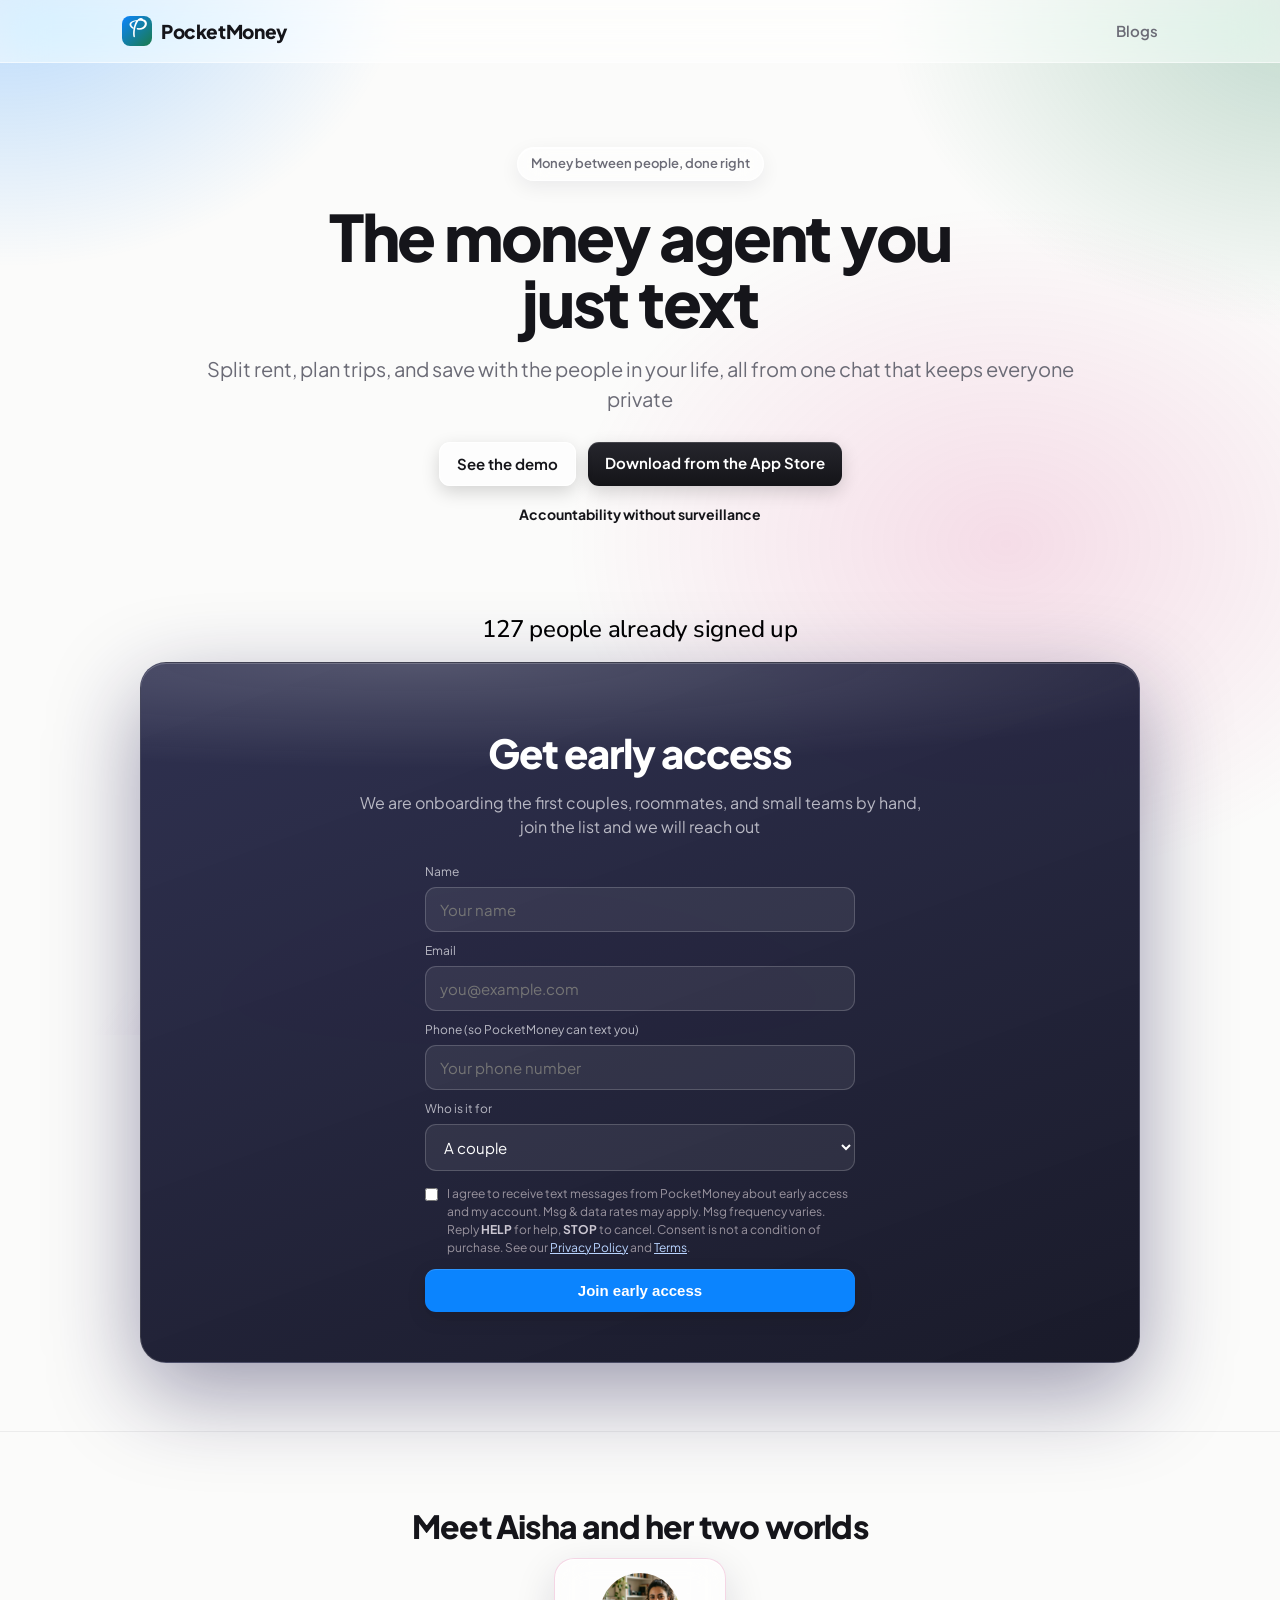
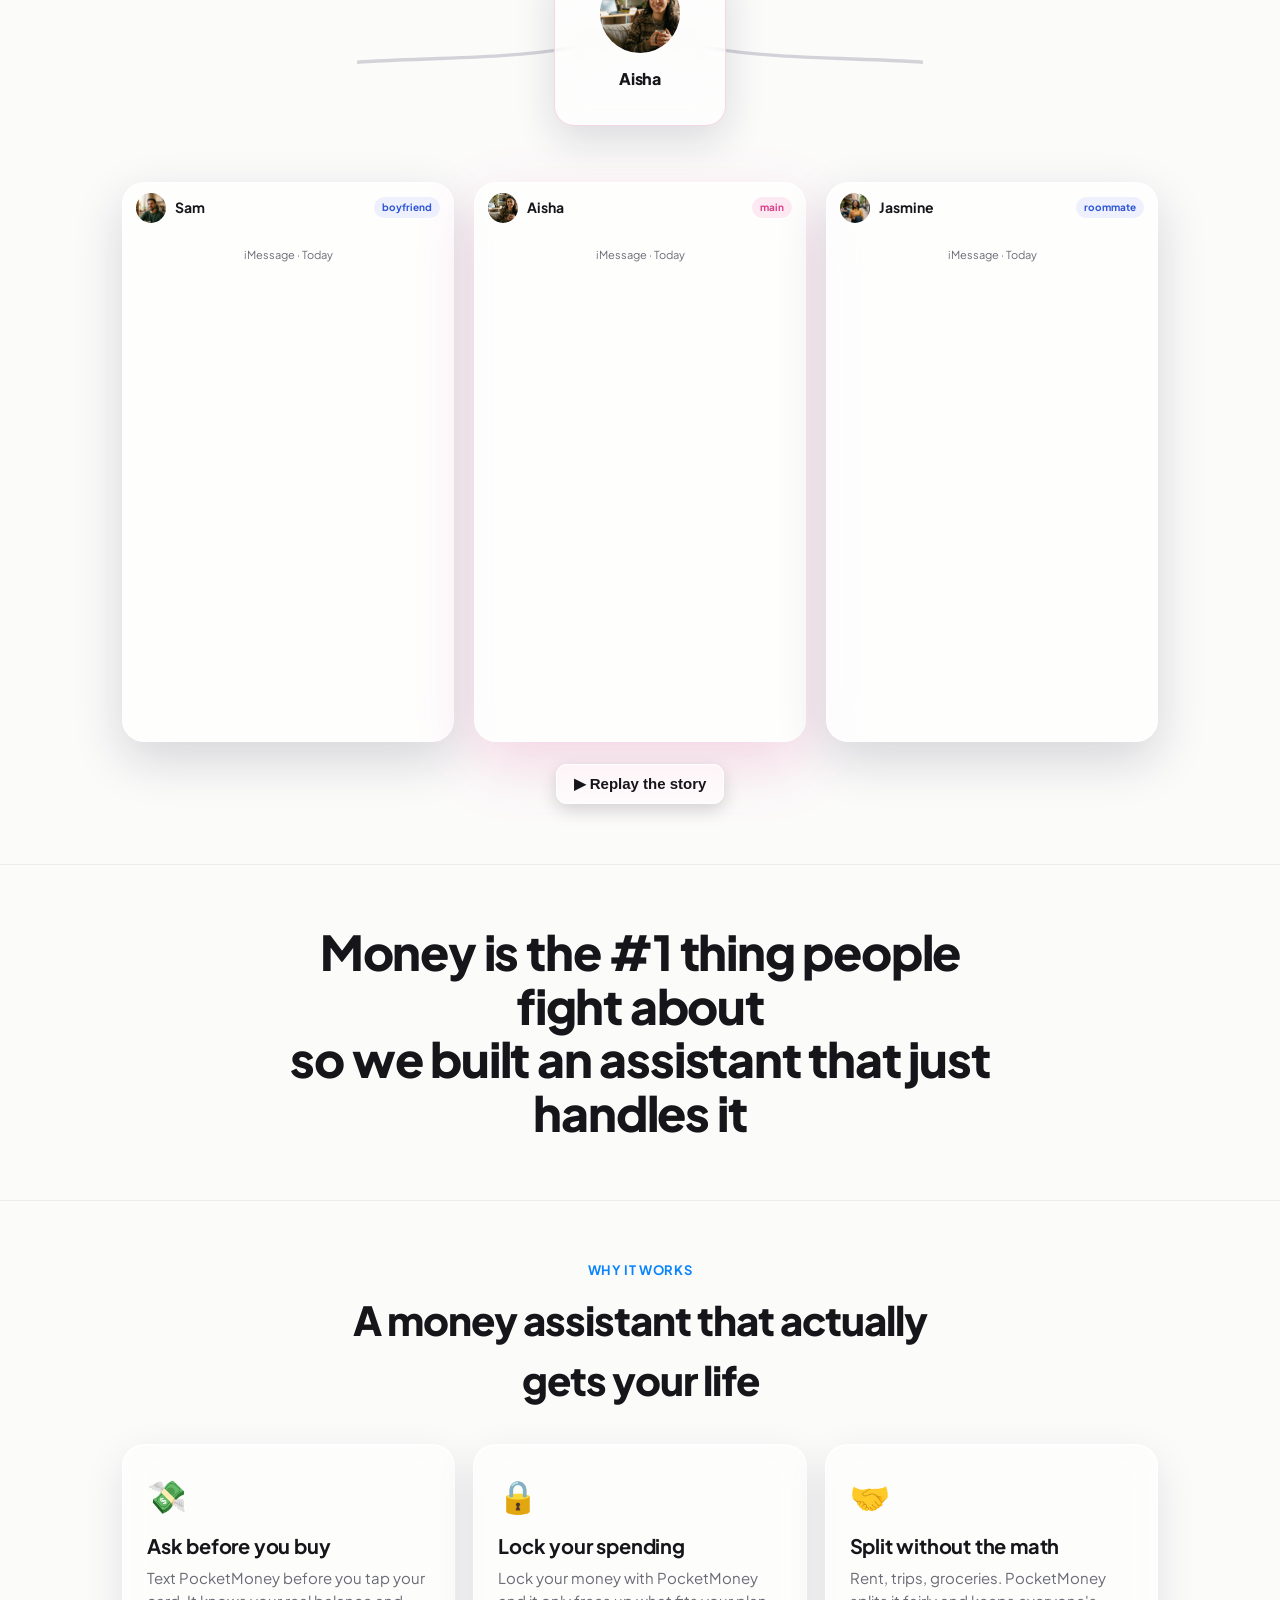
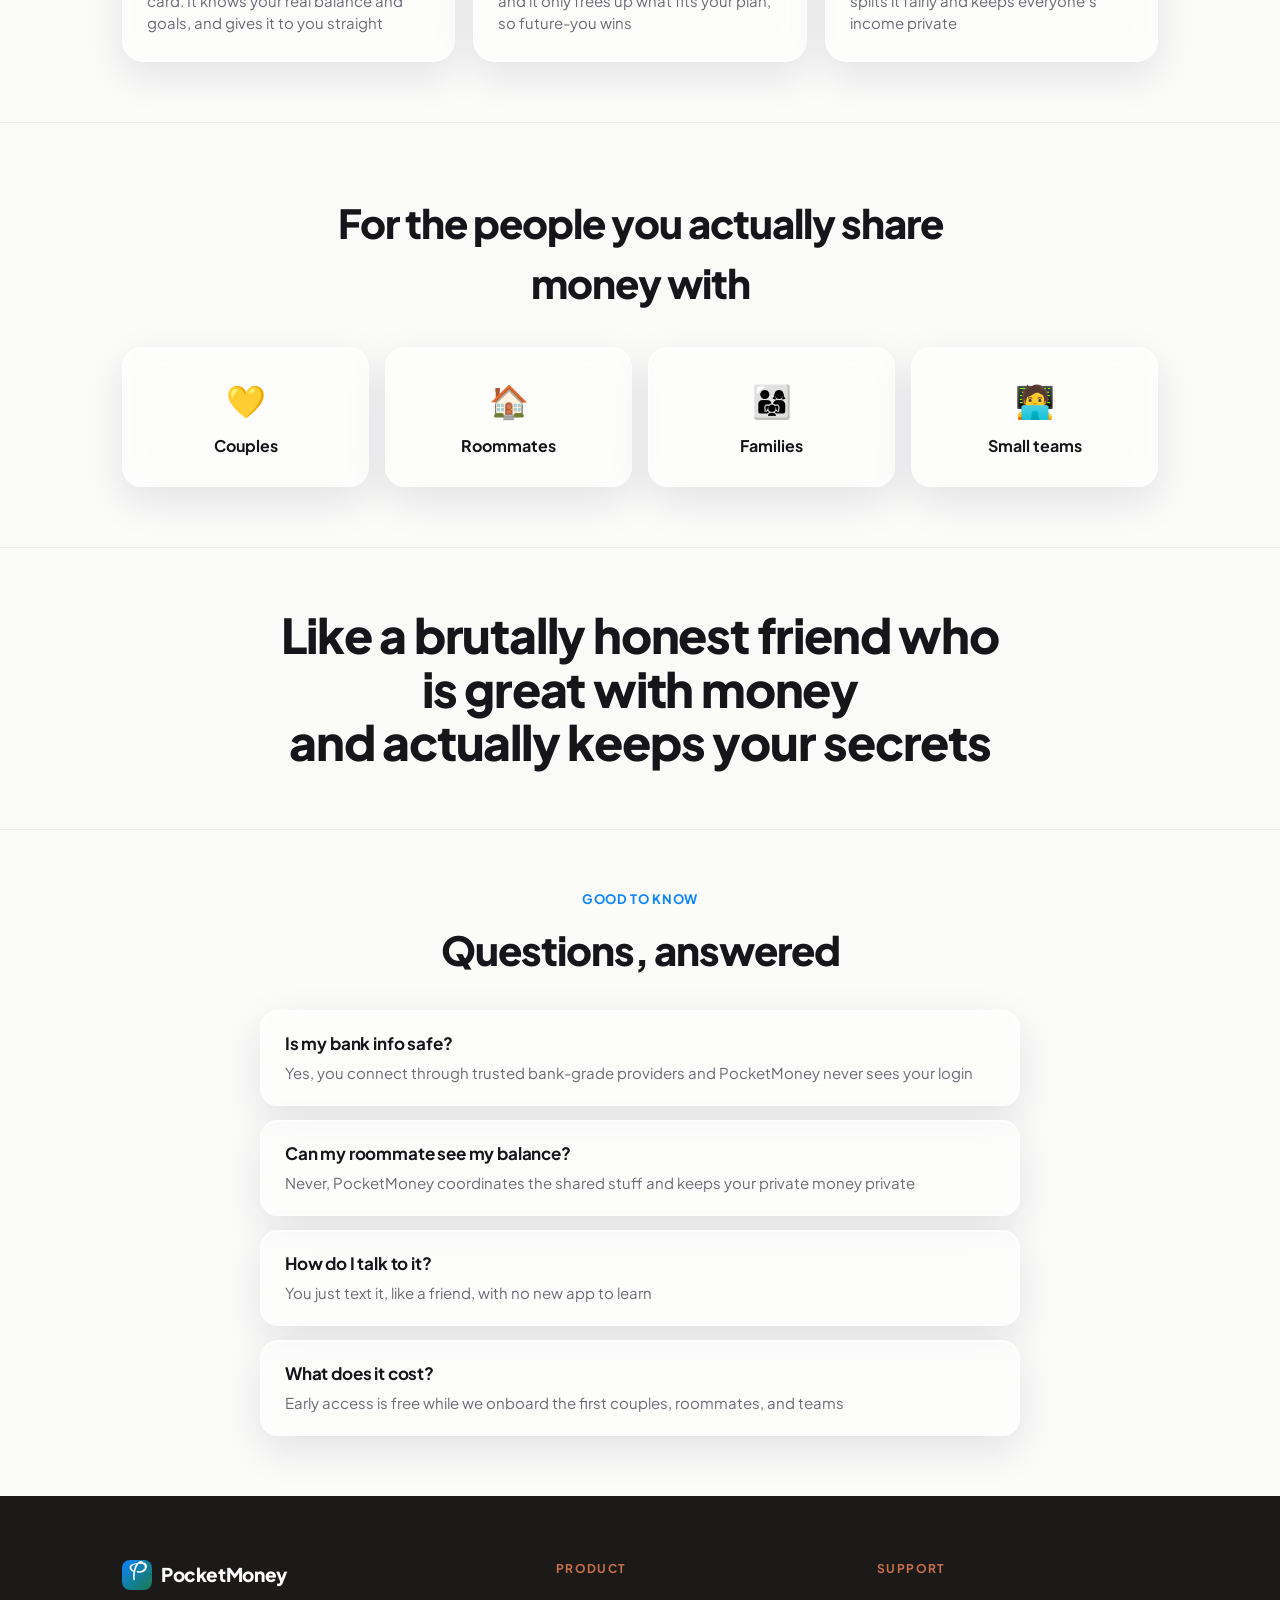
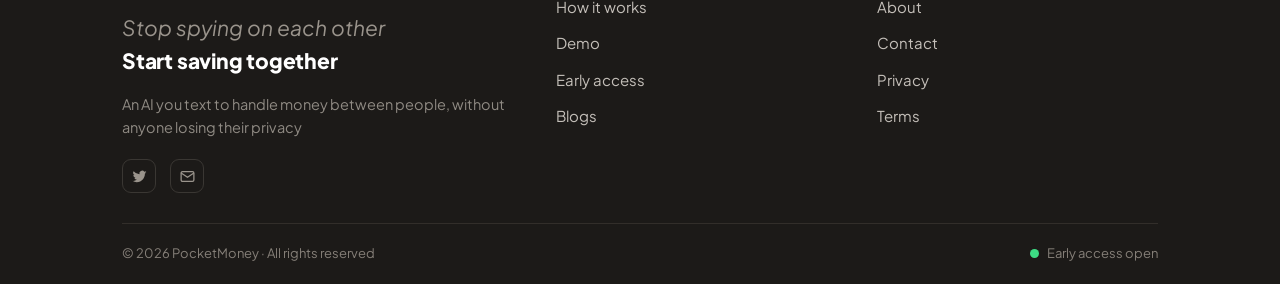
<file: index.html>
<!DOCTYPE html>
<html lang="en">
<head>
<meta charset="UTF-8" />
<meta name="viewport" content="width=device-width, initial-scale=1" />
<title>PocketMoney — the money agent you text</title>
  <link rel="icon" href="favicon.ico" sizes="any">
  <link rel="icon" type="image/png" href="favicon-32.png" sizes="32x32">
  <link rel="apple-touch-icon" href="apple-touch-icon.png">
<meta name="description" content="An AI you text to handle money between people. Split rent, check before you buy, save together, without anyone losing their privacy." />
<meta property="og:title" content="PocketMoney — the money agent you text" />
<meta property="og:description" content="Accountability without surveillance. The AI that handles money between people." />
<link rel="preconnect" href="https://fonts.googleapis.com">
<link rel="preconnect" href="https://fonts.gstatic.com" crossorigin>
<link href="https://fonts.googleapis.com/css2?family=Nunito+Sans:wght@400;500;600&family=Plus+Jakarta+Sans:wght@400;500;600;700;800&display=swap" rel="stylesheet">
<style>
  @font-face{font-family:'Fuggles';src:url(fonts/fuggles.woff2) format('woff2');font-weight:400;font-display:swap}

  :root{ --ink:#15151a; --muted:#6b6b76; --line:#ececec; --blue:#0b84fe; --green:#1a7a4a; --bg:#fbfbfa; --font:'Plus Jakarta Sans',-apple-system,BlinkMacSystemFont,"Segoe UI",Helvetica,Arial,sans-serif; }
  *{box-sizing:border-box;margin:0;padding:0}
  html{scroll-behavior:smooth}
  body{font-family:var(--font);background:var(--bg);color:var(--ink);-webkit-font-smoothing:antialiased;line-height:1.5}
  .wrap{max-width:1080px;margin:0 auto;padding:0 22px}
  a{color:inherit;text-decoration:none}
  /* wallet logo */
  .logo{width:30px;height:30px;border-radius:8px;background:linear-gradient(135deg,#0b84fe,#1a7a4a);display:inline-flex;align-items:center;justify-content:center;color:#fff;font-family:'Fuggles',cursive;font-size:26px;line-height:1;padding-bottom:3px}
  .logo svg{width:18px;height:18px}
  /* nav */
  nav{position:sticky;top:0;z-index:40;background:rgba(251,251,250,.8);backdrop-filter:saturate(160%) blur(10px);border-bottom:1px solid var(--line)}
  nav .row{display:flex;align-items:center;justify-content:space-between;height:62px}
  .brand{display:flex;align-items:center;gap:9px;font-weight:800;font-size:19px;letter-spacing:-.02em}
  .btn{display:inline-block;background:var(--ink);color:#fff;font-weight:650;font-size:15px;padding:10px 17px;border-radius:11px;border:none;cursor:pointer;transition:transform .25s cubic-bezier(.2,.8,.2,1),opacity .25s ease,box-shadow .25s ease}
  .btn:hover{opacity:.94;transform:translateY(-1px);box-shadow:0 6px 18px rgba(0,0,0,.12)}
  .btn:active{transform:translateY(0)}
  .btn.line{background:#fff;color:var(--ink);border:1px solid var(--line)}
  /* signup social-proof counter */
  .signup-count{text-align:center;color:#000;font-family:'Nunito Sans',var(--font);font-weight:500;font-size:24px;line-height:1.2;margin:0 0 18px;letter-spacing:-.01em}
  .signup-count span{font-variant-numeric:tabular-nums}
  /* scroll reveal */
  .reveal{opacity:0;transform:translateY(42px);transition:opacity 5.4s cubic-bezier(.16,1,.3,1),transform 5.4s cubic-bezier(.16,1,.3,1)}
  .reveal.in{opacity:1;transform:none}
  /* gentle stagger within grouped reveals */
  .feat-grid .feat:nth-child(2),.who-grid .who:nth-child(2),.faq .qa:nth-child(2){transition-delay:.5s}
  .feat-grid .feat:nth-child(3),.who-grid .who:nth-child(3),.faq .qa:nth-child(3){transition-delay:1s}
  .who-grid .who:nth-child(4),.faq .qa:nth-child(4){transition-delay:1.5s}
  .rise{animation:rise 4s cubic-bezier(.16,1,.3,1) both}
  @keyframes rise{from{opacity:0;transform:translateY(32px)}to{opacity:1;transform:none}}
  @media (prefers-reduced-motion: reduce){.reveal{transition:none;opacity:1;transform:none}.rise{animation:none}}
  /* hero */
  .hero{text-align:center;padding:84px 0 30px}
  .pill{display:inline-block;font-size:13px;font-weight:600;color:var(--muted);border:1px solid var(--line);background:#fff;padding:6px 13px;border-radius:999px;margin-bottom:22px}
  h1{font-size:clamp(36px,6.4vw,64px);line-height:1.04;letter-spacing:-.035em;font-weight:820;max-width:15ch;margin:0 auto 18px}
  .sub{font-size:clamp(17px,2.3vw,20px);color:var(--muted);max-width:58ch;margin:0 auto 28px}
  .cta{display:flex;gap:12px;justify-content:center;flex-wrap:wrap}
  .tagline{margin-top:18px;font-size:14px;color:var(--muted)}
  .tagline b{color:var(--ink)}
  /* section */
  section{padding:60px 0;border-top:1px solid var(--line)}
  .statement{padding:60px 0}
  @media(max-width:820px){
    .cast{display:none !important}       /* avatars already head each chat in the pane headers */
    section{padding:40px 0}
    .statement{padding:40px 0}
    /* swipeable chats on phones, Aisha shows first */
    .stage{display:flex !important;max-width:100% !important;overflow-x:auto;scroll-snap-type:x mandatory;gap:14px;padding:4px 6px 12px;-webkit-overflow-scrolling:touch}
    .stage::-webkit-scrollbar{display:none}
    .phone{flex:0 0 80%;scroll-snap-align:start;height:540px}
    .phone.mid{order:-1}                  /* Aisha first */
  }
  .eyebrow{font-size:13px;font-weight:700;color:var(--blue);letter-spacing:.05em;text-transform:uppercase;text-align:center}
  h2{font-size:clamp(26px,4vw,40px);letter-spacing:-.025em;margin:10px auto 8px;max-width:22ch;text-align:center;font-weight:800}
  .lead{color:var(--muted);font-size:17px;max-width:56ch;margin:0 auto;text-align:center}
  /* hub */
  .hub{position:relative;width:560px;max-width:96vw;height:392px;margin:34px auto 6px}
  .demo-title{font-size:clamp(24px,3.4vw,32px);font-weight:800;letter-spacing:-.025em;text-align:center;margin-bottom:2px}
  .cast{display:grid;grid-template-columns:repeat(3,1fr);gap:20px;max-width:1200px;margin:14px auto -2px;position:relative;padding-top:8px}
  @media(max-width:820px){.cast{grid-template-columns:1fr;max-width:440px;gap:10px;padding-top:0}}
  .castlines{position:absolute;inset:0;width:100%;height:100%;overflow:visible;pointer-events:none}
  .castlines path{fill:none;stroke:#d2d2d8;stroke-width:2.5;stroke-dasharray:340;stroke-dashoffset:340;transition:stroke-dashoffset 1.2s ease}
  .cast.draw .castlines path{stroke-dashoffset:0}
  @media(max-width:820px){.castlines{display:none}}
  .cnode{justify-self:center;background:#fff;border:1px solid var(--line);border-radius:20px;padding:14px 18px;text-align:center;width:172px;box-shadow:0 10px 30px rgba(20,20,40,.07);opacity:0;transform:translateY(16px) scale(.96);transition:all .8s cubic-bezier(.2,.8,.2,1)}
  .cnode.in{opacity:1;transform:none}
  .cnode.mid{margin-top:-14px;border-color:#f3cfe1}
  .cnode img{width:66px;height:66px;border-radius:50%;object-fit:cover;margin-bottom:8px}
  .cnode.mid img{width:80px;height:80px}
  .cnode .nm{font-weight:800;font-size:16px;letter-spacing:-.01em}
  .cnode .r{font-size:12px;color:var(--muted);font-weight:700;margin-top:2px}
  .democap{text-align:center;min-height:34px;margin:10px 0 14px}
  .democap span{display:inline-block;background:var(--ink);color:#fff;font-size:14px;font-weight:600;padding:8px 17px;border-radius:999px;opacity:0;transition:opacity .4s ease}
  .hub svg.lk{position:absolute;inset:0;width:100%;height:100%;overflow:visible}
  .hub svg.lk path{fill:none;stroke:#d7d7da;stroke-width:2.5;stroke-dasharray:360;stroke-dashoffset:360;transition:stroke-dashoffset 1.4s ease}
  .hub.draw svg.lk path{stroke-dashoffset:0}
  .hub .node{position:absolute;background:#fff;border:1px solid var(--line);border-radius:18px;padding:14px;width:138px;text-align:center;box-shadow:0 10px 30px rgba(0,0,0,.06);opacity:0;transform:translateY(16px) scale(.96);transition:all .8s cubic-bezier(.2,.8,.2,1)}
  .hub .node.in{opacity:1;transform:none}
  .hub .node img{width:64px;height:64px;border-radius:50%;object-fit:cover;margin-bottom:7px}
  .hub .node .nm{font-weight:800;font-size:15px}
  .hub .node.center{left:calc(50% - 76px);top:0;width:152px}
  .hub .node.center img{width:78px;height:78px}
  .hub .node.s{left:6px;top:200px}
  .hub .node.j{right:6px;top:200px}
  .hub .big{position:absolute;top:356px;width:150px;text-align:center;font-size:22px;font-weight:800;letter-spacing:-.01em;opacity:0;transform:translateY(10px);transition:all .8s cubic-bezier(.2,.8,.2,1)}
  .hub .big.in{opacity:1;transform:none}
  .hub .big.s{left:0}.hub .big.j{right:0}
  /* chat demo */
  .stage{display:grid;grid-template-columns:repeat(3,1fr);gap:20px;max-width:1200px;margin:14px auto 0}
  @media(max-width:820px){.stage,.stage-labels{grid-template-columns:1fr;max-width:440px}}
  .stage-labels{display:grid;grid-template-columns:repeat(3,1fr);gap:20px;max-width:1200px;margin:26px auto 0}
  .stage-labels div{text-align:center;font-weight:800;font-size:17px;letter-spacing:-.01em;display:flex;align-items:center;justify-content:center;gap:7px}
  .stage-labels .rel{font-size:12px;font-weight:700;color:var(--muted)}
  .phone{background:#fff;border:1px solid var(--line);border-radius:22px;box-shadow:0 14px 40px rgba(20,20,40,.08);display:flex;flex-direction:column;height:560px;overflow:hidden}
  .phone.mid{box-shadow:0 16px 46px rgba(217,64,138,.16)}
  .phead{padding:10px 13px;border-bottom:1px solid var(--line);display:flex;align-items:center;gap:9px;background:#fafafb}
  .phead img{width:30px;height:30px;border-radius:50%;object-fit:cover}
  .phead .nm{font-weight:700;font-size:14px;flex:1}
  .phead .tag{font-size:10px;font-weight:700;padding:3px 8px;border-radius:999px;background:#eef1fd;color:#2f56d6}
  .phead .tag.mid{background:#fde9f2;color:#d9408a}
  .feed{flex:1;overflow-y:auto;padding:13px;display:flex;flex-direction:column;gap:6px}
  .day{align-self:center;color:var(--muted);font-size:11px;margin:0 0 6px}
  .b{font-size:13.5px;line-height:1.36;padding:8px 12px;border-radius:17px;max-width:88%;word-wrap:break-word;animation:pop .5s cubic-bezier(.2,.8,.2,1)}
  @keyframes pop{from{opacity:0;transform:translateY(10px)}to{opacity:1;transform:none}}
  .b.me{align-self:flex-end;background:var(--blue);color:#fff;border-bottom-right-radius:5px}
  .b.bot{align-self:flex-start;background:#f4f6fe;border:1px solid #e1e8fb;border-bottom-left-radius:5px;display:flex;gap:7px;align-items:flex-start}
  .b.bot .pa{width:20px;height:20px;border-radius:50%;flex:none;background:linear-gradient(135deg,#0b84fe,#1a7a4a);display:flex;align-items:center;justify-content:center}
  .b.bot .pa svg{width:12px;height:12px}
  .b.typing .dots{display:flex;gap:4px;padding:3px 0}
  .b.typing i{width:6px;height:6px;border-radius:50%;background:#b5b5bd;animation:bln 1.2s infinite}
  .b.typing i:nth-child(2){animation-delay:.2s}.b.typing i:nth-child(3){animation-delay:.4s}
  @keyframes bln{0%,60%,100%{opacity:.3}30%{opacity:1}}
  .goal{margin-top:5px;align-self:flex-start;background:#fff;border:1px solid #e1e8fb;border-radius:13px;padding:9px 11px;max-width:88%}
  .goal .lbl{font-size:11px;color:var(--muted);margin-bottom:5px}
  .goal .bar{height:7px;border-radius:5px;background:#ececf1;overflow:hidden}
  .goal .fill{height:100%;background:linear-gradient(90deg,#0b84fe,#1a7a4a);transition:width 1.6s cubic-bezier(.2,.8,.2,1)}
  .replay{display:block;margin:22px auto 0}
  /* Cleo-style scroll sections */
  .statement{text-align:center}
  .statement h2{font-size:clamp(28px,4.6vw,48px);max-width:22ch;line-height:1.12;margin:0 auto}
  .feat-grid{display:grid;grid-template-columns:repeat(3,1fr);gap:18px;margin-top:34px}
  @media(max-width:820px){.feat-grid{grid-template-columns:1fr}}
  .feat{border-radius:22px;padding:26px 24px;text-align:left}
  .feat .fic{font-size:32px}
  .feat h3{font-size:20px;margin:12px 0 6px;letter-spacing:-.01em}
  .feat p{color:var(--muted);font-size:15px}
  .who-grid{display:grid;grid-template-columns:repeat(4,1fr);gap:16px;margin-top:34px}
  @media(max-width:820px){.who-grid{grid-template-columns:repeat(2,1fr)}}
  .who{border-radius:20px;padding:28px 16px;text-align:center;font-size:32px;display:flex;flex-direction:column;align-items:center;gap:10px}
  .who span{font-size:16px;font-weight:700;color:var(--ink)}
  .faq{max-width:760px;margin:30px auto 0;display:grid;gap:14px}
  .qa{border-radius:18px;padding:20px 24px;text-align:left}
  .qa h4{font-size:17px;margin-bottom:6px;letter-spacing:-.01em}
  .qa p{color:var(--muted);font-size:15px}
  /* signup */
  .signup{background:var(--ink);color:#fff;border-radius:26px;padding:50px 24px;text-align:center;margin:8px auto;max-width:1000px}
  .signup h2{color:#fff}
  .signup p{color:#b9b9c4;max-width:48ch;margin:6px auto 24px}
  form{max-width:430px;margin:0 auto;display:flex;flex-direction:column;gap:10px;text-align:left}
  form label{font-size:12px;color:#b9b9c4;margin-bottom:-4px}
  form input,form select{width:100%;padding:12px 14px;border-radius:11px;border:1px solid #3a3a44;background:#1f1f27;color:#fff;font-size:15px;font-family:inherit}
  form input:focus,form select:focus{outline:2px solid var(--blue);border-color:transparent}
  form .btn{margin-top:6px;padding:13px;background:var(--blue)}
  .hp{position:absolute;left:-9999px}
  .consent{display:flex;gap:9px;align-items:flex-start;margin-top:4px}
  .consent input{width:auto;flex:0 0 auto;margin-top:3px;accent-color:var(--blue)}
  .consent span{font-size:12px;line-height:1.5;color:#9a949f}
  .consent a{color:#b9d4ff;text-decoration:underline}
  .consent b{color:#cbc7d2}
  #thanks{display:none;color:#fff;font-size:17px}#thanks b{color:#7fe0a6}
  #formerr{display:none;color:#ffb4b4;font-size:14px;margin-top:12px;text-align:center}
  .navr{display:flex;align-items:center;gap:18px}
  .navlink{font-weight:600;font-size:15px;color:var(--muted);text-decoration:none;transition:color .2s ease}
  .navlink:hover{color:var(--ink)}
  @media(max-width:480px){nav .row{gap:12px}.brand{font-size:16px;gap:7px}.navr{gap:12px}.navlink{font-size:14px}.navr .btn{font-size:13px;padding:8px 11px;white-space:nowrap}}
  /* footer (Khanflow style) */
  footer{background:#1c1a18;color:#cفc;color:#cbc7c2}
  footer{background:#1c1a18;color:#cbc7c2}
  .fgrid{display:grid;grid-template-columns:1.4fr 1fr 1fr;gap:40px;padding:64px 0 30px}
  @media(max-width:760px){.fgrid{grid-template-columns:1fr;gap:30px}}
  footer .brand{color:#fff}
  .fitalic{font-style:italic;color:#9a948c;font-size:21px;margin-top:22px}
  .fbold{font-weight:800;color:#fff;font-size:21px;letter-spacing:-.01em;margin-top:2px}
  .fdesc{color:#8f8a83;font-size:14.5px;max-width:38ch;margin-top:16px;line-height:1.6}
  .fsoc{display:flex;gap:14px;margin-top:20px}
  .fsoc a{width:34px;height:34px;border:1px solid #3a3733;border-radius:9px;display:flex;align-items:center;justify-content:center;color:#9a948c;transition:color .25s ease,border-color .25s ease,transform .25s ease}
  .fsoc a:hover{color:#fff;border-color:#5a5650;transform:translateY(-1px)}
  .fsoc svg{width:17px;height:17px}
  .fcol h4{color:#c9714f;font-size:12px;font-weight:700;letter-spacing:.12em;text-transform:uppercase;margin-bottom:18px}
  .fcol a{display:block;color:#c4bfb9;font-size:15px;margin-bottom:14px;transition:color .22s ease}
  .fcol a:hover{color:#fff}
  .fbar{border-top:1px solid #322e2a;display:flex;align-items:center;justify-content:space-between;padding:20px 0;font-size:13px;color:#857f78;flex-wrap:wrap;gap:10px}
  .status{display:flex;align-items:center;gap:8px}
  .status .dot{width:9px;height:9px;border-radius:50%;background:#3ddc84}
  /* ── iOS-style liquid glass ─────────────────────────────────── */
  body{position:relative}
  body::before{content:'';position:fixed;inset:-15%;z-index:-2;pointer-events:none;
    background:
      radial-gradient(40% 44% at 12% 8%, rgba(11,132,254,.30), transparent 60%),
      radial-gradient(42% 46% at 90% 12%, rgba(26,122,74,.26), transparent 60%),
      radial-gradient(44% 48% at 72% 58%, rgba(217,64,138,.16), transparent 60%),
      radial-gradient(50% 54% at 44% 114%, rgba(123,47,181,.24), transparent 60%);
    animation:aurora 22s ease-in-out infinite alternate}
  @keyframes aurora{from{transform:translate3d(0,0,0) scale(1)}to{transform:translate3d(1%,-3%,0) scale(1.07)}}
  nav{background:rgba(255,255,255,.5)!important;backdrop-filter:saturate(180%) blur(22px);-webkit-backdrop-filter:saturate(180%) blur(22px);border-bottom:1px solid rgba(255,255,255,.55)}
  .pill{background:rgba(255,255,255,.55);backdrop-filter:blur(14px) saturate(160%);-webkit-backdrop-filter:blur(14px) saturate(160%);border:1px solid rgba(255,255,255,.75);box-shadow:0 6px 20px rgba(20,20,40,.07),inset 0 1px 0 rgba(255,255,255,.85)}
  .btn{background:linear-gradient(180deg,#26262d,#141418);box-shadow:0 6px 18px rgba(0,0,0,.16),inset 0 1px 0 rgba(255,255,255,.14)}
  .btn.line{background:rgba(255,255,255,.5);backdrop-filter:blur(12px) saturate(160%);-webkit-backdrop-filter:blur(12px) saturate(160%);border:1px solid rgba(255,255,255,.8)}
  .phone{background:rgba(255,255,255,.5)!important;backdrop-filter:blur(20px) saturate(170%);-webkit-backdrop-filter:blur(20px) saturate(170%);border:1px solid rgba(255,255,255,.65);box-shadow:0 18px 50px rgba(20,20,50,.16),inset 0 1px 0 rgba(255,255,255,.8)}
  .phone.mid{box-shadow:0 22px 60px rgba(217,64,138,.2),inset 0 1px 0 rgba(255,255,255,.8)}
  .phead{background:rgba(255,255,255,.4)!important;border-bottom:1px solid rgba(255,255,255,.5)}
  .feed{background:rgba(255,255,255,.42)!important}
  .b.bot{background:rgba(244,246,254,.86)!important}
  .cnode{background:rgba(255,255,255,.6)!important;backdrop-filter:blur(16px) saturate(160%);-webkit-backdrop-filter:blur(16px) saturate(160%);border:1px solid rgba(255,255,255,.75);box-shadow:0 14px 40px rgba(20,20,50,.14),inset 0 1px 0 rgba(255,255,255,.9)}
  .cnode.mid{border:1px solid rgba(243,207,225,.85)!important}
  .feat,.who,.qa{background:rgba(255,255,255,.52)!important;backdrop-filter:blur(18px) saturate(160%);-webkit-backdrop-filter:blur(18px) saturate(160%);border:1px solid rgba(255,255,255,.7);box-shadow:0 14px 40px rgba(20,20,50,.1),inset 0 1px 0 rgba(255,255,255,.85)}
  .signup{position:relative;overflow:hidden;background:linear-gradient(160deg, rgba(30,32,66,.92), rgba(13,14,30,.95))!important;backdrop-filter:blur(26px) saturate(160%);-webkit-backdrop-filter:blur(26px) saturate(160%);border:1px solid rgba(255,255,255,.14);box-shadow:0 30px 90px rgba(24,18,70,.42),inset 0 1px 0 rgba(255,255,255,.2)}
  .signup::before{content:'';position:absolute;top:0;left:0;right:0;height:150px;background:radial-gradient(120% 100% at 28% 0%, rgba(255,255,255,.18), transparent 70%);pointer-events:none;z-index:0}
  .signup>*{position:relative;z-index:1}
  .signup input,.signup select{background:rgba(255,255,255,.07)!important;border:1px solid rgba(255,255,255,.18)!important}
  .democap span{background:rgba(20,20,28,.62);backdrop-filter:blur(14px);-webkit-backdrop-filter:blur(14px);border:1px solid rgba(255,255,255,.14)}
  @media (prefers-reduced-motion: reduce){body::before{animation:none}}
</style>
<noscript><style>.reveal{opacity:1!important;transform:none!important}.rise{animation:none!important;opacity:1!important}</style></noscript>
  <!-- PostHog web analytics (privacy-first: no session recording) -->
  <script>
    !function(t,e){var o,n,p,r;e.__SV||(window.posthog=e,e._i=[],e.init=function(i,s,a){function g(t,e){var o=e.split(".");2==o.length&&(t=t[o[0]],e=o[1]),t[e]=function(){t.push([e].concat(Array.prototype.slice.call(arguments,0)))}}(p=t.createElement("script")).type="text/javascript",p.crossOrigin="anonymous",p.async=!0,p.src=s.api_host.replace(".i.posthog.com","-assets.i.posthog.com")+"/static/array.js",(r=t.getElementsByTagName("script")[0]).parentNode.insertBefore(p,r);var u=e;for(void 0!==a?u=e[a]=[]:a="posthog",u.people=u.people||[],u.toString=function(t){var e="posthog";return"posthog"!==a&&(e+="."+a),t||(e+=" (stub)"),e},u.people.toString=function(){return u.toString(1)+".people (stub)"},o="init capture register register_once register_for_session unregister unregister_for_session getFeatureFlag getFeatureFlagPayload isFeatureEnabled reloadFeatureFlags updateEarlyAccessFeatureEnrollment getEarlyAccessFeatures on onFeatureFlags onSessionId getSurveys getActiveMatchingSurveys renderSurvey canRenderSurvey getNextSurveyStep identify setPersonProperties group resetGroups setPersonPropertiesForFlags resetPersonPropertiesForFlags setGroupPropertiesForFlags resetGroupPropertiesForFlags reset get_distinct_id getGroups get_session_id get_session_replay_url alias set_config startSessionRecording stopSessionRecording capturedForSessionRecording get_session_recording_status log optIn optOut".split(" "),n=0;n<o.length;n++)g(u,o[n]);e._i.push([i,s,a])},e.__SV=1)}(document,window.posthog||[]);
    posthog.init('phc_vDGzgaGSYCHzjmmtXt4KbbL6Bm7c357qby8rYuPzvGn6', {
      api_host: 'https://us.i.posthog.com',
      person_profiles: 'identified_only',
      disable_session_recording: true
    });
  </script>
</head>
<body>
  <nav><div class="wrap row">
    <div class="brand"><span class="logo" id="navlogo"></span>PocketMoney</div>
    <div class="navr"><a class="navlink" href="/blogs/">Blogs</a></div>
  </div></nav>

  <header class="hero"><div class="wrap">
    <span class="pill rise" style="animation-delay:.05s">Money between people, done right</span>
    <h1 class="rise" style="animation-delay:.14s">The money agent you just text</h1>
    <p class="sub rise" style="animation-delay:.24s">Split rent, plan trips, and save with the people in your life, all from one chat that keeps everyone private</p>
    <div class="cta rise" style="animation-delay:.34s">
      <a href="#demo" class="btn line">See the demo</a>
      <a href="https://apps.apple.com/us/app/pocketmoney-money-agent/id6804744618" class="btn" target="_blank" rel="noopener">Download from the App Store</a>
    </div>
    <p class="tagline rise" style="animation-delay:.44s"><b>Accountability without surveillance</b></p>
  </div></header>

  <section id="signup" style="border:none"><div class="wrap">
    <p class="signup-count reveal"><span id="signupCount">127</span> people already signed up</p>
    <div class="signup reveal">
      <h2>Get early access</h2>
      <p>We are onboarding the first couples, roommates, and small teams by hand, join the list and we will reach out</p>
      <form id="ea" novalidate>
        <p class="hp"><label>Skip<input name="bot-field" tabindex="-1" autocomplete="off" /></label></p>
        <label for="n">Name</label><input id="n" name="name" type="text" placeholder="Your name" required />
        <label for="e">Email</label><input id="e" name="email" type="email" placeholder="you@example.com" required />
        <label for="p">Phone (so PocketMoney can text you)</label><input id="p" name="phone" type="tel" placeholder="Your phone number" required />
        <label for="r">Who is it for</label>
        <select id="r" name="role"><option>A couple</option><option>Roommates</option><option>A small team</option><option>Just me</option></select>
        <label class="consent"><input id="c" name="sms_consent" type="checkbox" value="yes" required /><span>I agree to receive text messages from PocketMoney about early access and my account. Msg &amp; data rates may apply. Msg frequency varies. Reply <b>HELP</b> for help, <b>STOP</b> to cancel. Consent is not a condition of purchase. See our <a href="/privacy.html">Privacy Policy</a> and <a href="/terms.html">Terms</a>.</span></label>
        <button class="btn" type="submit">Join early access</button>
      </form>
      <div id="thanks">✅ <b>You are on the list</b> we will text you when it is your turn</div>
      <div id="formerr"></div>
    </div>
  </div></section>

  <section id="demo"><div class="wrap">
    <h2 class="demo-title reveal">Meet Aisha and her two worlds</h2>

    <div class="cast">
      <svg class="castlines" viewBox="0 0 1200 120" preserveAspectRatio="none">
        <path d="M600 28 C 600 92, 200 54, 200 88"/>
        <path d="M600 28 C 600 92, 1000 54, 1000 88"/>
      </svg>
      <div class="cnode"><img src="avatars/sam.png"><div class="nm">Sam</div><div class="r">💛 Boyfriend</div></div>
      <div class="cnode mid"><img src="avatars/maya.png"><div class="nm">Aisha</div></div>
      <div class="cnode"><img src="avatars/jesmine.png"><div class="nm">Jasmine</div><div class="r">🏠 Roommate</div></div>
    </div>
    <div class="democap"><span id="dcap"></span></div>
    <div class="stage">
      <div class="phone"><div class="phead"><img src="avatars/sam.png"><span class="nm">Sam</span><span class="tag">boyfriend</span></div><div class="feed" id="f-sam"><div class="day">iMessage · Today</div></div></div>
      <div class="phone mid"><div class="phead"><img src="avatars/maya.png"><span class="nm">Aisha</span><span class="tag mid">main</span></div><div class="feed" id="f-maya"><div class="day">iMessage · Today</div></div></div>
      <div class="phone"><div class="phead"><img src="avatars/jesmine.png"><span class="nm">Jasmine</span><span class="tag">roommate</span></div><div class="feed" id="f-jesmine"><div class="day">iMessage · Today</div></div></div>
    </div>
    <button class="btn line replay" id="replay">▶ Replay the story</button>
  </div></section>

  <section class="statement"><div class="wrap">
    <h2 class="reveal">Money is the #1 thing people fight about<br>so we built an assistant that just handles it</h2>
  </div></section>

  <section><div class="wrap">
    <div class="eyebrow reveal">Why it works</div>
    <h2 class="reveal">A money assistant that actually gets your life</h2>
    <div class="feat-grid">
      <div class="feat reveal"><div class="fic">💸</div><h3>Ask before you buy</h3><p>Text PocketMoney before you tap your card. It knows your real balance and goals, and gives it to you straight</p></div>
      <div class="feat reveal"><div class="fic">🔒</div><h3>Lock your spending</h3><p>Lock your money with PocketMoney and it only frees up what fits your plan, so future-you wins</p></div>
      <div class="feat reveal"><div class="fic">🤝</div><h3>Split without the math</h3><p>Rent, trips, groceries. PocketMoney splits it fairly and keeps everyone's income private</p></div>
    </div>
  </div></section>

  <section><div class="wrap">
    <h2 class="reveal">For the people you actually share money with</h2>
    <div class="who-grid">
      <div class="who reveal">💛<span>Couples</span></div>
      <div class="who reveal">🏠<span>Roommates</span></div>
      <div class="who reveal">👨‍👩‍👧<span>Families</span></div>
      <div class="who reveal">🧑‍💻<span>Small teams</span></div>
    </div>
  </div></section>

  <section class="statement"><div class="wrap">
    <h2 class="reveal">Like a brutally honest friend who is great with money<br>and actually keeps your secrets</h2>
  </div></section>

  <section><div class="wrap">
    <div class="eyebrow reveal">Good to know</div>
    <h2 class="reveal">Questions, answered</h2>
    <div class="faq">
      <div class="qa reveal"><h4>Is my bank info safe?</h4><p>Yes, you connect through trusted bank-grade providers and PocketMoney never sees your login</p></div>
      <div class="qa reveal"><h4>Can my roommate see my balance?</h4><p>Never, PocketMoney coordinates the shared stuff and keeps your private money private</p></div>
      <div class="qa reveal"><h4>How do I talk to it?</h4><p>You just text it, like a friend, with no new app to learn</p></div>
      <div class="qa reveal"><h4>What does it cost?</h4><p>Early access is free while we onboard the first couples, roommates, and teams</p></div>
    </div>
  </div></section>

  <footer><div class="wrap">
    <div class="fgrid">
      <div class="reveal">
        <div class="brand"><span class="logo" id="flogo"></span>PocketMoney</div>
        <div class="fitalic">Stop spying on each other</div>
        <div class="fbold">Start saving together</div>
        <div class="fdesc">An AI you text to handle money between people, without anyone losing their privacy</div>
        <div class="fsoc">
          <a href="#" aria-label="Twitter"><svg viewBox="0 0 24 24" fill="currentColor"><path d="M22 5.9c-.7.3-1.5.5-2.3.6.8-.5 1.5-1.3 1.8-2.3-.8.5-1.7.8-2.6 1a4 4 0 0 0-6.9 3.7A11.4 11.4 0 0 1 3.7 4.6a4 4 0 0 0 1.2 5.4c-.6 0-1.2-.2-1.7-.5a4 4 0 0 0 3.2 4 4 4 0 0 1-1.8.1 4 4 0 0 0 3.7 2.8A8 8 0 0 1 2 18.1 11.3 11.3 0 0 0 8.1 20c7.4 0 11.5-6.2 11.5-11.5v-.5c.8-.6 1.5-1.3 2-2.1z"/></svg></a>
          <a href="#" aria-label="Email"><svg viewBox="0 0 24 24" fill="none" stroke="currentColor" stroke-width="1.8"><rect x="3" y="5" width="18" height="14" rx="2"/><path d="M3 7l9 6 9-6"/></svg></a>
        </div>
      </div>
      <div class="fcol reveal" style="transition-delay:.08s"><h4>Product</h4><a href="#demo">How it works</a><a href="#demo">Demo</a><a href="#signup">Early access</a><a href="/blogs/">Blogs</a></div>
      <div class="fcol reveal" style="transition-delay:.16s"><h4>Support</h4><a href="/about.html">About</a><a href="/contact.html">Contact</a><a href="/privacy.html">Privacy</a><a href="/terms.html">Terms</a></div>
    </div>
    <div class="fbar">
      <span>© 2026 PocketMoney · All rights reserved</span>
      <span class="status"><span class="dot"></span> Early access open</span>
    </div>
  </div></footer>

<script>
  document.getElementById('navlogo').textContent='P';
  document.getElementById('flogo').textContent='P';

  const feed=id=>document.getElementById('f-'+id);
  const sleep=ms=>new Promise(r=>setTimeout(r,ms));
  const readMs=t=>Math.min(2400,Math.max(1000,(t||'').length*27)); // dwell scales with length
  function bubble(p,text,me){
    const f=feed(p); const b=document.createElement('div'); b.className='b '+(me?'me':'bot');
    if(me){ b.textContent=text; }
    else { b.innerHTML='<span class="pa">P</span><span></span>'; b.lastChild.textContent=text; }
    f.appendChild(b);
    const mp=text.match(/\$([\d,]+)\s*\/\s*\$([\d,]+)\s*\((\d+)%\)/);
    if(mp){ const g=document.createElement('div'); g.className='goal'; g.innerHTML='<div class="lbl">Japan ✈️ fund</div><div class="bar"><div class="fill" style="width:0%"></div></div>'; f.appendChild(g); requestAnimationFrame(()=>g.querySelector('.fill').style.width=mp[3]+'%'); }
    f.scrollTop=f.scrollHeight;
  }
  async function typing(p,ms){ const f=feed(p); const t=document.createElement('div'); t.className='b bot typing'; t.innerHTML='<span class="pa">P</span><span class="dots"><i></i><i></i><i></i></span>'; f.appendChild(t); f.scrollTop=f.scrollHeight; await sleep(ms); t.remove(); }
  async function botMsg(p,text,myId){ await typing(p,900); if(myId!==runId) return; bubble(p,text,false); await sleep(readMs(text)); }

  // hardcoded story (em dashes allowed inside chat bubbles)
  // ['c', caption] narrates a beat; ['m', pane, me, text] is a chat message
  const story=[
    ['c',"Aisha eyes a $220 buy"],
    ['m','maya',1,"can I afford these $220 boots?"],
    ['m','maya',0,"$220? doable, but your Japan fund just shot me a look 👀 you're $2,600 away. want me to run it past Sam first?"],
    ['m','maya',1,"yeah run it by sam"],
    ['c',"PocketMoney checks with Sam privately, they never text each other here"],
    ['m','sam',0,"quick one 👀 Aisha's eyeing $220 boots and the trip fund is watching. green light, or save it for Japan? 🙏"],
    ['m','sam',1,"nah let's wait for the trip 🙏"],
    ['m','sam',0,"smart man. holding the boots hostage for now 🙏"],
    ['c',"Then it reports back in its own voice, not a forwarded message"],
    ['m','maya',0,"talked to Sam, you're both Team Japan ✈️ so the boots go on hold (they'll forgive you)"],
    ['c',"Jasmine locked her money with PocketMoney to actually save"],
    ['m','jesmine',1,"can I grab $60 for dinner tonight?"],
    ['m','jesmine',0,"🔓 lock check… you're good! releasing $60. $15 of fun money left this week, spend it wisely (or don't, I'm a money app not a cop) ✅"],
    ['m','jesmine',1,"and $90 for concert tickets?"],
    ['c',"It releases what fits her lock, and holds what doesn't"],
    ['m','jesmine',0,"🔒 oof, that's over your lock, only $15 left this week. holding it so future-you sends a thank-you note. want $15 now and the rest Monday?"],
    ['c',"Rent gets split fairly, with her income kept private"],
    ['m','maya',1,"can you sort the rent with jasmine?"],
    ['m','maya',0,"on it. your fair share is $1,306, sorted privately. I'll just tell Jasmine it's covered, no numbers, no drama. reply yes 👍"],
    ['m','maya',1,"yes do it"],
    ['m','maya',0,"rent handled, $1,306, gone ✅ one less thing rattling around your brain"],
    ['m','maya',0,"Rent $2,000 — Jasmine ✅ You ✅ covered for June 🏠 nailed it"],
    ['m','jesmine',0,"Rent $2,000 — Aisha ✅ You ✅ covered for June 🏠"],
    ['c',"A secret gift for Sam, invisible to everyone"],
    ['m','maya',1,"i wanna surprise sam with airpods, $180"],
    ['m','maya',0,"🎁 ooh sneaky, I love it. sealed lips 🤐 Sam won't see this, neither will Jasmine. stash $180? (reply yes)"],
    ['m','maya',1,"yes"],
    ['m','maya',0,"done, $180 tucked away for Sam's gift 🤐 our little secret"],
    ['c',"And a shared win toward the trip"],
    ['m','maya',1,"put $400 toward japan"],
    ['m','maya',0,"$400 straight into the Japan fund ✈️ look at you go"],
    ['m','maya',0,"Japan ✈️ — $2,800 / $5,000 (56%) 🎌 over halfway, let's gooo"],
    ['m','sam',0,"Japan ✈️ — $2,800 / $5,000 (56%) 🎌 over halfway!"],
    ['c',"One assistant, two relationships, privacy intact"],
  ];
  let runId=0;
  async function setCap(text,myId){ const c=document.getElementById('dcap'); c.style.opacity=0; await sleep(220); if(myId!==runId) return; c.textContent=text; c.style.opacity=1; await sleep(500); }
  async function play(myId){
    ['sam','maya','jesmine'].forEach(p=>feed(p).innerHTML='<div class="day">iMessage · Today</div>');
    const dc=document.getElementById('dcap'); dc.style.opacity=0; dc.textContent='';
    for(const s of story){
      if(myId!==runId) return;
      if(s[0]==='c'){ await setCap(s[1],myId); }
      else { const p=s[1],me=s[2],t=s[3]; if(me){ bubble(p,t,true); await sleep(readMs(t)); } else { await botMsg(p,t,myId); } }
    }
  }
  // branching intro: Aisha first, branches draw, then Sam & Jasmine + labels
  async function playHub(myId){
    const cast=document.querySelector('.cast');
    const mid=cast.querySelector('.cnode.mid'); const sides=cast.querySelectorAll('.cnode:not(.mid)');
    cast.classList.remove('draw'); cast.querySelectorAll('.cnode').forEach(b=>b.classList.remove('in'));
    await sleep(60); if(myId!==runId) return;
    mid.classList.add('in');
    setTimeout(()=>{ if(myId===runId) cast.classList.add('draw'); },520);
    setTimeout(()=>{ if(myId===runId) sides.forEach(b=>b.classList.add('in')); },980);
    await sleep(2100);
  }
  async function full(){ const myId=++runId; await playHub(myId); if(myId!==runId) return; await sleep(800); if(myId!==runId) return; await play(myId); }

  document.getElementById('replay').addEventListener('click',full);
  let started=false;
  function maybeStart(){ if(started) return; const r=document.getElementById('demo').getBoundingClientRect(); if(r.top < innerHeight*0.7 && r.bottom>0){ started=true; full(); } }
  addEventListener('scroll',maybeStart,{passive:true});
  addEventListener('load',maybeStart);
  maybeStart();

  // signup counter: roll 0 → target when it scrolls into view (same trigger as reveals)
  (function(){
    const el=document.getElementById('signupCount'); if(!el) return;
    const target=parseInt(el.textContent,10)||0;
    if(matchMedia('(prefers-reduced-motion: reduce)').matches){ el.textContent=target; return; }
    el.textContent='0';
    let started=false;
    function animate(){
      started=true;
      const dur=1400; let t0=null;
      function frame(ts){
        if(!t0) t0=ts;
        const p=Math.min((ts-t0)/dur,1), eased=1-Math.pow(1-p,3);
        el.textContent=Math.round(eased*target);
        if(p<1) requestAnimationFrame(frame); else el.textContent=target;
      }
      requestAnimationFrame(frame);
    }
    function check(){
      if(started) return;
      const r=el.getBoundingClientRect(), h=(innerHeight||800)*0.85;
      if(r.top<h && r.bottom>0){ animate(); ['scroll','resize','load'].forEach(ev=>removeEventListener(ev,check)); }
    }
    ['scroll','resize','load'].forEach(ev=>addEventListener(ev,check,{passive:true}));
    [0,120,400,900,1600].forEach(t=>setTimeout(check,t));
  })();

  // scroll reveal: ease sections up as they enter view
  const reveals=[...document.querySelectorAll('.reveal')];
  function revealCheck(){ const h=(innerHeight||800)*0.8; for(const el of reveals){ if(!el.classList.contains('in') && el.getBoundingClientRect().top<h) el.classList.add('in'); } }
  ['scroll','resize','load'].forEach(ev=>addEventListener(ev,revealCheck,{passive:true}));
  [0,120,400,900,1600].forEach(t=>setTimeout(revealCheck,t));

  // ── early-access signup → FormSubmit (free, no backend, no account) ──
  (function(){
    var form=document.getElementById('ea'); if(!form) return;
    var thanks=document.getElementById('thanks'), err=document.getElementById('formerr');
    var ENDPOINT='https://formsubmit.co/ajax/seratmahmudsaad@gmail.com';
    var el=function(n){return form.elements[n];};
    function ok(){ form.style.display='none'; if(thanks) thanks.style.display='block'; }
    function fail(msg){ if(err){ err.textContent=msg; err.style.display='block'; } }
    form.addEventListener('submit',async function(e){
      e.preventDefault();
      if(!form.reportValidity()) return;                          // native required/email checks
      if(el('bot-field') && el('bot-field').value){ ok(); return; } // honeypot: silently pass
      var btn=form.querySelector('button[type=submit]');
      btn.disabled=true; var label=btn.textContent; btn.textContent='Joining…'; if(err) err.style.display='none';
      var payload={
        name:el('name').value.trim(), email:el('email').value.trim(),
        phone:el('phone').value.trim(), role:el('role').value,
        sms_consent: el('sms_consent').checked ? 'yes' : 'no',
        _subject:'New PocketMoney early-access signup', _template:'table'
      };
      try{
        var r=await fetch(ENDPOINT,{method:'POST',headers:{'Content-Type':'application/json','Accept':'application/json'},body:JSON.stringify(payload)});
        var d=await r.json().catch(function(){return {};});
        if(r.ok && String(d.success)==='true'){ ok(); }
        else { throw new Error(d.message||('HTTP '+r.status)); }
      }catch(ex){
        btn.disabled=false; btn.textContent=label;
        fail('Hmm, that did not go through. Try again, or email seratmahmudsaad@gmail.com');
      }
    });
  })();
</script>
</body>
</html>
</file>
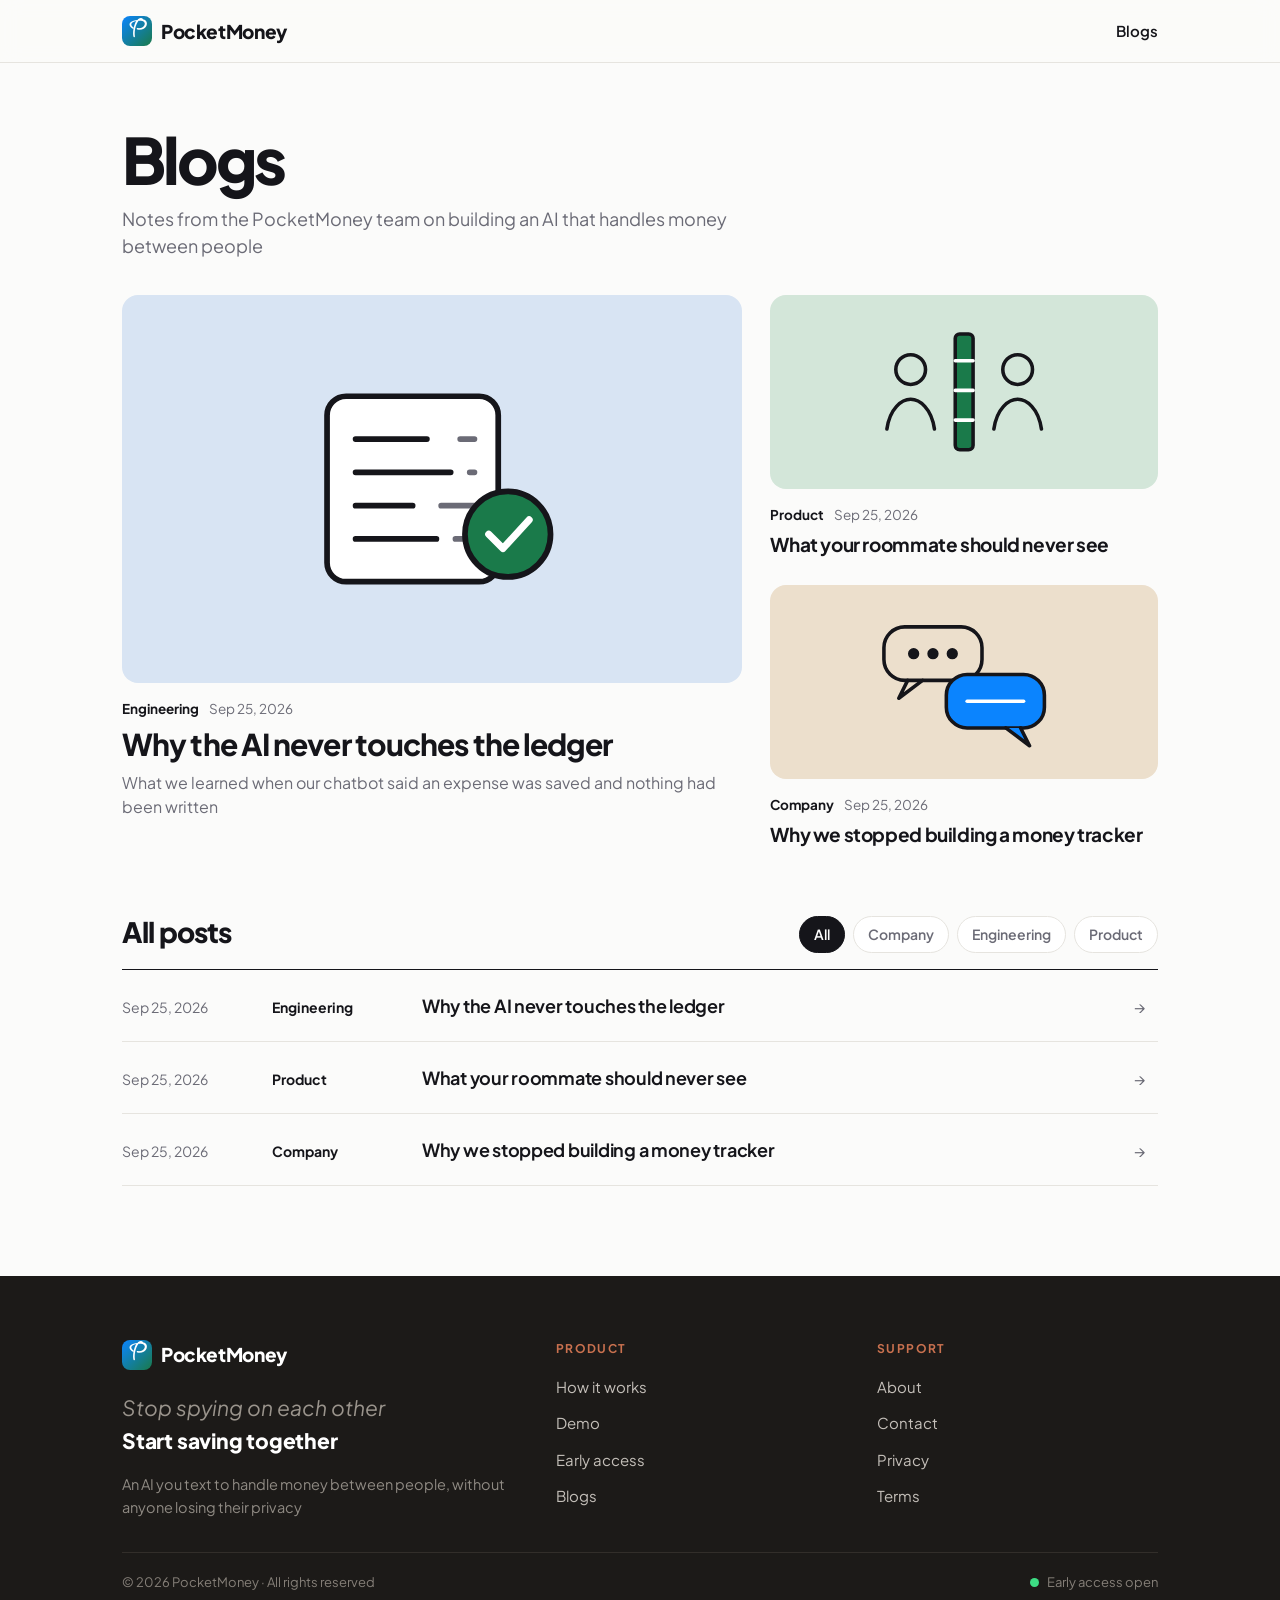
<file: blogs/index.html>
<!DOCTYPE html>
<html lang="en">
<head>
<meta charset="UTF-8" />
<meta name="viewport" content="width=device-width, initial-scale=1" />
<title>Blogs · PocketMoney</title>
  <link rel="icon" href="/favicon.ico" sizes="any">
  <link rel="icon" type="image/png" href="/favicon-32.png" sizes="32x32">
  <link rel="apple-touch-icon" href="/apple-touch-icon.png">
<meta name="description" content="Notes from the PocketMoney team on building an AI that handles money between people" />
<meta property="og:title" content="Blogs · PocketMoney" />
<meta property="og:description" content="Notes from the PocketMoney team on building an AI that handles money between people" />
<meta property="og:url" content="https://trypocketmoney.com/blogs/" />
<link rel="canonical" href="https://trypocketmoney.com/blogs/" />
<link rel="preconnect" href="https://fonts.googleapis.com">
<link rel="preconnect" href="https://fonts.gstatic.com" crossorigin>
<link href="https://fonts.googleapis.com/css2?family=Plus+Jakarta+Sans:wght@400;500;600;700;800&display=swap" rel="stylesheet">
<link rel="stylesheet" href="/blogs/blog.css">
  <!-- PostHog web analytics (privacy-first: no session recording) -->
  <script>
    !function(t,e){var o,n,p,r;e.__SV||(window.posthog=e,e._i=[],e.init=function(i,s,a){function g(t,e){var o=e.split(".");2==o.length&&(t=t[o[0]],e=o[1]),t[e]=function(){t.push([e].concat(Array.prototype.slice.call(arguments,0)))}}(p=t.createElement("script")).type="text/javascript",p.crossOrigin="anonymous",p.async=!0,p.src=s.api_host.replace(".i.posthog.com","-assets.i.posthog.com")+"/static/array.js",(r=t.getElementsByTagName("script")[0]).parentNode.insertBefore(p,r);var u=e;for(void 0!==a?u=e[a]=[]:a="posthog",u.people=u.people||[],u.toString=function(t){var e="posthog";return"posthog"!==a&&(e+="."+a),t||(e+=" (stub)"),e},u.people.toString=function(){return u.toString(1)+".people (stub)"},o="init capture register register_once register_for_session unregister unregister_for_session getFeatureFlag getFeatureFlagPayload isFeatureEnabled reloadFeatureFlags updateEarlyAccessFeatureEnrollment getEarlyAccessFeatures on onFeatureFlags onSessionId getSurveys getActiveMatchingSurveys renderSurvey canRenderSurvey getNextSurveyStep identify setPersonProperties group resetGroups setPersonPropertiesForFlags resetPersonPropertiesForFlags setGroupPropertiesForFlags resetGroupPropertiesForFlags reset get_distinct_id getGroups get_session_id get_session_replay_url alias set_config startSessionRecording stopSessionRecording capturedForSessionRecording get_session_recording_status log optIn optOut".split(" "),n=0;n<o.length;n++)g(u,o[n]);e._i.push([i,s,a])},e.__SV=1)}(document,window.posthog||[]);
    posthog.init('phc_vDGzgaGSYCHzjmmtXt4KbbL6Bm7c357qby8rYuPzvGn6', {
      api_host: 'https://us.i.posthog.com',
      person_profiles: 'identified_only',
      disable_session_recording: true
    });
  </script>
</head>
<body>
  <nav><div class="wrap row">
    <a class="brand" href="/"><span class="logo">P</span>PocketMoney</a>
    <div class="navr"><a class="navlink on" href="/blogs/">Blogs</a></div>
  </div></nav>

  <main class="wrap">
    <header class="bhead">
      <h1>Blogs</h1>
      <p>Notes from the PocketMoney team on building an AI that handles money between people</p>
    </header>
    <section class="feat">
      <a class="card" href="/blogs/the-ai-never-touches-the-ledger.html"><div class="art sky " aria-hidden="true"><svg viewBox="0 0 120 90" fill="none" stroke="#15151a" stroke-width="2.4" stroke-linecap="round" stroke-linejoin="round"><rect x="16" y="6" width="72" height="78" rx="8" fill="#fff"/><path d="M28 24h30M28 38h40M28 52h24M28 66h34"/><path d="M72 24h6M76 38h2M64 52h14M70 66h8" stroke="#6b6b76"/><circle cx="92" cy="64" r="18" fill="#1a7a4a"/><path d="M84 64l6 6 11-12" stroke="#fff" stroke-width="3"/></svg></div><div class="meta"><span class="cat">Engineering</span><time datetime="2026-09-25">Sep 25, 2026</time></div><h2>Why the AI never touches the ledger</h2><p class="dek">What we learned when our chatbot said an expense was saved and nothing had been written</p></a>
      <div class="side"><a class="card" href="/blogs/what-your-roommate-should-never-see.html"><div class="art mint " aria-hidden="true"><svg viewBox="0 0 120 90" fill="none" stroke="#15151a" stroke-width="2.4" stroke-linecap="round" stroke-linejoin="round"><circle cx="24" cy="30" r="10"/><path d="M8 70c2-14 10-20 16-20s14 6 16 20"/><circle cx="96" cy="30" r="10"/><path d="M80 70c2-14 10-20 16-20s14 6 16 20"/><rect x="54" y="6" width="12" height="78" rx="3" fill="#1a7a4a"/><path d="M54 24h12M54 44h12M54 64h12" stroke="#fff"/></svg></div><div class="meta"><span class="cat">Product</span><time datetime="2026-09-25">Sep 25, 2026</time></div><h3>What your roommate should never see</h3></a><a class="card" href="/blogs/why-we-stopped-building-a-money-tracker.html"><div class="art sand " aria-hidden="true"><svg viewBox="0 0 120 90" fill="none" stroke="#15151a" stroke-width="2.4" stroke-linecap="round" stroke-linejoin="round"><rect x="6" y="8" width="66" height="36" rx="14"/><path d="M22 44l-6 12 16-12"/><rect x="48" y="40" width="66" height="36" rx="14" fill="#0b84fe" stroke="#15151a"/><path d="M98 76l6 12-16-12" fill="#0b84fe"/><circle cx="26" cy="26" r="2.6" fill="#15151a"/><circle cx="39" cy="26" r="2.6" fill="#15151a"/><circle cx="52" cy="26" r="2.6" fill="#15151a"/><path d="M62 58h38" stroke="#fff"/></svg></div><div class="meta"><span class="cat">Company</span><time datetime="2026-09-25">Sep 25, 2026</time></div><h3>Why we stopped building a money tracker</h3></a></div>
    </section>
    <section class="all">
      <div class="allhead"><h2>All posts</h2><div class="chips"><button class="chip on" data-cat="all">All</button><button class="chip" data-cat="Company">Company</button><button class="chip" data-cat="Engineering">Engineering</button><button class="chip" data-cat="Product">Product</button></div></div>
      <ul class="rows">
      <li data-cat="Engineering"><a href="/blogs/the-ai-never-touches-the-ledger.html"><span class="d">Sep 25, 2026</span><span class="c">Engineering</span><span class="t">Why the AI never touches the ledger</span><span class="ar">→</span></a></li>
      <li data-cat="Product"><a href="/blogs/what-your-roommate-should-never-see.html"><span class="d">Sep 25, 2026</span><span class="c">Product</span><span class="t">What your roommate should never see</span><span class="ar">→</span></a></li>
      <li data-cat="Company"><a href="/blogs/why-we-stopped-building-a-money-tracker.html"><span class="d">Sep 25, 2026</span><span class="c">Company</span><span class="t">Why we stopped building a money tracker</span><span class="ar">→</span></a></li>
      </ul>
    </section>
  </main>
  <footer><div class="wrap">
    <div class="fgrid">
      <div>
        <div class="brand"><span class="logo">P</span>PocketMoney</div>
        <div class="fitalic">Stop spying on each other</div>
        <div class="fbold">Start saving together</div>
        <div class="fdesc">An AI you text to handle money between people, without anyone losing their privacy</div>
      </div>
      <div class="fcol"><h4>Product</h4><a href="/#demo">How it works</a><a href="/#demo">Demo</a><a href="/#signup">Early access</a><a href="/blogs/">Blogs</a></div>
      <div class="fcol"><h4>Support</h4><a href="/about.html">About</a><a href="/contact.html">Contact</a><a href="/privacy.html">Privacy</a><a href="/terms.html">Terms</a></div>
    </div>
    <div class="fbar">
      <span>© 2026 PocketMoney · All rights reserved</span>
      <span class="status"><span class="dot"></span> Early access open</span>
    </div>
  </div></footer>
<script>
  document.querySelectorAll('.chip').forEach(function(b){b.addEventListener('click',function(){
    document.querySelectorAll('.chip').forEach(function(x){x.classList.toggle('on',x===b)});
    var c=b.dataset.cat;
    document.querySelectorAll('.rows li').forEach(function(li){li.hidden=c!=='all'&&li.dataset.cat!==c});
  })});
</script>
</body>
</html>
</file>
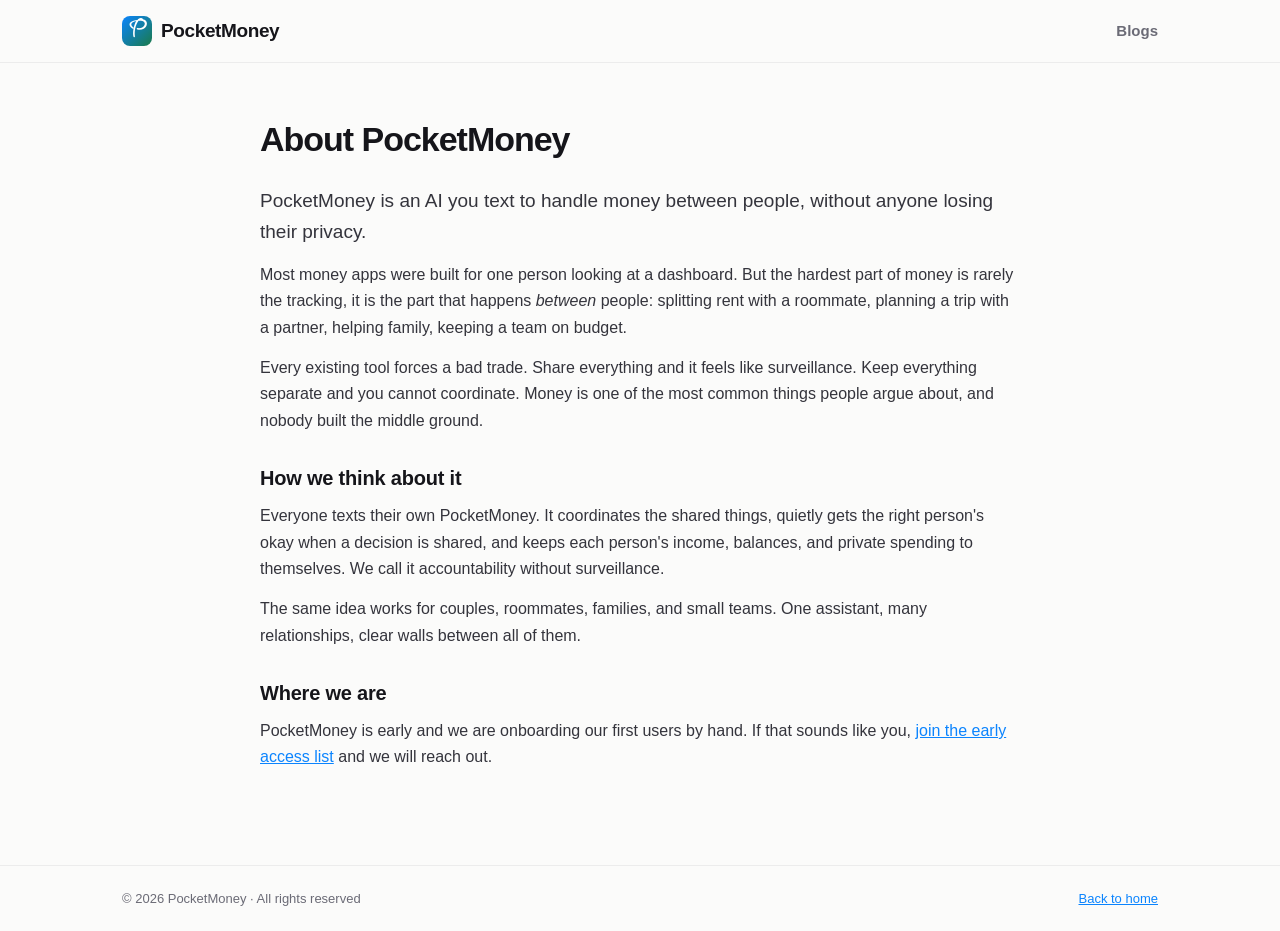
<file: about.html>
<!DOCTYPE html>
<html lang="en">
<head>
<meta charset="UTF-8" />
<meta name="viewport" content="width=device-width, initial-scale=1" />
<title>About — PocketMoney</title>
  <link rel="icon" href="favicon.ico" sizes="any">
  <link rel="icon" type="image/png" href="favicon-32.png" sizes="32x32">
  <link rel="apple-touch-icon" href="apple-touch-icon.png">
<style>
  @font-face{font-family:'Fuggles';src:url(fonts/fuggles.woff2) format('woff2');font-weight:400;font-display:swap}

  :root{--ink:#15151a;--muted:#6b6b76;--line:#ececec;--blue:#0b84fe;--green:#1a7a4a;--bg:#fbfbfa}
  *{box-sizing:border-box;margin:0;padding:0}
  body{font-family:-apple-system,BlinkMacSystemFont,"Segoe UI",Helvetica,Arial,sans-serif;background:var(--bg);color:var(--ink);line-height:1.65}
  .wrap{max-width:760px;margin:0 auto;padding:0 22px}
  a{color:var(--blue)}
  nav{border-bottom:1px solid var(--line)}
  nav .row{display:flex;align-items:center;justify-content:space-between;height:62px;max-width:1080px;margin:0 auto;padding:0 22px}
  .brand{display:flex;align-items:center;gap:9px;font-weight:800;font-size:19px;letter-spacing:-.02em;color:var(--ink);text-decoration:none}
  .logo{width:30px;height:30px;border-radius:8px;background:linear-gradient(135deg,#0b84fe,#1a7a4a);display:inline-flex;align-items:center;justify-content:center;color:#fff;font-family:'Fuggles',cursive;font-size:26px;line-height:1;padding-bottom:3px}
  .logo svg{width:18px;height:18px}
  .btn{background:var(--ink);color:#fff;font-weight:650;font-size:14px;padding:9px 15px;border-radius:10px;text-decoration:none}
  .doc{padding:48px 0 80px}
  .doc h1{font-size:34px;letter-spacing:-.03em;margin-bottom:18px}
  .doc h2{font-size:20px;margin:28px 0 8px;letter-spacing:-.01em}
  .doc p{color:#34343c;margin-bottom:14px}
  .lead{font-size:19px;color:#4a4a52;margin-bottom:22px}
  footer{border-top:1px solid var(--line);color:var(--muted);font-size:13px}
  footer .row{max-width:1080px;margin:0 auto;padding:22px;display:flex;justify-content:space-between;flex-wrap:wrap;gap:10px}
  .navr{display:flex;align-items:center;gap:18px}
  .navlink{font-weight:600;font-size:15px;color:var(--muted);text-decoration:none;transition:color .2s ease}
  .navlink:hover{color:var(--ink)}
  @media(max-width:480px){nav .row{gap:12px}.brand{font-size:16px;gap:7px}.navr{gap:12px}.navlink{font-size:14px}.navr .btn{font-size:13px;padding:8px 11px;white-space:nowrap}}
</style>
  <!-- PostHog web analytics (privacy-first: no session recording) -->
  <script>
    !function(t,e){var o,n,p,r;e.__SV||(window.posthog=e,e._i=[],e.init=function(i,s,a){function g(t,e){var o=e.split(".");2==o.length&&(t=t[o[0]],e=o[1]),t[e]=function(){t.push([e].concat(Array.prototype.slice.call(arguments,0)))}}(p=t.createElement("script")).type="text/javascript",p.crossOrigin="anonymous",p.async=!0,p.src=s.api_host.replace(".i.posthog.com","-assets.i.posthog.com")+"/static/array.js",(r=t.getElementsByTagName("script")[0]).parentNode.insertBefore(p,r);var u=e;for(void 0!==a?u=e[a]=[]:a="posthog",u.people=u.people||[],u.toString=function(t){var e="posthog";return"posthog"!==a&&(e+="."+a),t||(e+=" (stub)"),e},u.people.toString=function(){return u.toString(1)+".people (stub)"},o="init capture register register_once register_for_session unregister unregister_for_session getFeatureFlag getFeatureFlagPayload isFeatureEnabled reloadFeatureFlags updateEarlyAccessFeatureEnrollment getEarlyAccessFeatures on onFeatureFlags onSessionId getSurveys getActiveMatchingSurveys renderSurvey canRenderSurvey getNextSurveyStep identify setPersonProperties group resetGroups setPersonPropertiesForFlags resetPersonPropertiesForFlags setGroupPropertiesForFlags resetGroupPropertiesForFlags reset get_distinct_id getGroups get_session_id get_session_replay_url alias set_config startSessionRecording stopSessionRecording capturedForSessionRecording get_session_recording_status log optIn optOut".split(" "),n=0;n<o.length;n++)g(u,o[n]);e._i.push([i,s,a])},e.__SV=1)}(document,window.posthog||[]);
    posthog.init('phc_vDGzgaGSYCHzjmmtXt4KbbL6Bm7c357qby8rYuPzvGn6', {
      api_host: 'https://us.i.posthog.com',
      person_profiles: 'identified_only',
      disable_session_recording: true
    });
  </script>
</head>
<body>
  <nav><div class="row">
    <a class="brand" href="/"><span class="logo" id="lg"></span>PocketMoney</a>
    <div class="navr"><a class="navlink" href="/blogs/">Blogs</a></div>
  </div></nav>
  <main class="wrap doc">
    <h1>About PocketMoney</h1>
    <p class="lead">PocketMoney is an AI you text to handle money between people, without anyone losing their privacy.</p>
    <p>Most money apps were built for one person looking at a dashboard. But the hardest part of money is rarely the tracking, it is the part that happens <em>between</em> people: splitting rent with a roommate, planning a trip with a partner, helping family, keeping a team on budget.</p>
    <p>Every existing tool forces a bad trade. Share everything and it feels like surveillance. Keep everything separate and you cannot coordinate. Money is one of the most common things people argue about, and nobody built the middle ground.</p>
    <h2>How we think about it</h2>
    <p>Everyone texts their own PocketMoney. It coordinates the shared things, quietly gets the right person's okay when a decision is shared, and keeps each person's income, balances, and private spending to themselves. We call it accountability without surveillance.</p>
    <p>The same idea works for couples, roommates, families, and small teams. One assistant, many relationships, clear walls between all of them.</p>
    <h2>Where we are</h2>
    <p>PocketMoney is early and we are onboarding our first users by hand. If that sounds like you, <a href="/#signup">join the early access list</a> and we will reach out.</p>
  </main>
  <footer><div class="row">
    <span>© 2026 PocketMoney · All rights reserved</span>
    <a href="/">Back to home</a>
  </div></footer>
  <script>document.getElementById('lg').textContent='P';</script>
</body>
</html>
</file>
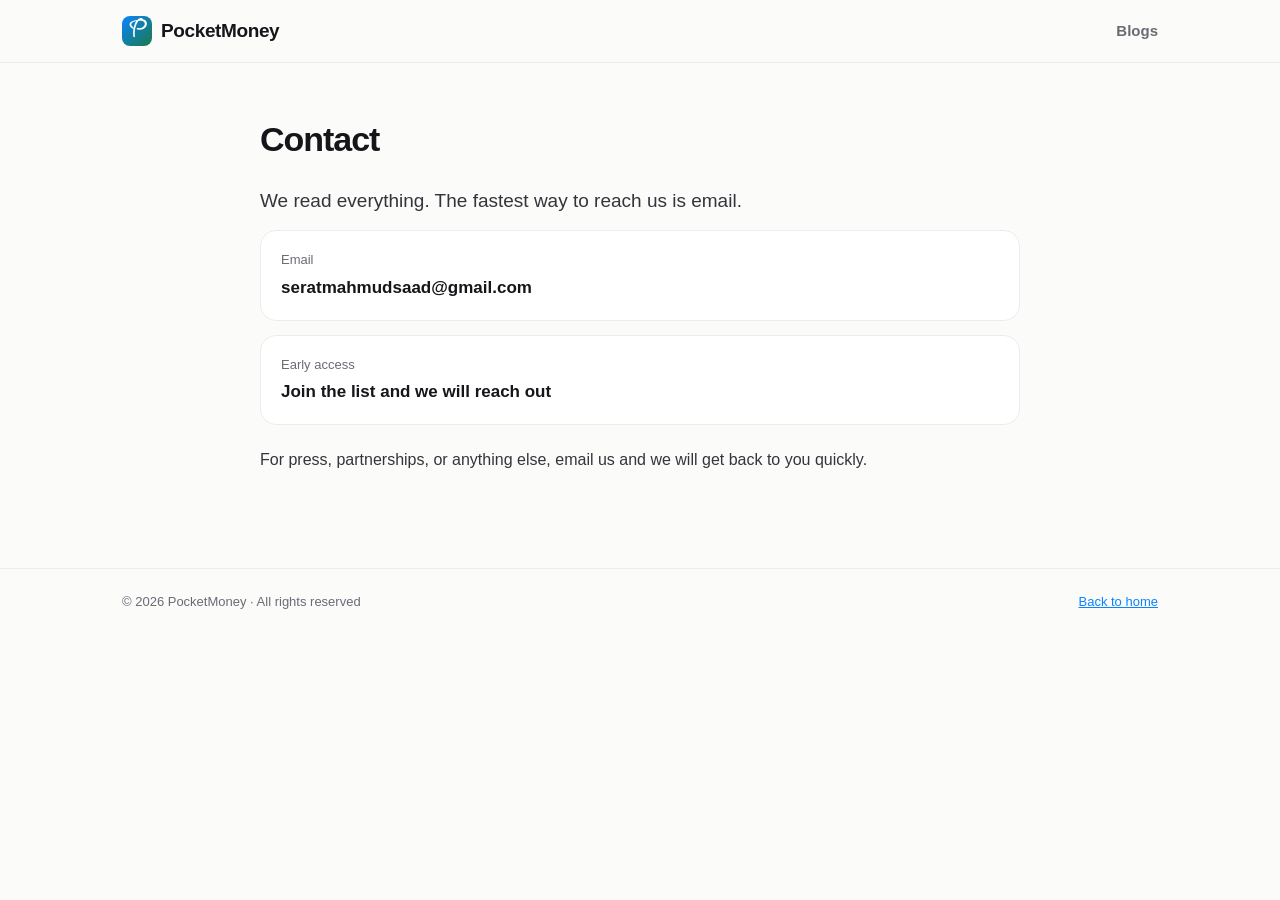
<file: contact.html>
<!DOCTYPE html>
<html lang="en">
<head>
<meta charset="UTF-8" />
<meta name="viewport" content="width=device-width, initial-scale=1" />
<title>Contact — PocketMoney</title>
  <link rel="icon" href="favicon.ico" sizes="any">
  <link rel="icon" type="image/png" href="favicon-32.png" sizes="32x32">
  <link rel="apple-touch-icon" href="apple-touch-icon.png">
<style>
  @font-face{font-family:'Fuggles';src:url(fonts/fuggles.woff2) format('woff2');font-weight:400;font-display:swap}

  :root{--ink:#15151a;--muted:#6b6b76;--line:#ececec;--blue:#0b84fe;--green:#1a7a4a;--bg:#fbfbfa}
  *{box-sizing:border-box;margin:0;padding:0}
  body{font-family:-apple-system,BlinkMacSystemFont,"Segoe UI",Helvetica,Arial,sans-serif;background:var(--bg);color:var(--ink);line-height:1.65}
  .wrap{max-width:760px;margin:0 auto;padding:0 22px}
  a{color:var(--blue)}
  nav{border-bottom:1px solid var(--line)}
  nav .row{display:flex;align-items:center;justify-content:space-between;height:62px;max-width:1080px;margin:0 auto;padding:0 22px}
  .brand{display:flex;align-items:center;gap:9px;font-weight:800;font-size:19px;letter-spacing:-.02em;color:var(--ink);text-decoration:none}
  .logo{width:30px;height:30px;border-radius:8px;background:linear-gradient(135deg,#0b84fe,#1a7a4a);display:inline-flex;align-items:center;justify-content:center;color:#fff;font-family:'Fuggles',cursive;font-size:26px;line-height:1;padding-bottom:3px}
  .logo svg{width:18px;height:18px}
  .btn{background:var(--ink);color:#fff;font-weight:650;font-size:14px;padding:9px 15px;border-radius:10px;text-decoration:none}
  .doc{padding:48px 0 80px}
  .doc h1{font-size:34px;letter-spacing:-.03em;margin-bottom:18px}
  .doc p{color:#34343c;margin-bottom:14px}
  .lead{font-size:19px;color:#4a4a52;margin-bottom:24px}
  .card{display:block;background:#fff;border:1px solid var(--line);border-radius:16px;padding:18px 20px;margin-bottom:14px;text-decoration:none;color:var(--ink)}
  .card:hover{border-color:#cfd6e6}
  .card .k{font-size:13px;color:var(--muted)}
  .card .v{font-size:17px;font-weight:650;margin-top:3px}
  footer{border-top:1px solid var(--line);color:var(--muted);font-size:13px}
  footer .row{max-width:1080px;margin:0 auto;padding:22px;display:flex;justify-content:space-between;flex-wrap:wrap;gap:10px}
  .navr{display:flex;align-items:center;gap:18px}
  .navlink{font-weight:600;font-size:15px;color:var(--muted);text-decoration:none;transition:color .2s ease}
  .navlink:hover{color:var(--ink)}
  @media(max-width:480px){nav .row{gap:12px}.brand{font-size:16px;gap:7px}.navr{gap:12px}.navlink{font-size:14px}.navr .btn{font-size:13px;padding:8px 11px;white-space:nowrap}}
</style>
  <!-- PostHog web analytics (privacy-first: no session recording) -->
  <script>
    !function(t,e){var o,n,p,r;e.__SV||(window.posthog=e,e._i=[],e.init=function(i,s,a){function g(t,e){var o=e.split(".");2==o.length&&(t=t[o[0]],e=o[1]),t[e]=function(){t.push([e].concat(Array.prototype.slice.call(arguments,0)))}}(p=t.createElement("script")).type="text/javascript",p.crossOrigin="anonymous",p.async=!0,p.src=s.api_host.replace(".i.posthog.com","-assets.i.posthog.com")+"/static/array.js",(r=t.getElementsByTagName("script")[0]).parentNode.insertBefore(p,r);var u=e;for(void 0!==a?u=e[a]=[]:a="posthog",u.people=u.people||[],u.toString=function(t){var e="posthog";return"posthog"!==a&&(e+="."+a),t||(e+=" (stub)"),e},u.people.toString=function(){return u.toString(1)+".people (stub)"},o="init capture register register_once register_for_session unregister unregister_for_session getFeatureFlag getFeatureFlagPayload isFeatureEnabled reloadFeatureFlags updateEarlyAccessFeatureEnrollment getEarlyAccessFeatures on onFeatureFlags onSessionId getSurveys getActiveMatchingSurveys renderSurvey canRenderSurvey getNextSurveyStep identify setPersonProperties group resetGroups setPersonPropertiesForFlags resetPersonPropertiesForFlags setGroupPropertiesForFlags resetGroupPropertiesForFlags reset get_distinct_id getGroups get_session_id get_session_replay_url alias set_config startSessionRecording stopSessionRecording capturedForSessionRecording get_session_recording_status log optIn optOut".split(" "),n=0;n<o.length;n++)g(u,o[n]);e._i.push([i,s,a])},e.__SV=1)}(document,window.posthog||[]);
    posthog.init('phc_vDGzgaGSYCHzjmmtXt4KbbL6Bm7c357qby8rYuPzvGn6', {
      api_host: 'https://us.i.posthog.com',
      person_profiles: 'identified_only',
      disable_session_recording: true
    });
  </script>
</head>
<body>
  <nav><div class="row">
    <a class="brand" href="/"><span class="logo" id="lg"></span>PocketMoney</a>
    <div class="navr"><a class="navlink" href="/blogs/">Blogs</a></div>
  </div></nav>
  <main class="wrap doc">
    <h1>Contact</h1>
    <p class="lead">We read everything. The fastest way to reach us is email.</p>
    <a class="card" href="mailto:seratmahmudsaad@gmail.com"><div class="k">Email</div><div class="v">seratmahmudsaad@gmail.com</div></a>
    <a class="card" href="/#signup"><div class="k">Early access</div><div class="v">Join the list and we will reach out</div></a>
    <p style="margin-top:22px">For press, partnerships, or anything else, email us and we will get back to you quickly.</p>
  </main>
  <footer><div class="row">
    <span>© 2026 PocketMoney · All rights reserved</span>
    <a href="/">Back to home</a>
  </div></footer>
  <script>document.getElementById('lg').textContent='P';</script>
</body>
</html>
</file>
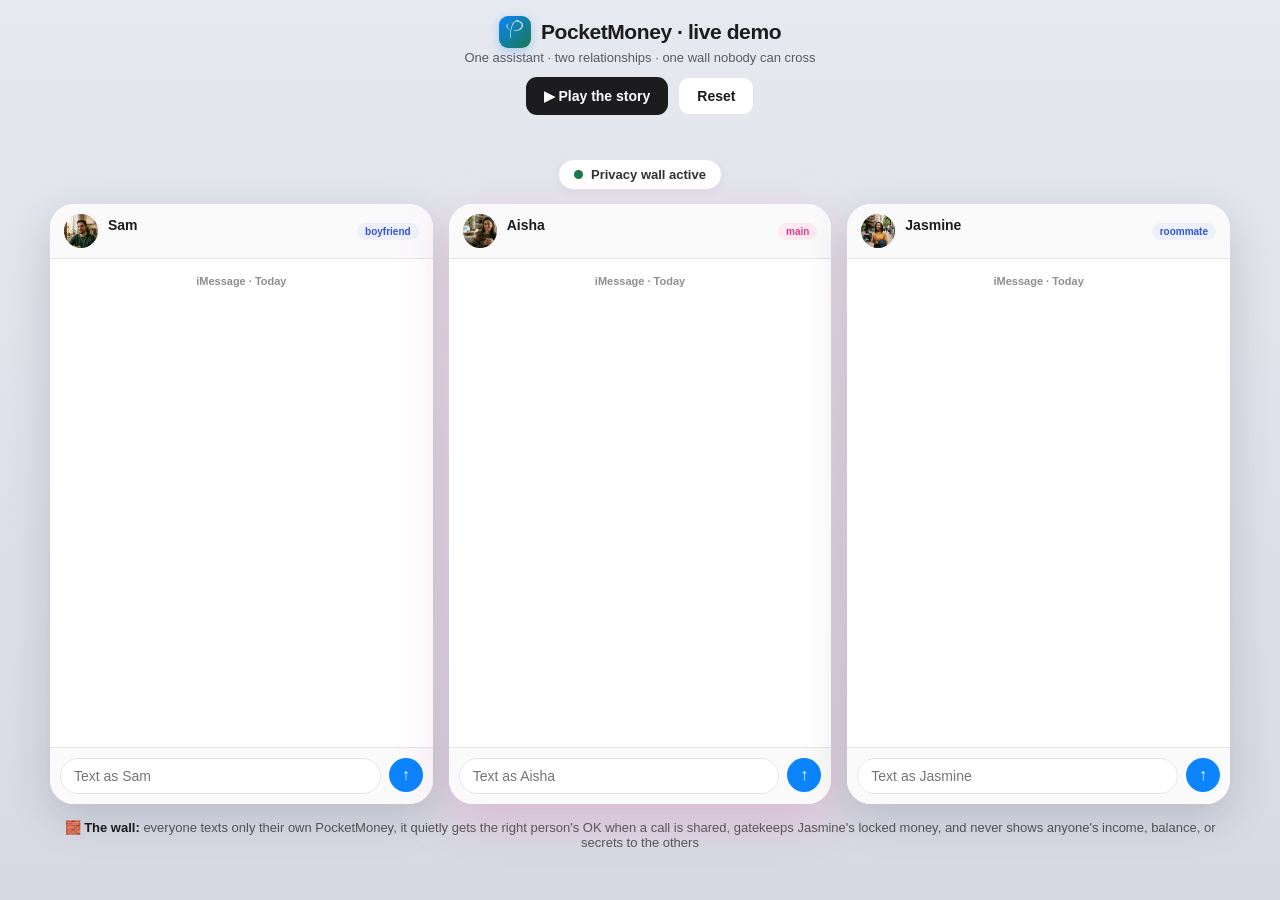
<file: demo.html>
<!DOCTYPE html>
<html lang="en">
<head>
<meta charset="UTF-8" />
<meta name="viewport" content="width=device-width, initial-scale=1" />
<title>PocketMoney · live demo</title>
  <link rel="icon" href="favicon.ico" sizes="any">
  <link rel="icon" type="image/png" href="favicon-32.png" sizes="32x32">
  <link rel="apple-touch-icon" href="apple-touch-icon.png">
<style>
  @font-face{font-family:'Fuggles';src:url(fonts/fuggles.woff2) format('woff2');font-weight:400;font-display:swap}

  :root{ --ink:#1c1c1e; --muted:#8e8e93; --blue:#0b84fe; --bot:#e9e9eb; --green:#1a7a4a; --line:#e6e6ea; }
  *{box-sizing:border-box;margin:0;padding:0}
  body{font-family:-apple-system,BlinkMacSystemFont,"Segoe UI",Helvetica,Arial,sans-serif;
       background:linear-gradient(180deg,#e7e9f0,#d7dae4);color:var(--ink);padding:16px;min-height:100vh;overflow-x:hidden}
  header.top{text-align:center;margin-bottom:6px}
  header.top h1{font-size:21px;letter-spacing:-.02em}
  header.top p{color:#5a5a66;font-size:13px;margin-top:2px}
  .controls{display:flex;gap:10px;justify-content:center;margin:12px 0 8px;flex-wrap:wrap}
  .ctl{border:none;background:var(--ink);color:#fff;font-weight:650;font-size:14px;padding:10px 18px;border-radius:11px;cursor:pointer;transition:opacity .15s}
  .ctl:hover{opacity:.9}.ctl:disabled{opacity:.4;cursor:default}
  .ctl.ghost{background:#fff;color:var(--ink);border:1px solid var(--line)}
  .caption{max-width:820px;margin:6px auto 6px;min-height:30px;text-align:center}
  .caption span{display:inline-block;background:var(--ink);color:#fff;font-size:14px;font-weight:600;
       padding:8px 16px;border-radius:999px;opacity:0;transform:translateY(6px);transition:all .35s}
  .caption span.show{opacity:1;transform:none}
  /* privacy wall status strip */
  .wall{max-width:1180px;margin:2px auto 14px;display:flex;align-items:center;justify-content:center;gap:10px}
  .wall .chip{display:flex;align-items:center;gap:8px;background:#fff;border:1px solid var(--line);border-radius:999px;padding:7px 15px;font-size:13px;font-weight:600;color:#333;box-shadow:0 2px 10px rgba(20,20,40,.05);transition:all .3s}
  .wall .dot{width:9px;height:9px;border-radius:50%;background:var(--green);box-shadow:0 0 0 0 rgba(26,122,74,.5)}
  .wall .chip.pulse{border-color:#1a7a4a;color:#0f5c37;background:#effaf3}
  .wall .chip.pulse .dot{animation:ring 1s ease}
  @keyframes ring{0%{box-shadow:0 0 0 0 rgba(26,122,74,.55)}100%{box-shadow:0 0 0 14px rgba(26,122,74,0)}}
  .stage{display:grid;grid-template-columns:repeat(3,1fr);gap:16px;max-width:1180px;margin:0 auto}
  @media(max-width:900px){.stage{grid-template-columns:1fr}}
  .phone{background:#fff;border-radius:24px;box-shadow:0 14px 44px rgba(20,20,40,.16);display:flex;flex-direction:column;height:600px;overflow:hidden;position:relative;transition:box-shadow .3s,transform .3s}
  .phone.main{box-shadow:0 18px 52px rgba(217,64,138,.22)}
  .phone.flash{transform:translateY(-3px);box-shadow:0 0 0 3px #0b84fe55,0 18px 50px rgba(20,20,40,.2)}
  .phead{padding:10px 14px;border-bottom:1px solid var(--line);display:flex;align-items:center;gap:10px;background:#fafafbee;backdrop-filter:blur(8px)}
  .dp{width:34px;height:34px;border-radius:50%;object-fit:cover;background:#ddd}
  .pmeta{flex:1;min-width:0}
  .pmeta .nm{font-weight:700;font-size:14px}
  .pmeta .sub{font-size:11px;color:var(--muted);height:13px}
  .tag{font-size:10px;font-weight:700;padding:3px 8px;border-radius:999px;background:#eef1fd;color:#2f56d6}
  .tag.main{background:#fde9f2;color:#d9408a}
  .feed{flex:1;overflow-y:auto;padding:14px;display:flex;flex-direction:column;gap:7px;background:#fff}
  .day{align-self:center;color:var(--muted);font-size:11px;font-weight:600;margin:2px 0 8px}
  .row{display:flex;max-width:90%;animation:slideL .5s cubic-bezier(.2,.8,.2,1)}
  .row.me{align-self:flex-end;justify-content:flex-end;animation:slideR .5s cubic-bezier(.2,.8,.2,1)}
  .row.them{align-self:flex-start;gap:6px;align-items:flex-end}
  @keyframes slideL{from{opacity:0;transform:translateX(-12px)}to{opacity:1;transform:none}}
  @keyframes slideR{from{opacity:0;transform:translateX(12px)}to{opacity:1;transform:none}}
  .pa{width:24px;height:24px;border-radius:50%;flex:none;display:flex;align-items:center;justify-content:center;
      background:linear-gradient(135deg,#0b84fe,#1a7a4a);margin-bottom:2px;color:#fff;font-family:'Fuggles',cursive;font-size:20px;line-height:1;padding-bottom:2px}
  .pa svg{width:14px;height:14px}
  .brand{display:flex;align-items:center;justify-content:center;gap:10px}
  .logo{width:32px;height:32px;border-radius:9px;background:linear-gradient(135deg,#0b84fe,#1a7a4a);display:flex;align-items:center;justify-content:center;box-shadow:0 3px 10px rgba(11,132,254,.3);color:#fff;font-family:'Fuggles',cursive;font-size:26px;line-height:1;padding-bottom:3px}
  .logo svg{width:19px;height:19px}
  .col{display:flex;flex-direction:column;min-width:0}
  .who{font-size:10px;color:var(--muted);margin:0 6px 2px}
  .bub{font-size:13.5px;line-height:1.38;padding:8px 12px;border-radius:18px;word-wrap:break-word}
  .me .bub{background:var(--blue);color:#fff;border-bottom-right-radius:5px}
  .them .bub{background:var(--bot);color:var(--ink);border-bottom-left-radius:5px}
  .them.bot .bub{background:#f4f6fe;border:1px solid #e1e8fb}
  .typing .bub{display:flex;gap:4px;padding:11px 14px}
  .typing i{width:7px;height:7px;border-radius:50%;background:#b5b5bd;display:inline-block;animation:bln 1.2s infinite}
  .typing i:nth-child(2){animation-delay:.2s}.typing i:nth-child(3){animation-delay:.4s}
  @keyframes bln{0%,60%,100%{opacity:.3;transform:translateY(0)}30%{opacity:1;transform:translateY(-3px)}}
  .goal{margin:5px 0 0 30px;background:#fff;border:1px solid #e1e8fb;border-radius:14px;padding:10px 12px;max-width:86%}
  .goal .lbl{font-size:12px;color:var(--muted);margin-bottom:6px}
  .goal .bar{height:8px;border-radius:6px;background:#ececf1;overflow:hidden}
  .goal .fill{height:100%;background:linear-gradient(90deg,#0b84fe,#1a7a4a);border-radius:6px;transition:width 1.1s ease}
  .pop{position:absolute;font-size:34px;pointer-events:none;animation:pop 1.4s ease forwards;z-index:5}
  @keyframes pop{0%{opacity:0;transform:translateY(10px) scale(.5)}25%{opacity:1;transform:translateY(-6px) scale(1.15)}100%{opacity:0;transform:translateY(-46px) scale(1)}}
  .inrow{display:flex;gap:8px;padding:10px;border-top:1px solid var(--line);background:#fafafb}
  .inrow input{flex:1;border:1px solid var(--line);border-radius:18px;padding:9px 13px;font-size:14px;outline:none;min-width:0}
  .inrow input:focus{border-color:var(--blue)}
  .inrow button{border:none;background:var(--blue);color:#fff;width:34px;height:34px;border-radius:50%;font-size:16px;cursor:pointer;flex:none}
  .note{max-width:1180px;margin:16px auto 0;text-align:center;color:#555;font-size:13px}.note b{color:var(--ink)}
  /* intro overlay */
  #intro{position:fixed;inset:0;background:rgba(20,22,34,.72);backdrop-filter:blur(6px);display:flex;flex-direction:column;
         align-items:center;justify-content:center;gap:26px;z-index:50;opacity:0;pointer-events:none;transition:opacity .5s}
  #intro.show{opacity:1}
  #intro h2{color:#fff;font-size:24px;letter-spacing:-.02em}
  .tree{position:relative;width:640px;height:440px;max-width:94vw}
  .biglabel{position:absolute;top:372px;width:160px;text-align:center;color:#fff;font-size:25px;font-weight:800;letter-spacing:-.01em;opacity:0;transform:translateY(10px);transition:all .5s ease}
  .biglabel.in{opacity:1;transform:none}
  .biglabel.s{left:30px}
  .biglabel.j{left:450px}
  .links{position:absolute;inset:0;width:100%;height:100%;overflow:visible}
  .links .lk{fill:none;stroke:rgba(255,255,255,.55);stroke-width:2.5;stroke-dasharray:380;stroke-dashoffset:380;transition:stroke-dashoffset .8s ease}
  .links.draw .lk{stroke-dashoffset:0}
  .node{position:absolute;background:#fff;border-radius:20px;padding:16px;width:150px;text-align:center;opacity:0;transform:translateY(20px) scale(.9);transition:all .5s cubic-bezier(.2,.8,.2,1);box-shadow:0 10px 30px rgba(0,0,0,.25)}
  .node.in{opacity:1;transform:none}
  .node img{width:72px;height:72px;border-radius:50%;object-fit:cover;margin-bottom:9px}
  .node .nm{font-weight:800;font-size:16px}
  .node .role{font-size:12.5px;color:var(--muted);margin-top:2px}
  .node.center{left:240px;top:0;width:160px;box-shadow:0 14px 40px rgba(217,64,138,.35)}
  .node.center img{width:88px;height:88px}
  .node.s{left:35px;top:205px}
  .node.j{left:455px;top:205px}
  /* confetti */
  .confetti{position:fixed;top:-20px;font-size:20px;z-index:60;pointer-events:none;animation:fall linear forwards}
  @keyframes fall{to{transform:translateY(105vh) rotate(540deg);opacity:.9}}
</style>
  <!-- PostHog web analytics (privacy-first: no session recording) -->
  <script>
    !function(t,e){var o,n,p,r;e.__SV||(window.posthog=e,e._i=[],e.init=function(i,s,a){function g(t,e){var o=e.split(".");2==o.length&&(t=t[o[0]],e=o[1]),t[e]=function(){t.push([e].concat(Array.prototype.slice.call(arguments,0)))}}(p=t.createElement("script")).type="text/javascript",p.crossOrigin="anonymous",p.async=!0,p.src=s.api_host.replace(".i.posthog.com","-assets.i.posthog.com")+"/static/array.js",(r=t.getElementsByTagName("script")[0]).parentNode.insertBefore(p,r);var u=e;for(void 0!==a?u=e[a]=[]:a="posthog",u.people=u.people||[],u.toString=function(t){var e="posthog";return"posthog"!==a&&(e+="."+a),t||(e+=" (stub)"),e},u.people.toString=function(){return u.toString(1)+".people (stub)"},o="init capture register register_once register_for_session unregister unregister_for_session getFeatureFlag getFeatureFlagPayload isFeatureEnabled reloadFeatureFlags updateEarlyAccessFeatureEnrollment getEarlyAccessFeatures on onFeatureFlags onSessionId getSurveys getActiveMatchingSurveys renderSurvey canRenderSurvey getNextSurveyStep identify setPersonProperties group resetGroups setPersonPropertiesForFlags resetPersonPropertiesForFlags setGroupPropertiesForFlags resetGroupPropertiesForFlags reset get_distinct_id getGroups get_session_id get_session_replay_url alias set_config startSessionRecording stopSessionRecording capturedForSessionRecording get_session_recording_status log optIn optOut".split(" "),n=0;n<o.length;n++)g(u,o[n]);e._i.push([i,s,a])},e.__SV=1)}(document,window.posthog||[]);
    posthog.init('phc_vDGzgaGSYCHzjmmtXt4KbbL6Bm7c357qby8rYuPzvGn6', {
      api_host: 'https://us.i.posthog.com',
      person_profiles: 'identified_only',
      disable_session_recording: true
    });
  </script>
</head>
<body>
  <header class="top">
    <div class="brand"><span class="logo" id="logo"></span><h1>PocketMoney · live demo</h1></div>
    <p>One assistant · two relationships · one wall nobody can cross</p>
  </header>
  <div class="controls">
    <button class="ctl" id="play">▶ Play the story</button>
    <button class="ctl ghost" id="reset">Reset</button>
  </div>
  <div class="caption"><span id="cap"></span></div>
  <div class="wall"><div class="chip" id="wallchip"><span class="dot"></span><span id="walltext">Privacy wall active</span></div></div>

  <div class="stage">
    <div class="phone" id="ph-dm:sam">
      <div class="phead"><img class="dp" src="avatars/sam.png"><div class="pmeta"><div class="nm">Sam</div><div class="sub" id="sub-dm:sam"></div></div><span class="tag">boyfriend</span></div>
      <div class="feed" id="feed-dm:sam"></div>
      <div class="inrow"><input id="in-sam" placeholder="Text as Sam" /><button data-send="sam">↑</button></div>
    </div>
    <div class="phone main" id="ph-dm:maya">
      <div class="phead"><img class="dp" src="avatars/maya.png"><div class="pmeta"><div class="nm">Aisha</div><div class="sub" id="sub-dm:maya"></div></div><span class="tag main">main</span></div>
      <div class="feed" id="feed-dm:maya"></div>
      <div class="inrow"><input id="in-maya" placeholder="Text as Aisha" /><button data-send="maya">↑</button></div>
    </div>
    <div class="phone" id="ph-dm:jesmine">
      <div class="phead"><img class="dp" src="avatars/jesmine.png"><div class="pmeta"><div class="nm">Jasmine</div><div class="sub" id="sub-dm:jesmine"></div></div><span class="tag">roommate</span></div>
      <div class="feed" id="feed-dm:jesmine"></div>
      <div class="inrow"><input id="in-jesmine" placeholder="Text as Jasmine" /><button data-send="jesmine">↑</button></div>
    </div>
  </div>

  <p class="note">🧱 <b>The wall:</b> everyone texts only their own PocketMoney, it quietly gets the right person's OK when a call is shared, gatekeeps Jasmine's locked money, and never shows anyone's income, balance, or secrets to the others</p>

  <div id="intro">
    <h2>Meet Aisha and her two worlds</h2>
    <div class="tree">
      <svg class="links" viewBox="0 0 640 440" preserveAspectRatio="none">
        <path class="lk" d="M320 135 C 320 178, 110 168, 110 205"/>
        <path class="lk" d="M320 135 C 320 178, 530 168, 530 205"/>
      </svg>
      <div class="node center"><img src="avatars/maya.png"><div class="nm">Aisha</div></div>
      <div class="node s"><img src="avatars/sam.png"><div class="nm">Sam</div></div>
      <div class="node j"><img src="avatars/jesmine.png"><div class="nm">Jasmine</div></div>
      <div class="biglabel s">💛 Boyfriend</div>
      <div class="biglabel j">🏠 Roommate</div>
    </div>
  </div>

<script>
/* ============================================================================
   POCKET ENGINE  (ported from agent/engine.mjs — runs fully in the browser,
   zero dependencies, deterministic. No server, no API key. The privacy wall is
   enforced here in code, exactly as on the backend.)
   ========================================================================== */
function createWorld(){
  return {
    users:{
      maya:    { name:'Aisha',   income:7000, balance:3200, funBudget:310, bigRoom:true },
      sam:     { name:'Sam',     income:5400, balance:2100, funBudget:260 },
      jesmine: { name:'Jasmine', income:4800, balance:1900, funBudget:240, locked:true, lockLeft:75 },
    },
    rooms:{
      couple:    { name:'💛 You & Sam', members:['maya','sam'], obligations:{}, goals:{ japan:{ name:'Japan ✈️', target:5000, current:2400 } } },
      apartment: { name:'🏠 Apartment', members:['maya','jesmine'], obligations:{ rent:{ label:'Rent', total:2000, status:{ maya:false, jesmine:false } } }, goals:{} },
    },
    pending:{},
    outbox:[],
    _wall:null,   // last privacy-gate result, for the UI proof beat
  };
}
const money=n=>'$'+Math.round(n).toLocaleString('en-US');
function parseThread(id){ const [kind,key]=id.split(':'); return {kind,key}; }

function buildContext(world,threadId,senderId){
  const {kind,key}=parseThread(threadId);
  if(kind==='dm') return { scope:'private', owner:key, vault:world.users[key] };
  const room=world.rooms[key];
  return { scope:'shared', room, asker:senderId, askerName:world.users[senderId].name };
}
function privateValues(world){
  const vals=[];
  for(const [id,u] of Object.entries(world.users)){
    vals.push({label:`${u.name} income`, n:u.income});
    vals.push({label:`${u.name} balance`, n:u.balance});
  }
  return vals;
}
function assertRoomSafe(world,text,extraForbidden=[]){
  const forbidden=[...privateValues(world),...extraForbidden];
  let leaked=0;
  for(const f of forbidden){
    const plain=String(f.n), grouped=f.n.toLocaleString('en-US');
    if(text.includes(plain)||text.includes(grouped)){ leaked++;
      throw new Error(`PRIVACY LEAK BLOCKED → "${f.label}" (${money(f.n)}) would appear in a room message`);
    }
  }
  world._wall={ guarded:forbidden.length, leaked:0 };   // proof: N values guarded, 0 leaked
  return text;
}
function postToRoom(world,roomId,text,extraForbidden=[]){
  assertRoomSafe(world,text,extraForbidden);
  for(const id of world.rooms[roomId].members) dm(world,id,text);
}
function dm(world,userId,text){ world.outbox.push({ thread:`dm:${userId}`, text }); }

function computeFairShares(world,roomId,obId){
  const room=world.rooms[roomId], ob=room.obligations[obId], ids=room.members;
  const totalIncome=ids.reduce((s,id)=>s+world.users[id].income,0);
  const shares={};
  for(const id of ids){
    let share=ob.total*(world.users[id].income/totalIncome);
    share+=world.users[id].bigRoom?120:-120;
    shares[id]=Math.round(share);
  }
  return shares;
}
function flowSortRent(world,askerId,roomId='apartment',obId='rent'){
  const shares=computeFairShares(world,roomId,obId), myShare=shares[askerId];
  world.pending[askerId]={ type:'rent', roomId, obId, shares };
  dm(world,askerId,
    `Your fair share is ${money(myShare)} — blended from income, goals, and that you took the bigger room. `+
    `Decided privately. I'll just mark it covered for you both — no amounts shown. Reply "yes" to confirm.`);
}
function flowConfirmRent(world,askerId){
  const p=world.pending[askerId]; if(!p||p.type!=='rent') return;
  const room=world.rooms[p.roomId], ob=room.obligations[p.obId];
  for(const id of room.members){
    world.users[id].balance-=p.shares[id];
    ob.status[id]=true;
    dm(world,id,`Your rent share ${money(p.shares[id])} is handled. ✅`);
  }
  const checks=room.members.map(id=>`${world.users[id].name} ✅`).join('  ');
  const extra=room.members.map(id=>({ label:`${world.users[id].name} share`, n:p.shares[id] }));
  postToRoom(world,p.roomId,`${ob.label} ${money(ob.total)} — ${checks} — covered for June 🏠`,extra);
  delete world.pending[askerId];
}
function flowCanIAfford(world,askerId,amount,roomId='couple'){
  const u=world.users[askerId], goal=world.rooms[roomId].goals?.japan;
  const verdict=amount<=u.funBudget?'doable but tight':'over your fun budget';
  let line=`${money(amount)}? ${verdict} — ${money(u.funBudget)} fun money left`;
  if(goal) line+=`, and you're ${money(goal.target-goal.current)} from ${goal.name}`;
  line+=`. Want me to run it past ${otherName(world,roomId,askerId)}?`;
  dm(world,askerId,line);
  world.pending[askerId]={ type:'buy', roomId, amount };
}
function flowLockRequest(world,askerId,amount){
  const u=world.users[askerId];
  if(amount<=u.lockLeft){
    u.lockLeft-=amount; u.balance-=amount;
    dm(world,askerId,`🔓 Checking your lock — you're good. Releasing ${money(amount)}. You've got ${money(u.lockLeft)} of unlocked spending left this week. ✅`);
  }else{
    dm(world,askerId,`🔒 That's past your lock — only ${money(u.lockLeft)} is unlocked this week, so I'm holding it. Want me to release the ${money(u.lockLeft)} now and unlock the rest after Monday's reset?`);
  }
}
function flowAskRoom(world,askerId){
  const p=world.pending[askerId]; if(!p||p.type!=='buy') return;
  const roomId=p.roomId;
  const other=world.rooms[roomId].members.find(id=>id!==askerId);
  const askerName=world.users[askerId].name;
  const goal=world.rooms[roomId].goals?.japan;
  const ctx=goal?`tight with your ${goal.name} fund`:'a shared call';
  const text=`Quick one — ${askerName} is weighing a ${money(p.amount)} buy, ${ctx}. Good to go, or should I hold it?`;
  assertRoomSafe(world,text);
  dm(world,other,text);
  world.pending[other]={ type:'consult', roomId, to:askerId, amount:p.amount };
  delete world.pending[askerId];
}
function flowConsultReply(world,partnerId,text){
  const p=world.pending[partnerId]; if(!p||p.type!=='consult') return;
  const yes=/\b(yes|yeah|yep|ok|okay|sure|go|fine|do it|approve|go for it)\b/i.test(text) && !/\b(no|nah|wait|hold|don'?t)\b/i.test(text);
  const partnerName=world.users[partnerId].name;
  dm(world,partnerId, yes?`Perfect, I'll let it through. 👍`:`Got it, I'll hold it for now. 🙏`);
  dm(world,p.to, yes
    ? `Checked with ${partnerName} — you're good to go. 👍`
    : `Checked with ${partnerName} — you're both set on saving for the trip, so I'm holding this one. 🙏`);
  delete world.pending[partnerId];
}
function otherName(world,roomId,meId){
  const other=world.rooms[roomId].members.find(id=>id!==meId);
  return world.users[other].name;
}
function flowGift(world,askerId,amount,recipient='Sam'){
  world.pending[askerId]={ type:'gift', amount, recipient };
  dm(world,askerId,
    `🎁 A surprise for ${recipient} — love it. This stays strictly between us: `+
    `it won't show to ${recipient} or anyone else — just you. `+
    `You've got room in your personal money. Set aside ${money(amount)}? (reply yes)`);
}
function flowConfirmGift(world,askerId){
  const p=world.pending[askerId]; if(!p||p.type!=='gift') return;
  world.users[askerId].balance-=p.amount;
  dm(world,askerId,`Done — ${money(p.amount)} set aside for ${p.recipient}'s gift. 🤐 Hidden from everyone but you.`);
  delete world.pending[askerId];
}
function flowAddToGoal(world,askerId,amount,roomId='couple'){
  const goal=world.rooms[roomId].goals.japan;
  world.users[askerId].balance-=amount;
  goal.current=Math.min(goal.target,goal.current+amount);
  const pct=Math.round((goal.current/goal.target)*100);
  dm(world,askerId,`Added ${money(amount)} to ${goal.name}. 🎌`);
  postToRoom(world,roomId,`${goal.name} — ${money(goal.current)} / ${money(goal.target)} (${pct}%) 🎌`);
}

/* ── NLU: deterministic rule parser (ported from agent/llm.mjs) ── */
function ruleParse(text){
  const t=text.toLowerCase();
  const m=t.match(/\$?\s*(\d[\d,]*)/);
  const amount=m?Number(m[1].replace(/,/g,'')):undefined;
  const recipient=/\bjasmine\b/.test(t)?'Jasmine':/\baisha\b/.test(t)?'Aisha':'Sam';
  if(/\b(yes|yep|yeah|ok|okay|sure|go ahead|do it|confirm|send it|ask him|ask her)\b/.test(t)) return {intent:'confirm'};
  if(/\b(no|nope|cancel|wait|stop|nah|don'?t)\b/.test(t)) return {intent:'decline'};
  if(/\b(gift|surprise|present)\b/.test(t)) return {intent:'gift',amount,recipient};
  if(/\b(toward|towards|into|add|put|save|contribute)\b/.test(t) && /\b(japan|goal|trip|saving|fund)\b/.test(t)) return {intent:'add_to_goal',amount};
  if(/\b(rent|split)\b/.test(t)) return {intent:'sort_rent'};
  if(amount!=null) return {intent:'can_i_afford',amount};
  return {intent:'unknown'};
}

/* ── Router (ported from agent/router.mjs), synchronous ── */
function handleMessage(world,threadId,from,text){
  buildContext(world,threadId,from);
  if(world.pending[from]?.type==='consult'){ flowConsultReply(world,from,text); return; }
  const {intent,amount,recipient}=ruleParse(text);
  const roomId=inferRoom(world,from,text);
  switch(intent){
    case 'can_i_afford':
      if(amount){ if(world.users[from].locked) flowLockRequest(world,from,amount); else flowCanIAfford(world,from,amount,roomId); }
      break;
    case 'gift': if(amount) flowGift(world,from,amount,recipient); break;
    case 'add_to_goal': if(amount) flowAddToGoal(world,from,amount,roomId); break;
    case 'sort_rent': flowSortRent(world,from,roomId); break;
    case 'confirm': {
      const p=world.pending[from];
      if(p?.type==='buy') flowAskRoom(world,from);
      else if(p?.type==='rent') flowConfirmRent(world,from);
      else if(p?.type==='gift') flowConfirmGift(world,from);
      break;
    }
    case 'decline': delete world.pending[from]; break;
  }
}
function inferRoom(world,fromId,text){
  const t=text.toLowerCase();
  if(/jasmine|roommate|rent|grocer|filter|apartment|utilit/.test(t)) return 'apartment';
  if(/sam|boyfriend|japan|trip|date/.test(t)) return 'couple';
  const rs=Object.keys(world.rooms).filter(r=>world.rooms[r].members.includes(fromId));
  return rs.length===1?rs[0]:'couple';
}

/* ============================================================================
   UI  (browser-side rendering, typing animation, cinematic play, effects)
   ========================================================================== */
  let world=createWorld();
  function runMessage(threadId,from,text){
    const before=world.outbox.length;
    world._wall=null;
    handleMessage(world,threadId,from,text);
    return { messages:world.outbox.slice(before), wall:world._wall };
  }
  document.getElementById('logo').textContent='P';
  const NAMES={maya:'Aisha',sam:'Sam',jesmine:'Jasmine'};
  const PANES=['dm:sam','dm:maya','dm:jesmine'];
  const feed=t=>document.getElementById('feed-'+t);
  const sleep=ms=>new Promise(r=>setTimeout(r,ms));

  function addDay(){ PANES.forEach(t=>{ const d=document.createElement('div'); d.className='day'; d.textContent='iMessage · Today'; feed(t).appendChild(d); }); }
  addDay();

  function bubble(thread,who,text,isMe){
    const f=feed(thread); if(!f) return;
    const row=document.createElement('div'); row.className='row '+(isMe?'me':'them bot');
    if(isMe){ const b=document.createElement('div'); b.className='bub'; b.textContent=text; row.appendChild(b); }
    else{
      const pa=document.createElement('div'); pa.className='pa'; pa.textContent='P'; row.appendChild(pa);
      const col=document.createElement('div'); col.className='col';
      col.innerHTML='<div class="who">PocketMoney</div>'; const b=document.createElement('div'); b.className='bub'; b.textContent=text; col.appendChild(b); row.appendChild(col);
    }
    f.appendChild(row);
    const mp=text.match(/\$([\d,]+)\s*\/\s*\$([\d,]+)\s*\((\d+)%\)/);
    if(mp){ const g=document.createElement('div'); g.className='goal';
      g.innerHTML='<div class="lbl">Japan ✈️ fund</div><div class="bar"><div class="fill" style="width:0%"></div></div>';
      f.appendChild(g); requestAnimationFrame(()=>g.querySelector('.fill').style.width=mp[3]+'%'); }
    f.scrollTop=f.scrollHeight;
    effects(thread,text);
  }

  function emojiPop(thread,emoji){ const p=document.getElementById('ph-'+thread); const e=document.createElement('div'); e.className='pop'; e.textContent=emoji; e.style.left=(40+Math.random()*60)+'%'; e.style.bottom='70px'; p.appendChild(e); setTimeout(()=>e.remove(),1500); }
  function confetti(){ const em=['🎉','🎊','🎌','✈️','💛','⭐']; for(let i=0;i<40;i++){ const c=document.createElement('div'); c.className='confetti'; c.textContent=em[i%em.length]; c.style.left=Math.random()*100+'vw'; c.style.animationDuration=(1.8+Math.random()*1.6)+'s'; c.style.fontSize=(14+Math.random()*16)+'px'; document.body.appendChild(c); setTimeout(()=>c.remove(),3600);} }
  function effects(thread,text){ const t=text.toLowerCase();
    if(t.includes('covered')) emojiPop(thread,'✅');
    else if(t.includes('set aside')) emojiPop(thread,'🎁');
    if(/\(\d+%\)/.test(text)) confetti();
  }

  // privacy-wall proof beat: when a shared post passes the gate, show what it guarded
  const wallchip=document.getElementById('wallchip'), walltext=document.getElementById('walltext');
  let wallTimer=null;
  function showWall(wall){
    if(!wall) return;
    walltext.textContent=`Wall held · guarded ${wall.guarded} private values · leaked 0`;
    wallchip.classList.add('pulse');
    clearTimeout(wallTimer);
    wallTimer=setTimeout(()=>{ wallchip.classList.remove('pulse'); walltext.textContent='Privacy wall active'; },4200);
  }

  function flash(thread){ const p=document.getElementById('ph-'+thread); if(p){p.classList.add('flash'); setTimeout(()=>p.classList.remove('flash'),700);} }
  function setSub(thread,txt){ const s=document.getElementById('sub-'+thread); if(s) s.textContent=txt; }
  async function typing(thread,ms){ flash(thread); setSub(thread,'typing…'); const f=feed(thread); const row=document.createElement('div'); row.className='row them bot typing'; row.innerHTML='<div class="pa">P</div><div class="bub"><i></i><i></i><i></i></div>'; f.appendChild(row); f.scrollTop=f.scrollHeight; await sleep(ms); row.remove(); setSub(thread,''); }
  const readMs=t=>Math.min(3600,Math.max(1600,(t||'').length*42));
  async function deliver(thread,text){ await typing(thread,1250); bubble(thread,'PocketMoney',text,false); await sleep(readMs(text)); }

  async function send(threadId,from,text,cinematic){
    bubble(threadId,NAMES[from],text,true);
    const {messages,wall}=runMessage(threadId,from,text);
    for(const m of messages){ if(cinematic){ await deliver(m.thread,m.text);} else { bubble(m.thread,'PocketMoney',m.text,false);} }
    showWall(wall);
  }

  document.querySelectorAll('[data-send]').forEach(btn=>btn.addEventListener('click',()=>{
    const k=btn.dataset.send; const i=document.getElementById('in-'+k);
    if(i.value.trim()){ send('dm:'+k,k,i.value.trim(),false); i.value=''; }
  }));
  ['sam','maya','jesmine'].forEach(k=>document.getElementById('in-'+k).addEventListener('keydown',e=>{ if(e.key==='Enter') document.querySelector(`[data-send="${k}"]`).click(); }));

  const cap=document.getElementById('cap');
  async function caption(text,hold=1900){ cap.classList.remove('show'); await sleep(180); cap.textContent=text; cap.classList.add('show'); await sleep(hold); }
  function reset(){ world=createWorld(); PANES.forEach(t=>{feed(t).innerHTML='';setSub(t,'');}); addDay(); cap.classList.remove('show'); wallchip.classList.remove('pulse'); walltext.textContent='Privacy wall active'; }
  document.getElementById('reset').addEventListener('click',reset);

  async function showIntro(){
    const ov=document.getElementById('intro'); ov.classList.add('show');
    const center=ov.querySelector('.node.center'); const links=ov.querySelector('.links'); const branches=ov.querySelectorAll('.node.s,.node.j,.biglabel');
    setTimeout(()=>center.classList.add('in'),250);
    setTimeout(()=>links.classList.add('draw'),750);
    setTimeout(()=>branches.forEach(b=>b.classList.add('in')),1150);
    await sleep(3600);
    ov.classList.remove('show'); center.classList.remove('in'); links.classList.remove('draw'); branches.forEach(b=>b.classList.remove('in'));
    await sleep(500);
  }

  const story=[
    ['cap',"① Aisha eyes a tempting buy",1600],
    ['msg','dm:maya','maya',"ugh these $220 boots are calling me 😩"],
    ['msg','dm:maya','maya',"yeah run it by sam"],
    ['cap',"PocketMoney quietly checks with Sam, they never text each other here",2800],
    ['msg','dm:sam','sam',"nah let's wait for the trip 🙏"],
    ['cap',"PocketMoney reports back in its own voice, never a forwarded message",2800],
    ['cap',"② Jasmine locked her money with PocketMoney to actually save 🔒",2600],
    ['msg','dm:jesmine','jesmine',"can I grab $60 for dinner tonight?"],
    ['msg','dm:jesmine','jesmine',"and $90 for concert tickets?"],
    ['cap',"PocketMoney releases what fits her lock, holds what doesn't",2800],
    ['cap',"③ Rent split fairly, income stays private",2200],
    ['msg','dm:maya','maya',"can you sort the rent with jasmine?"],
    ['msg','dm:maya','maya',"yes do it"],
    ['cap',"Both just see ✅ covered, no amounts, no income",2400],
    ['cap',"④ A secret gift for Sam 🎁",1800],
    ['msg','dm:maya','maya',"i wanna surprise sam with airpods, $180"],
    ['msg','dm:maya','maya',"yes"],
    ['cap',"👀 Invisible to Sam and Jasmine",2200],
    ['cap',"⑤ A shared win with Sam 🎌",1700],
    ['msg','dm:maya','maya',"put $400 toward japan"],
    ['cap',"Everyone talks only to PocketMoney, PocketMoney holds every wall",2800],
    ['cap',"PocketMoney: accountability without surveillance",2600],
  ];

  async function play(){
    document.getElementById('play').disabled=true; document.getElementById('reset').disabled=true;
    reset(); await showIntro();
    for(const s of story){
      if(s[0]==='cap') await caption(s[1],s[2]);
      else { await send(s[1],s[2],s[3],true); await sleep(1100); }
    }
    confetti();
    document.getElementById('play').disabled=false; document.getElementById('reset').disabled=false;
  }
  document.getElementById('play').addEventListener('click',play);
</script>
</body>
</html>
</file>
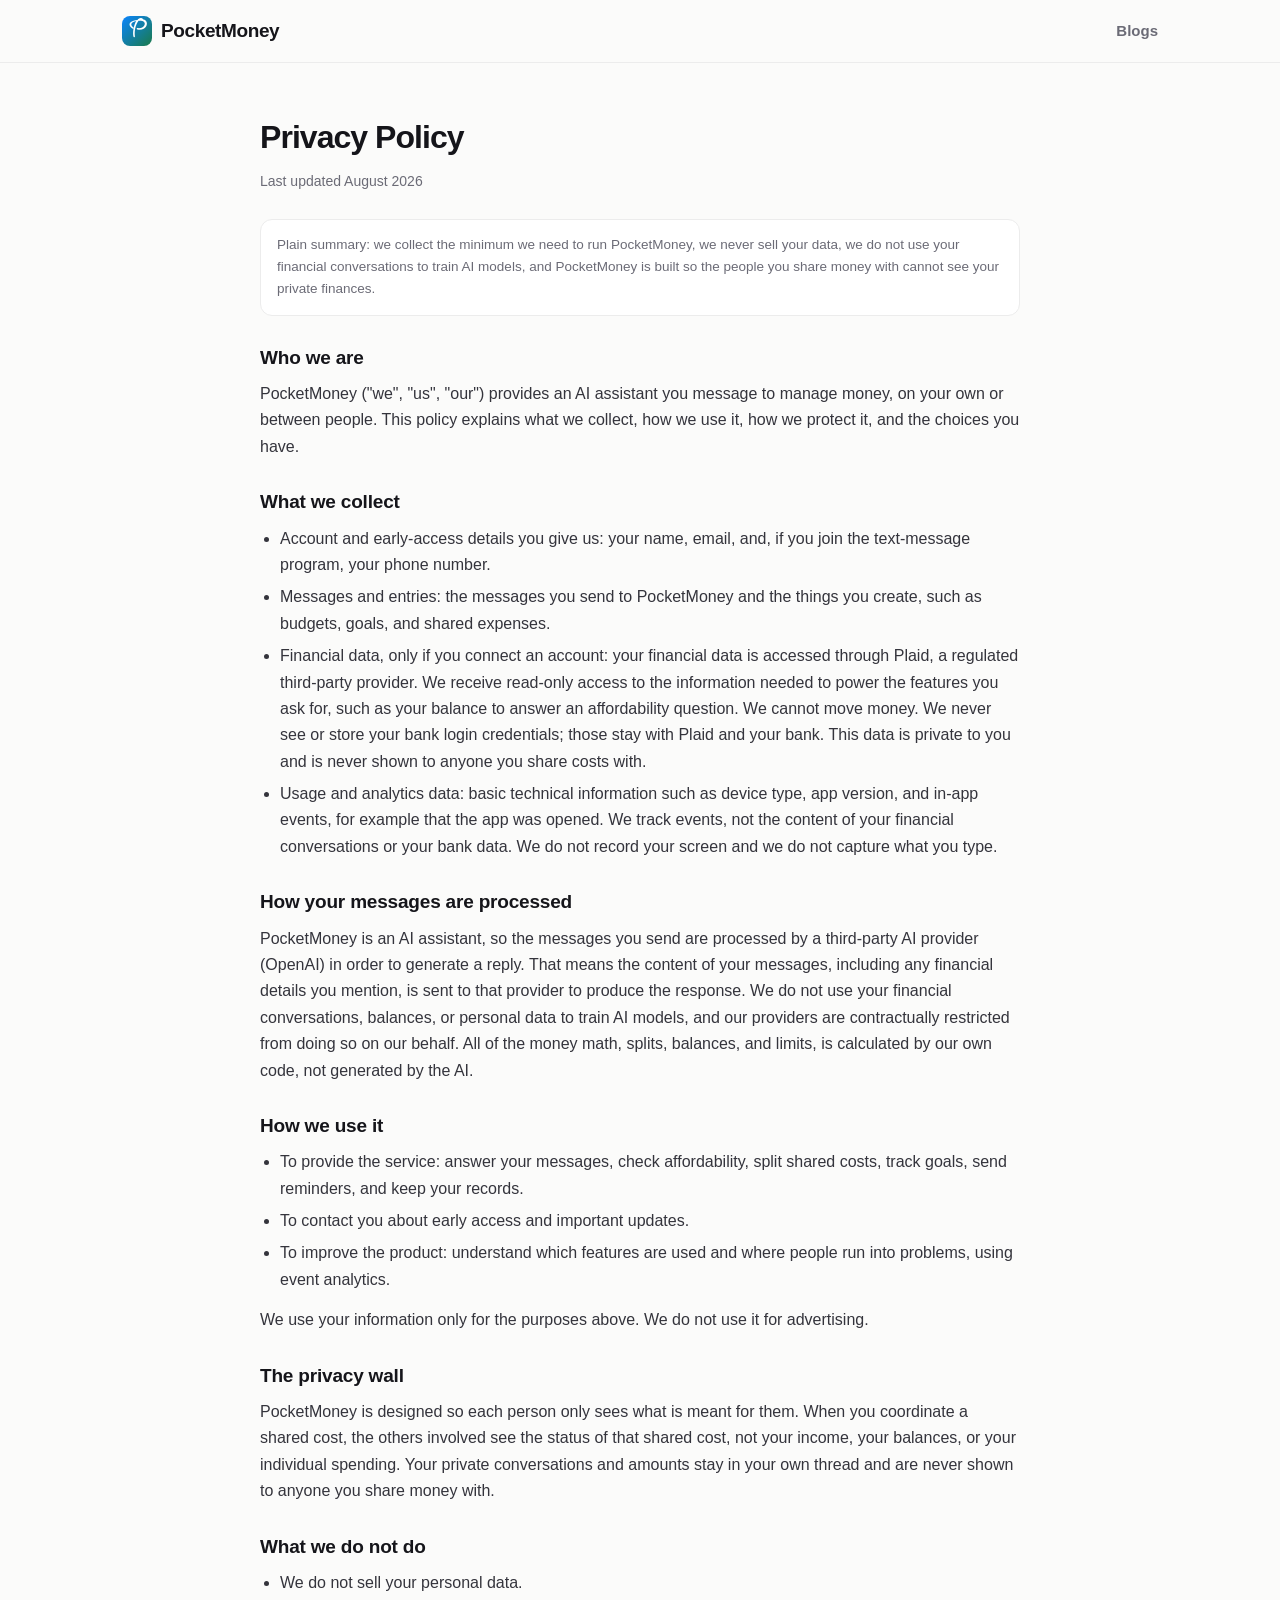
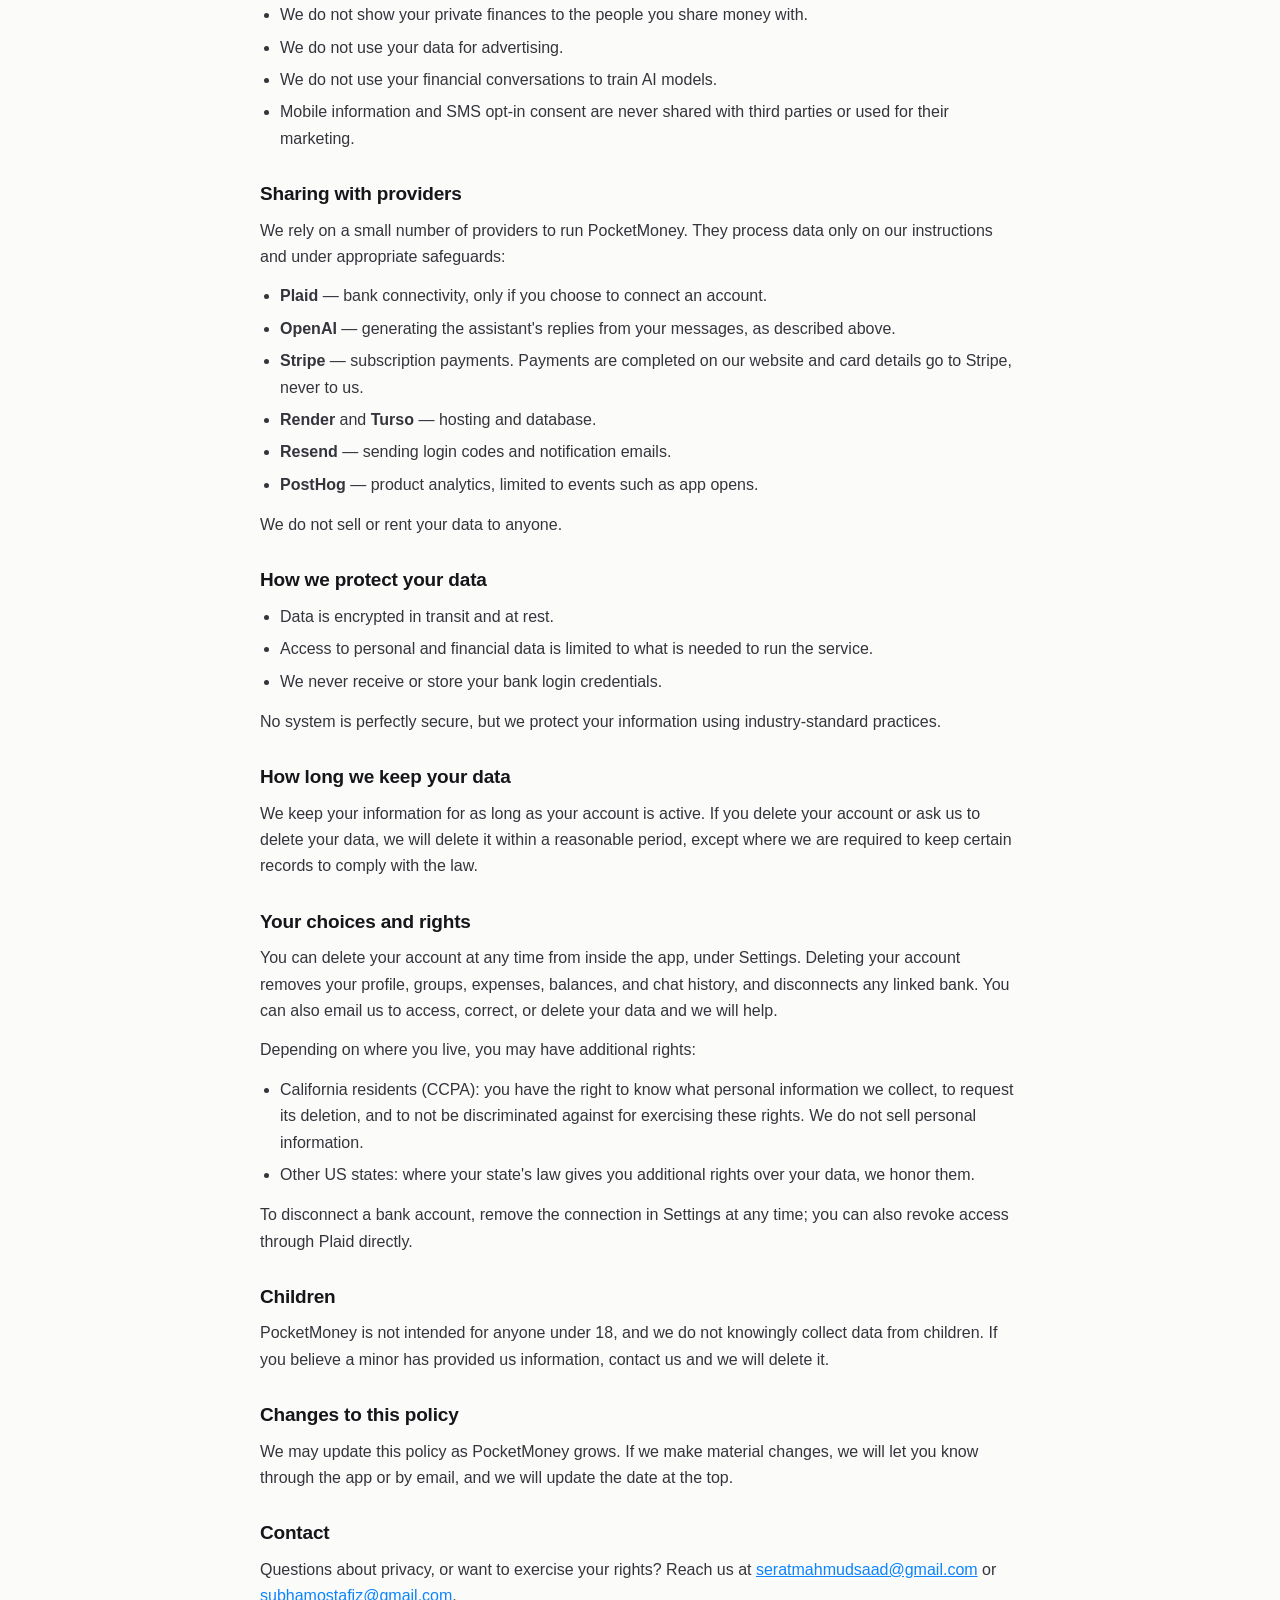
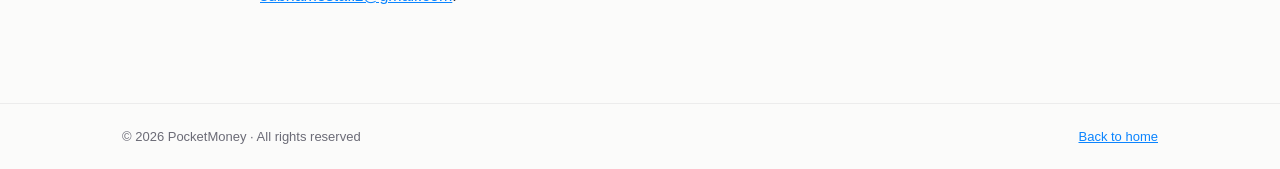
<file: privacy.html>
<!DOCTYPE html>
<html lang="en">
<head>
<meta charset="UTF-8" />
<meta name="viewport" content="width=device-width, initial-scale=1" />
<title>Privacy Policy — PocketMoney</title>
  <link rel="icon" href="favicon.ico" sizes="any">
  <link rel="icon" type="image/png" href="favicon-32.png" sizes="32x32">
  <link rel="apple-touch-icon" href="apple-touch-icon.png">
<style>
  @font-face{font-family:'Fuggles';src:url(fonts/fuggles.woff2) format('woff2');font-weight:400;font-display:swap}

  :root{--ink:#15151a;--muted:#6b6b76;--line:#ececec;--blue:#0b84fe;--green:#1a7a4a;--bg:#fbfbfa}
  *{box-sizing:border-box;margin:0;padding:0}
  body{font-family:-apple-system,BlinkMacSystemFont,"Segoe UI",Helvetica,Arial,sans-serif;background:var(--bg);color:var(--ink);line-height:1.65}
  .wrap{max-width:760px;margin:0 auto;padding:0 22px}
  a{color:var(--blue)}
  nav{border-bottom:1px solid var(--line)}
  nav .row{display:flex;align-items:center;justify-content:space-between;height:62px;max-width:1080px;margin:0 auto;padding:0 22px}
  .brand{display:flex;align-items:center;gap:9px;font-weight:800;font-size:19px;letter-spacing:-.02em;color:var(--ink);text-decoration:none}
  .logo{width:30px;height:30px;border-radius:8px;background:linear-gradient(135deg,#0b84fe,#1a7a4a);display:inline-flex;align-items:center;justify-content:center;color:#fff;font-family:'Fuggles',cursive;font-size:26px;line-height:1;padding-bottom:3px}
  .logo svg{width:18px;height:18px}
  .btn{background:var(--ink);color:#fff;font-weight:650;font-size:14px;padding:9px 15px;border-radius:10px;text-decoration:none}
  .doc{padding:48px 0 80px}
  .doc h1{font-size:32px;letter-spacing:-.03em;margin-bottom:6px}
  .doc .meta{color:var(--muted);font-size:14px;margin-bottom:26px}
  .doc h2{font-size:19px;margin:26px 0 8px;letter-spacing:-.01em}
  .doc p{color:#34343c;margin-bottom:13px}
  .doc ul{margin:0 0 14px 20px;color:#34343c}.doc li{margin-bottom:6px}
  .note{background:#fff;border:1px solid var(--line);border-radius:12px;padding:14px 16px;color:var(--muted);font-size:13.5px;margin-bottom:24px}
  footer{border-top:1px solid var(--line);color:var(--muted);font-size:13px}
  footer .row{max-width:1080px;margin:0 auto;padding:22px;display:flex;justify-content:space-between;flex-wrap:wrap;gap:10px}
  .navr{display:flex;align-items:center;gap:18px}
  .navlink{font-weight:600;font-size:15px;color:var(--muted);text-decoration:none;transition:color .2s ease}
  .navlink:hover{color:var(--ink)}
  @media(max-width:480px){nav .row{gap:12px}.brand{font-size:16px;gap:7px}.navr{gap:12px}.navlink{font-size:14px}.navr .btn{font-size:13px;padding:8px 11px;white-space:nowrap}}
</style>
  <!-- PostHog web analytics (privacy-first: no session recording) -->
  <script>
    !function(t,e){var o,n,p,r;e.__SV||(window.posthog=e,e._i=[],e.init=function(i,s,a){function g(t,e){var o=e.split(".");2==o.length&&(t=t[o[0]],e=o[1]),t[e]=function(){t.push([e].concat(Array.prototype.slice.call(arguments,0)))}}(p=t.createElement("script")).type="text/javascript",p.crossOrigin="anonymous",p.async=!0,p.src=s.api_host.replace(".i.posthog.com","-assets.i.posthog.com")+"/static/array.js",(r=t.getElementsByTagName("script")[0]).parentNode.insertBefore(p,r);var u=e;for(void 0!==a?u=e[a]=[]:a="posthog",u.people=u.people||[],u.toString=function(t){var e="posthog";return"posthog"!==a&&(e+="."+a),t||(e+=" (stub)"),e},u.people.toString=function(){return u.toString(1)+".people (stub)"},o="init capture register register_once register_for_session unregister unregister_for_session getFeatureFlag getFeatureFlagPayload isFeatureEnabled reloadFeatureFlags updateEarlyAccessFeatureEnrollment getEarlyAccessFeatures on onFeatureFlags onSessionId getSurveys getActiveMatchingSurveys renderSurvey canRenderSurvey getNextSurveyStep identify setPersonProperties group resetGroups setPersonPropertiesForFlags resetPersonPropertiesForFlags setGroupPropertiesForFlags resetGroupPropertiesForFlags reset get_distinct_id getGroups get_session_id get_session_replay_url alias set_config startSessionRecording stopSessionRecording capturedForSessionRecording get_session_recording_status log optIn optOut".split(" "),n=0;n<o.length;n++)g(u,o[n]);e._i.push([i,s,a])},e.__SV=1)}(document,window.posthog||[]);
    posthog.init('phc_vDGzgaGSYCHzjmmtXt4KbbL6Bm7c357qby8rYuPzvGn6', {
      api_host: 'https://us.i.posthog.com',
      person_profiles: 'identified_only',
      disable_session_recording: true
    });
  </script>
</head>
<body>
  <nav><div class="row">
    <a class="brand" href="/"><span class="logo" id="lg"></span>PocketMoney</a>
    <div class="navr"><a class="navlink" href="/blogs/">Blogs</a></div>
  </div></nav>
  <main class="wrap doc">
    <h1>Privacy Policy</h1>
    <div class="meta">Last updated August 2026</div>
    <div class="note">Plain summary: we collect the minimum we need to run PocketMoney, we never sell your data, we do not use your financial conversations to train AI models, and PocketMoney is built so the people you share money with cannot see your private finances.</div>

    <h2>Who we are</h2>
    <p>PocketMoney ("we", "us", "our") provides an AI assistant you message to manage money, on your own or between people. This policy explains what we collect, how we use it, how we protect it, and the choices you have.</p>

    <h2>What we collect</h2>
    <ul>
      <li>Account and early-access details you give us: your name, email, and, if you join the text-message program, your phone number.</li>
      <li>Messages and entries: the messages you send to PocketMoney and the things you create, such as budgets, goals, and shared expenses.</li>
      <li>Financial data, only if you connect an account: your financial data is accessed through Plaid, a regulated third-party provider. We receive read-only access to the information needed to power the features you ask for, such as your balance to answer an affordability question. We cannot move money. We never see or store your bank login credentials; those stay with Plaid and your bank. This data is private to you and is never shown to anyone you share costs with.</li>
      <li>Usage and analytics data: basic technical information such as device type, app version, and in-app events, for example that the app was opened. We track events, not the content of your financial conversations or your bank data. We do not record your screen and we do not capture what you type.</li>
    </ul>

    <h2>How your messages are processed</h2>
    <p>PocketMoney is an AI assistant, so the messages you send are processed by a third-party AI provider (OpenAI) in order to generate a reply. That means the content of your messages, including any financial details you mention, is sent to that provider to produce the response. We do not use your financial conversations, balances, or personal data to train AI models, and our providers are contractually restricted from doing so on our behalf. All of the money math, splits, balances, and limits, is calculated by our own code, not generated by the AI.</p>

    <h2>How we use it</h2>
    <ul>
      <li>To provide the service: answer your messages, check affordability, split shared costs, track goals, send reminders, and keep your records.</li>
      <li>To contact you about early access and important updates.</li>
      <li>To improve the product: understand which features are used and where people run into problems, using event analytics.</li>
    </ul>
    <p>We use your information only for the purposes above. We do not use it for advertising.</p>

    <h2>The privacy wall</h2>
    <p>PocketMoney is designed so each person only sees what is meant for them. When you coordinate a shared cost, the others involved see the status of that shared cost, not your income, your balances, or your individual spending. Your private conversations and amounts stay in your own thread and are never shown to anyone you share money with.</p>

    <h2>What we do not do</h2>
    <ul>
      <li>We do not sell your personal data.</li>
      <li>We do not show your private finances to the people you share money with.</li>
      <li>We do not use your data for advertising.</li>
      <li>We do not use your financial conversations to train AI models.</li>
      <li>Mobile information and SMS opt-in consent are never shared with third parties or used for their marketing.</li>
    </ul>

    <h2>Sharing with providers</h2>
    <p>We rely on a small number of providers to run PocketMoney. They process data only on our instructions and under appropriate safeguards:</p>
    <ul>
      <li><strong>Plaid</strong> — bank connectivity, only if you choose to connect an account.</li>
      <li><strong>OpenAI</strong> — generating the assistant's replies from your messages, as described above.</li>
      <li><strong>Stripe</strong> — subscription payments. Payments are completed on our website and card details go to Stripe, never to us.</li>
      <li><strong>Render</strong> and <strong>Turso</strong> — hosting and database.</li>
      <li><strong>Resend</strong> — sending login codes and notification emails.</li>
      <li><strong>PostHog</strong> — product analytics, limited to events such as app opens.</li>
    </ul>
    <p>We do not sell or rent your data to anyone.</p>

    <h2>How we protect your data</h2>
    <ul>
      <li>Data is encrypted in transit and at rest.</li>
      <li>Access to personal and financial data is limited to what is needed to run the service.</li>
      <li>We never receive or store your bank login credentials.</li>
    </ul>
    <p>No system is perfectly secure, but we protect your information using industry-standard practices.</p>

    <h2>How long we keep your data</h2>
    <p>We keep your information for as long as your account is active. If you delete your account or ask us to delete your data, we will delete it within a reasonable period, except where we are required to keep certain records to comply with the law.</p>

    <h2>Your choices and rights</h2>
    <p>You can delete your account at any time from inside the app, under Settings. Deleting your account removes your profile, groups, expenses, balances, and chat history, and disconnects any linked bank. You can also email us to access, correct, or delete your data and we will help.</p>
    <p>Depending on where you live, you may have additional rights:</p>
    <ul>
      <li>California residents (CCPA): you have the right to know what personal information we collect, to request its deletion, and to not be discriminated against for exercising these rights. We do not sell personal information.</li>
      <li>Other US states: where your state's law gives you additional rights over your data, we honor them.</li>
    </ul>
    <p>To disconnect a bank account, remove the connection in Settings at any time; you can also revoke access through Plaid directly.</p>

    <h2>Children</h2>
    <p>PocketMoney is not intended for anyone under 18, and we do not knowingly collect data from children. If you believe a minor has provided us information, contact us and we will delete it.</p>

    <h2>Changes to this policy</h2>
    <p>We may update this policy as PocketMoney grows. If we make material changes, we will let you know through the app or by email, and we will update the date at the top.</p>

    <h2>Contact</h2>
    <p>Questions about privacy, or want to exercise your rights? Reach us at <a href="mailto:seratmahmudsaad@gmail.com">seratmahmudsaad@gmail.com</a> or <a href="mailto:subhamostafiz@gmail.com">subhamostafiz@gmail.com</a>.</p>
  </main>
  <footer><div class="row">
    <span>© 2026 PocketMoney · All rights reserved</span>
    <a href="/">Back to home</a>
  </div></footer>
  <script>document.getElementById('lg').textContent='P';</script>
</body>
</html>
</file>
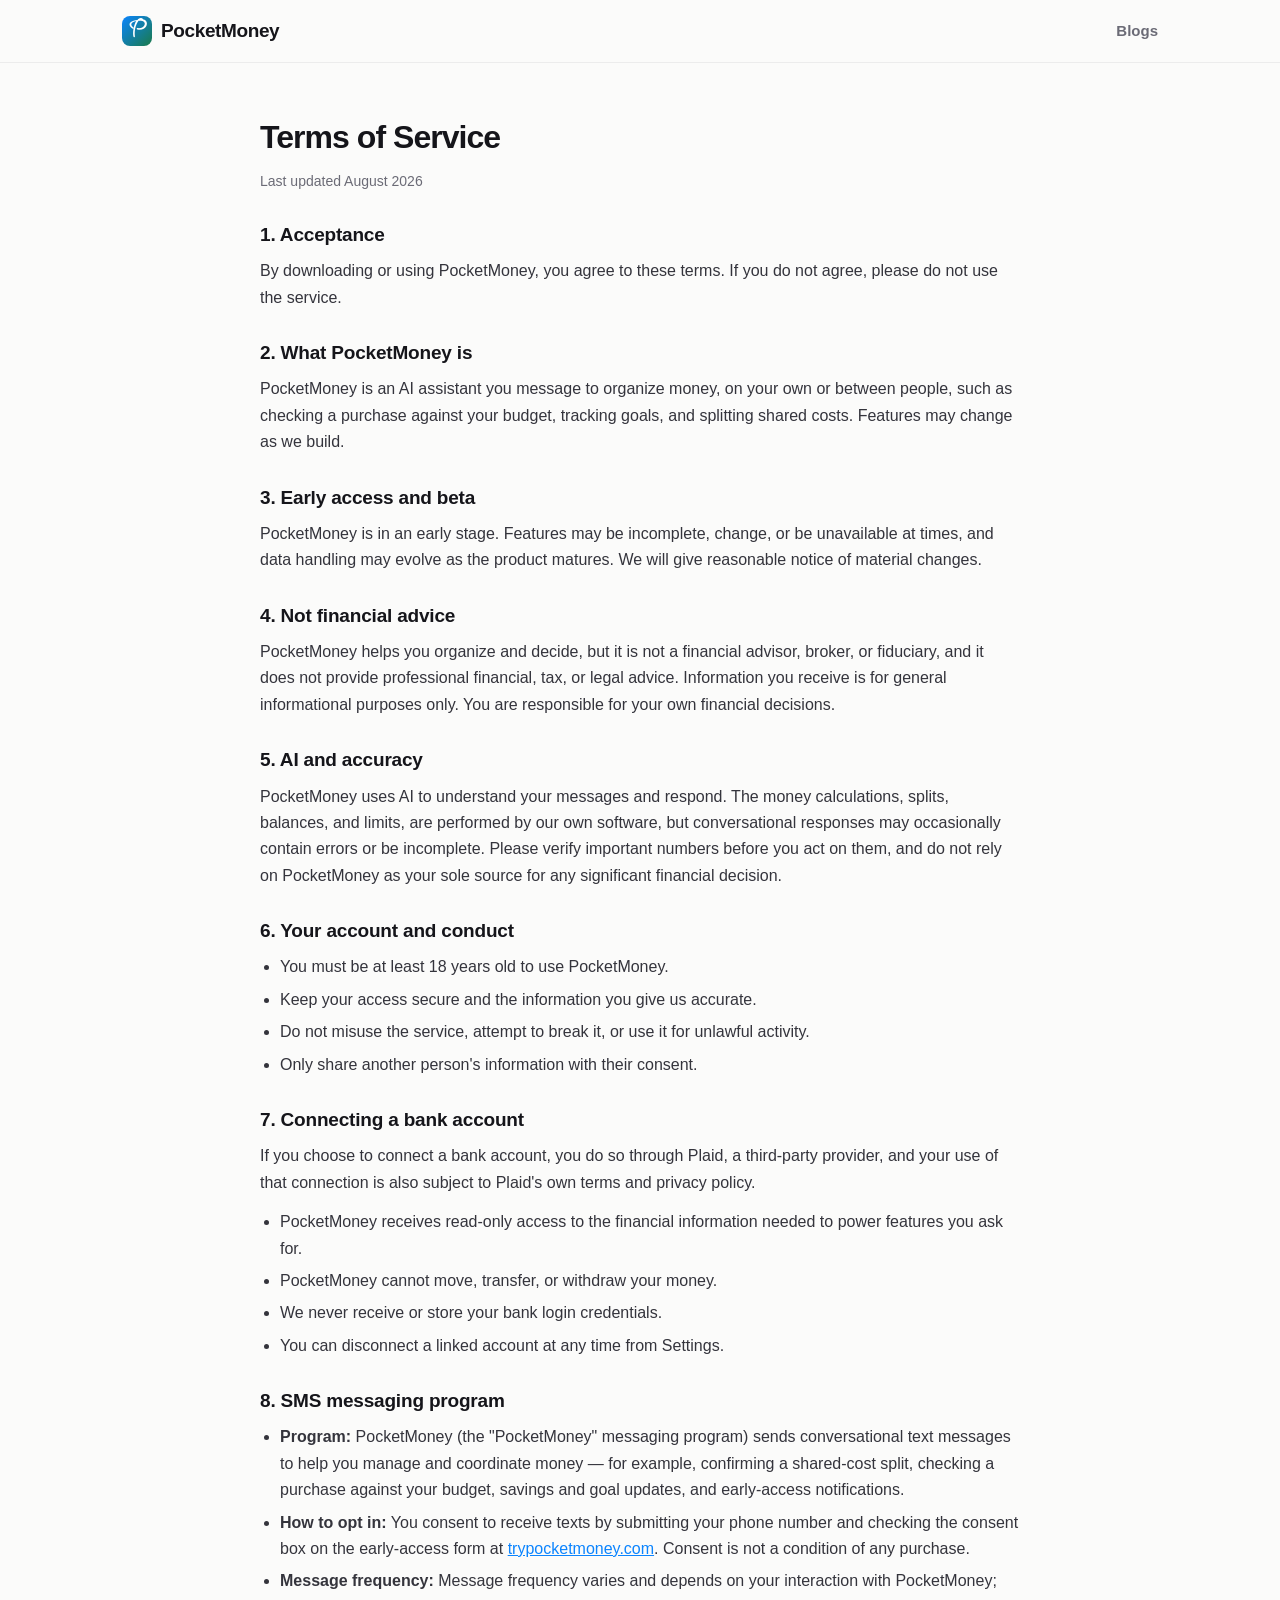
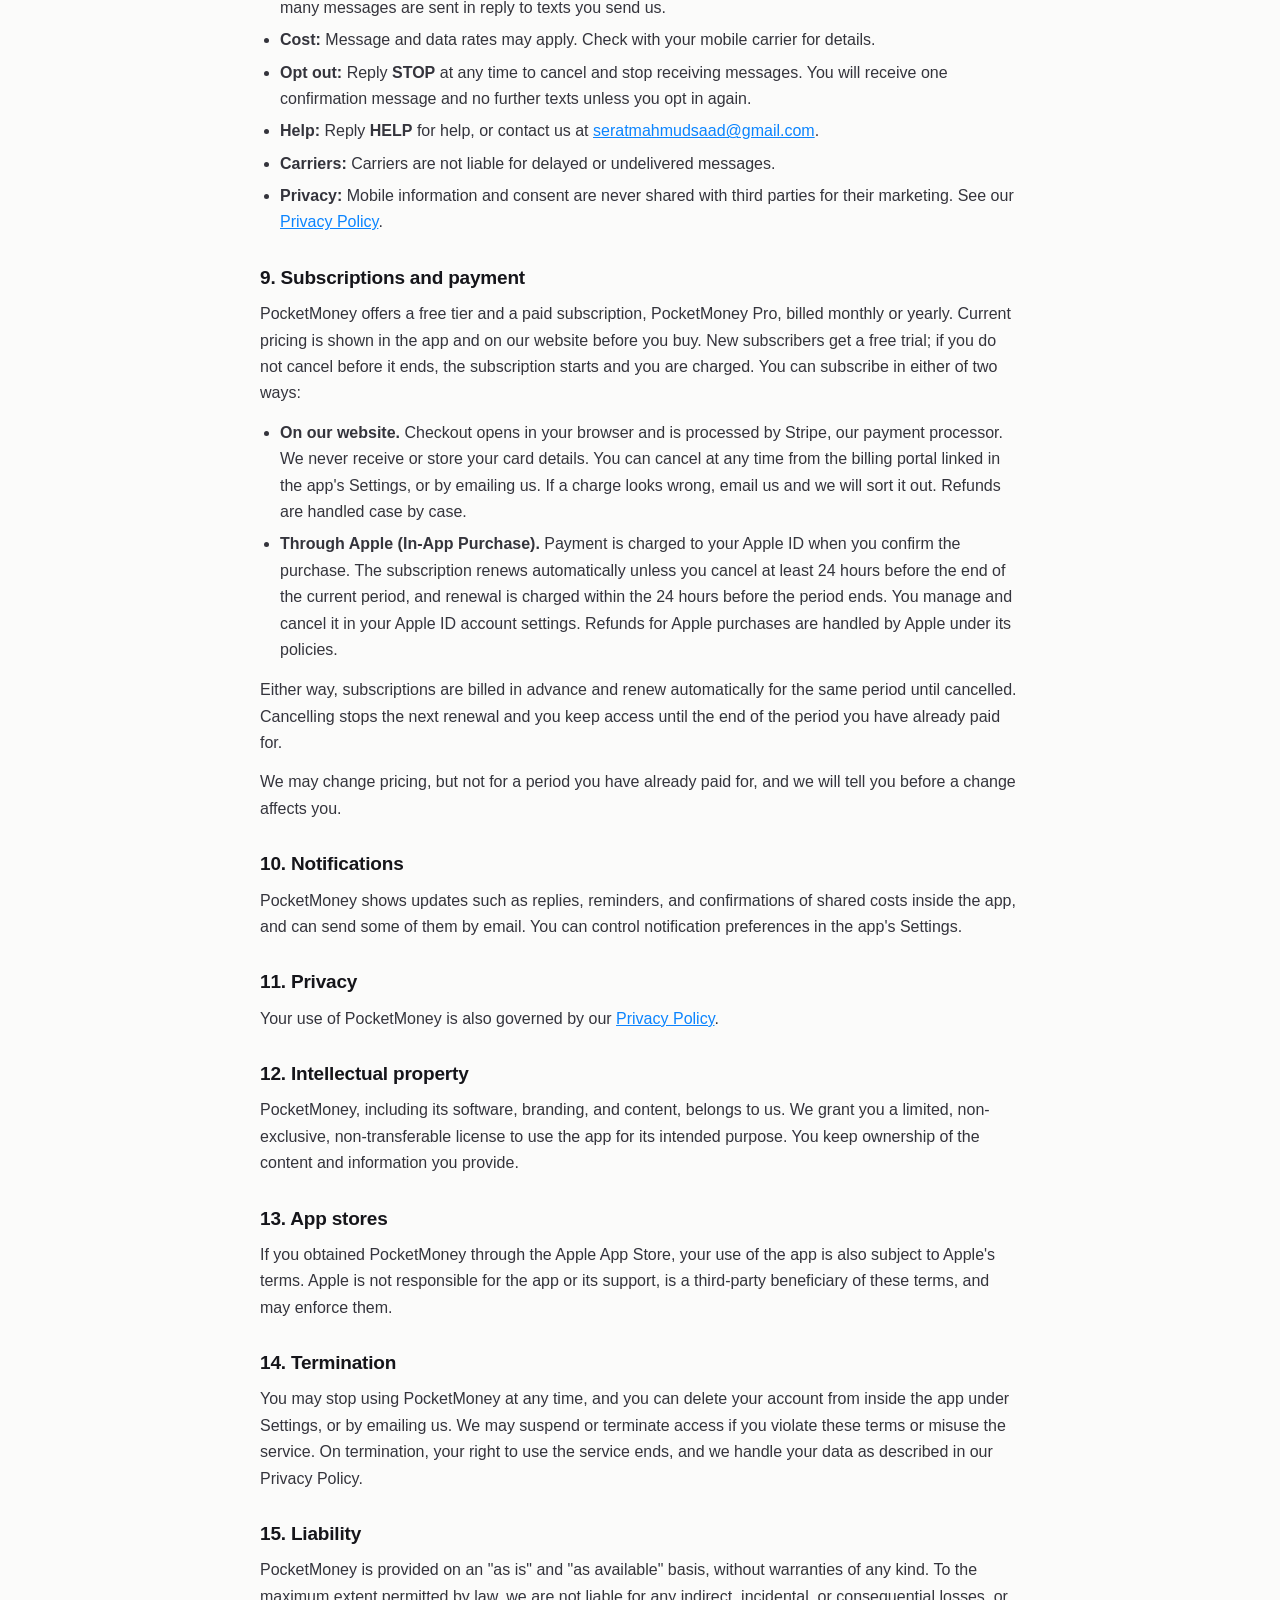
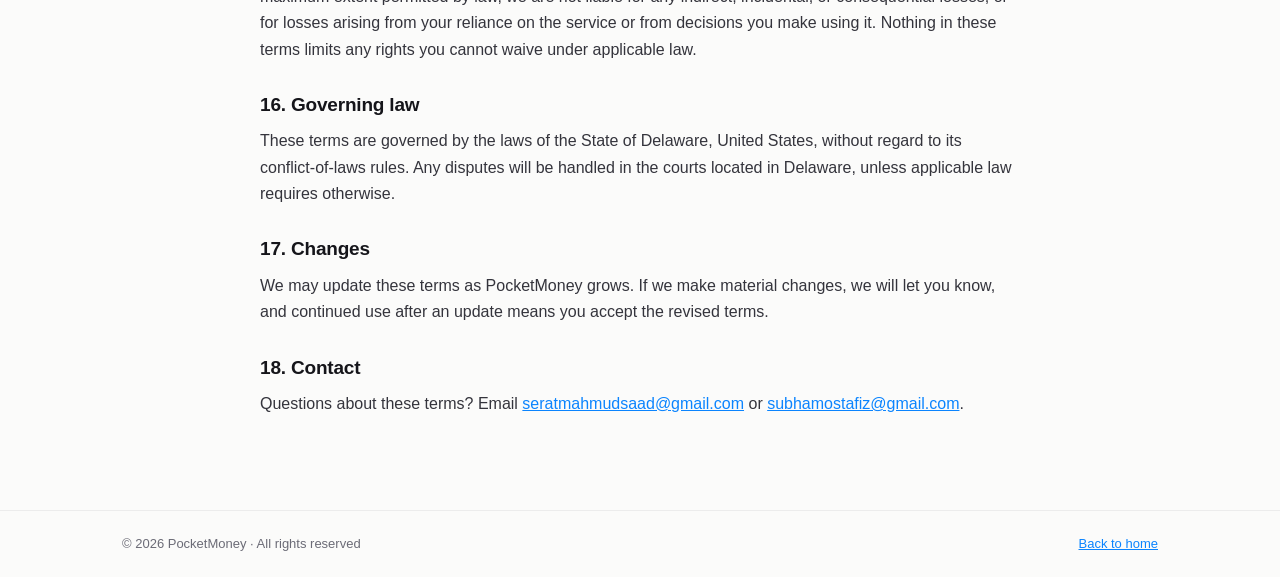
<file: terms.html>
<!DOCTYPE html>
<html lang="en">
<head>
<meta charset="UTF-8" />
<meta name="viewport" content="width=device-width, initial-scale=1" />
<title>Terms of Service — PocketMoney</title>
  <link rel="icon" href="favicon.ico" sizes="any">
  <link rel="icon" type="image/png" href="favicon-32.png" sizes="32x32">
  <link rel="apple-touch-icon" href="apple-touch-icon.png">
<style>
  @font-face{font-family:'Fuggles';src:url(fonts/fuggles.woff2) format('woff2');font-weight:400;font-display:swap}

  :root{--ink:#15151a;--muted:#6b6b76;--line:#ececec;--blue:#0b84fe;--green:#1a7a4a;--bg:#fbfbfa}
  *{box-sizing:border-box;margin:0;padding:0}
  body{font-family:-apple-system,BlinkMacSystemFont,"Segoe UI",Helvetica,Arial,sans-serif;background:var(--bg);color:var(--ink);line-height:1.65}
  .wrap{max-width:760px;margin:0 auto;padding:0 22px}
  a{color:var(--blue)}
  nav{border-bottom:1px solid var(--line)}
  nav .row{display:flex;align-items:center;justify-content:space-between;height:62px;max-width:1080px;margin:0 auto;padding:0 22px}
  .brand{display:flex;align-items:center;gap:9px;font-weight:800;font-size:19px;letter-spacing:-.02em;color:var(--ink);text-decoration:none}
  .logo{width:30px;height:30px;border-radius:8px;background:linear-gradient(135deg,#0b84fe,#1a7a4a);display:inline-flex;align-items:center;justify-content:center;color:#fff;font-family:'Fuggles',cursive;font-size:26px;line-height:1;padding-bottom:3px}
  .logo svg{width:18px;height:18px}
  .btn{background:var(--ink);color:#fff;font-weight:650;font-size:14px;padding:9px 15px;border-radius:10px;text-decoration:none}
  .doc{padding:48px 0 80px}
  .doc h1{font-size:32px;letter-spacing:-.03em;margin-bottom:6px}
  .doc .meta{color:var(--muted);font-size:14px;margin-bottom:26px}
  .doc h2{font-size:19px;margin:26px 0 8px;letter-spacing:-.01em}
  .doc p{color:#34343c;margin-bottom:13px}
  .doc ul{margin:0 0 14px 20px;color:#34343c}.doc li{margin-bottom:6px}
  footer{border-top:1px solid var(--line);color:var(--muted);font-size:13px}
  footer .row{max-width:1080px;margin:0 auto;padding:22px;display:flex;justify-content:space-between;flex-wrap:wrap;gap:10px}
  .navr{display:flex;align-items:center;gap:18px}
  .navlink{font-weight:600;font-size:15px;color:var(--muted);text-decoration:none;transition:color .2s ease}
  .navlink:hover{color:var(--ink)}
  @media(max-width:480px){nav .row{gap:12px}.brand{font-size:16px;gap:7px}.navr{gap:12px}.navlink{font-size:14px}.navr .btn{font-size:13px;padding:8px 11px;white-space:nowrap}}
</style>
  <!-- PostHog web analytics (privacy-first: no session recording) -->
  <script>
    !function(t,e){var o,n,p,r;e.__SV||(window.posthog=e,e._i=[],e.init=function(i,s,a){function g(t,e){var o=e.split(".");2==o.length&&(t=t[o[0]],e=o[1]),t[e]=function(){t.push([e].concat(Array.prototype.slice.call(arguments,0)))}}(p=t.createElement("script")).type="text/javascript",p.crossOrigin="anonymous",p.async=!0,p.src=s.api_host.replace(".i.posthog.com","-assets.i.posthog.com")+"/static/array.js",(r=t.getElementsByTagName("script")[0]).parentNode.insertBefore(p,r);var u=e;for(void 0!==a?u=e[a]=[]:a="posthog",u.people=u.people||[],u.toString=function(t){var e="posthog";return"posthog"!==a&&(e+="."+a),t||(e+=" (stub)"),e},u.people.toString=function(){return u.toString(1)+".people (stub)"},o="init capture register register_once register_for_session unregister unregister_for_session getFeatureFlag getFeatureFlagPayload isFeatureEnabled reloadFeatureFlags updateEarlyAccessFeatureEnrollment getEarlyAccessFeatures on onFeatureFlags onSessionId getSurveys getActiveMatchingSurveys renderSurvey canRenderSurvey getNextSurveyStep identify setPersonProperties group resetGroups setPersonPropertiesForFlags resetPersonPropertiesForFlags setGroupPropertiesForFlags resetGroupPropertiesForFlags reset get_distinct_id getGroups get_session_id get_session_replay_url alias set_config startSessionRecording stopSessionRecording capturedForSessionRecording get_session_recording_status log optIn optOut".split(" "),n=0;n<o.length;n++)g(u,o[n]);e._i.push([i,s,a])},e.__SV=1)}(document,window.posthog||[]);
    posthog.init('phc_vDGzgaGSYCHzjmmtXt4KbbL6Bm7c357qby8rYuPzvGn6', {
      api_host: 'https://us.i.posthog.com',
      person_profiles: 'identified_only',
      disable_session_recording: true
    });
  </script>
</head>
<body>
  <nav><div class="row">
    <a class="brand" href="/"><span class="logo" id="lg"></span>PocketMoney</a>
    <div class="navr"><a class="navlink" href="/blogs/">Blogs</a></div>
  </div></nav>
  <main class="wrap doc">
    <h1>Terms of Service</h1>
    <div class="meta">Last updated August 2026</div>

    <h2>1. Acceptance</h2>
    <p>By downloading or using PocketMoney, you agree to these terms. If you do not agree, please do not use the service.</p>

    <h2>2. What PocketMoney is</h2>
    <p>PocketMoney is an AI assistant you message to organize money, on your own or between people, such as checking a purchase against your budget, tracking goals, and splitting shared costs. Features may change as we build.</p>

    <h2>3. Early access and beta</h2>
    <p>PocketMoney is in an early stage. Features may be incomplete, change, or be unavailable at times, and data handling may evolve as the product matures. We will give reasonable notice of material changes.</p>

    <h2>4. Not financial advice</h2>
    <p>PocketMoney helps you organize and decide, but it is not a financial advisor, broker, or fiduciary, and it does not provide professional financial, tax, or legal advice. Information you receive is for general informational purposes only. You are responsible for your own financial decisions.</p>

    <h2>5. AI and accuracy</h2>
    <p>PocketMoney uses AI to understand your messages and respond. The money calculations, splits, balances, and limits, are performed by our own software, but conversational responses may occasionally contain errors or be incomplete. Please verify important numbers before you act on them, and do not rely on PocketMoney as your sole source for any significant financial decision.</p>

    <h2>6. Your account and conduct</h2>
    <ul>
      <li>You must be at least 18 years old to use PocketMoney.</li>
      <li>Keep your access secure and the information you give us accurate.</li>
      <li>Do not misuse the service, attempt to break it, or use it for unlawful activity.</li>
      <li>Only share another person's information with their consent.</li>
    </ul>

    <h2>7. Connecting a bank account</h2>
    <p>If you choose to connect a bank account, you do so through Plaid, a third-party provider, and your use of that connection is also subject to Plaid's own terms and privacy policy.</p>
    <ul>
      <li>PocketMoney receives read-only access to the financial information needed to power features you ask for.</li>
      <li>PocketMoney cannot move, transfer, or withdraw your money.</li>
      <li>We never receive or store your bank login credentials.</li>
      <li>You can disconnect a linked account at any time from Settings.</li>
    </ul>

    <h2>8. SMS messaging program</h2>
    <ul>
      <li><b>Program:</b> PocketMoney (the "PocketMoney" messaging program) sends conversational text messages to help you manage and coordinate money — for example, confirming a shared-cost split, checking a purchase against your budget, savings and goal updates, and early-access notifications.</li>
      <li><b>How to opt in:</b> You consent to receive texts by submitting your phone number and checking the consent box on the early-access form at <a href="https://trypocketmoney.com">trypocketmoney.com</a>. Consent is not a condition of any purchase.</li>
      <li><b>Message frequency:</b> Message frequency varies and depends on your interaction with PocketMoney; many messages are sent in reply to texts you send us.</li>
      <li><b>Cost:</b> Message and data rates may apply. Check with your mobile carrier for details.</li>
      <li><b>Opt out:</b> Reply <b>STOP</b> at any time to cancel and stop receiving messages. You will receive one confirmation message and no further texts unless you opt in again.</li>
      <li><b>Help:</b> Reply <b>HELP</b> for help, or contact us at <a href="mailto:seratmahmudsaad@gmail.com">seratmahmudsaad@gmail.com</a>.</li>
      <li><b>Carriers:</b> Carriers are not liable for delayed or undelivered messages.</li>
      <li><b>Privacy:</b> Mobile information and consent are never shared with third parties for their marketing. See our <a href="/privacy.html">Privacy Policy</a>.</li>
    </ul>

    <h2>9. Subscriptions and payment</h2>
    <p>PocketMoney offers a free tier and a paid subscription, PocketMoney Pro, billed monthly or yearly. Current pricing is shown in the app and on our website before you buy. New subscribers get a free trial; if you do not cancel before it ends, the subscription starts and you are charged. You can subscribe in either of two ways:</p>
    <ul>
      <li><b>On our website.</b> Checkout opens in your browser and is processed by Stripe, our payment processor. We never receive or store your card details. You can cancel at any time from the billing portal linked in the app's Settings, or by emailing us. If a charge looks wrong, email us and we will sort it out. Refunds are handled case by case.</li>
      <li><b>Through Apple (In-App Purchase).</b> Payment is charged to your Apple ID when you confirm the purchase. The subscription renews automatically unless you cancel at least 24 hours before the end of the current period, and renewal is charged within the 24 hours before the period ends. You manage and cancel it in your Apple ID account settings. Refunds for Apple purchases are handled by Apple under its policies.</li>
    </ul>
    <p>Either way, subscriptions are billed in advance and renew automatically for the same period until cancelled. Cancelling stops the next renewal and you keep access until the end of the period you have already paid for.</p>
    <p>We may change pricing, but not for a period you have already paid for, and we will tell you before a change affects you.</p>

    <h2>10. Notifications</h2>
    <p>PocketMoney shows updates such as replies, reminders, and confirmations of shared costs inside the app, and can send some of them by email. You can control notification preferences in the app's Settings.</p>

    <h2>11. Privacy</h2>
    <p>Your use of PocketMoney is also governed by our <a href="/privacy.html">Privacy Policy</a>.</p>

    <h2>12. Intellectual property</h2>
    <p>PocketMoney, including its software, branding, and content, belongs to us. We grant you a limited, non-exclusive, non-transferable license to use the app for its intended purpose. You keep ownership of the content and information you provide.</p>

    <h2>13. App stores</h2>
    <p>If you obtained PocketMoney through the Apple App Store, your use of the app is also subject to Apple's terms. Apple is not responsible for the app or its support, is a third-party beneficiary of these terms, and may enforce them.</p>

    <h2>14. Termination</h2>
    <p>You may stop using PocketMoney at any time, and you can delete your account from inside the app under Settings, or by emailing us. We may suspend or terminate access if you violate these terms or misuse the service. On termination, your right to use the service ends, and we handle your data as described in our Privacy Policy.</p>

    <h2>15. Liability</h2>
    <p>PocketMoney is provided on an "as is" and "as available" basis, without warranties of any kind. To the maximum extent permitted by law, we are not liable for any indirect, incidental, or consequential losses, or for losses arising from your reliance on the service or from decisions you make using it. Nothing in these terms limits any rights you cannot waive under applicable law.</p>

    <h2>16. Governing law</h2>
    <p>These terms are governed by the laws of the State of Delaware, United States, without regard to its conflict-of-laws rules. Any disputes will be handled in the courts located in Delaware, unless applicable law requires otherwise.</p>

    <h2>17. Changes</h2>
    <p>We may update these terms as PocketMoney grows. If we make material changes, we will let you know, and continued use after an update means you accept the revised terms.</p>

    <h2>18. Contact</h2>
    <p>Questions about these terms? Email <a href="mailto:seratmahmudsaad@gmail.com">seratmahmudsaad@gmail.com</a> or <a href="mailto:subhamostafiz@gmail.com">subhamostafiz@gmail.com</a>.</p>
  </main>
  <footer><div class="row">
    <span>© 2026 PocketMoney · All rights reserved</span>
    <a href="/">Back to home</a>
  </div></footer>
  <script>document.getElementById('lg').textContent='P';</script>
</body>
</html>
</file>
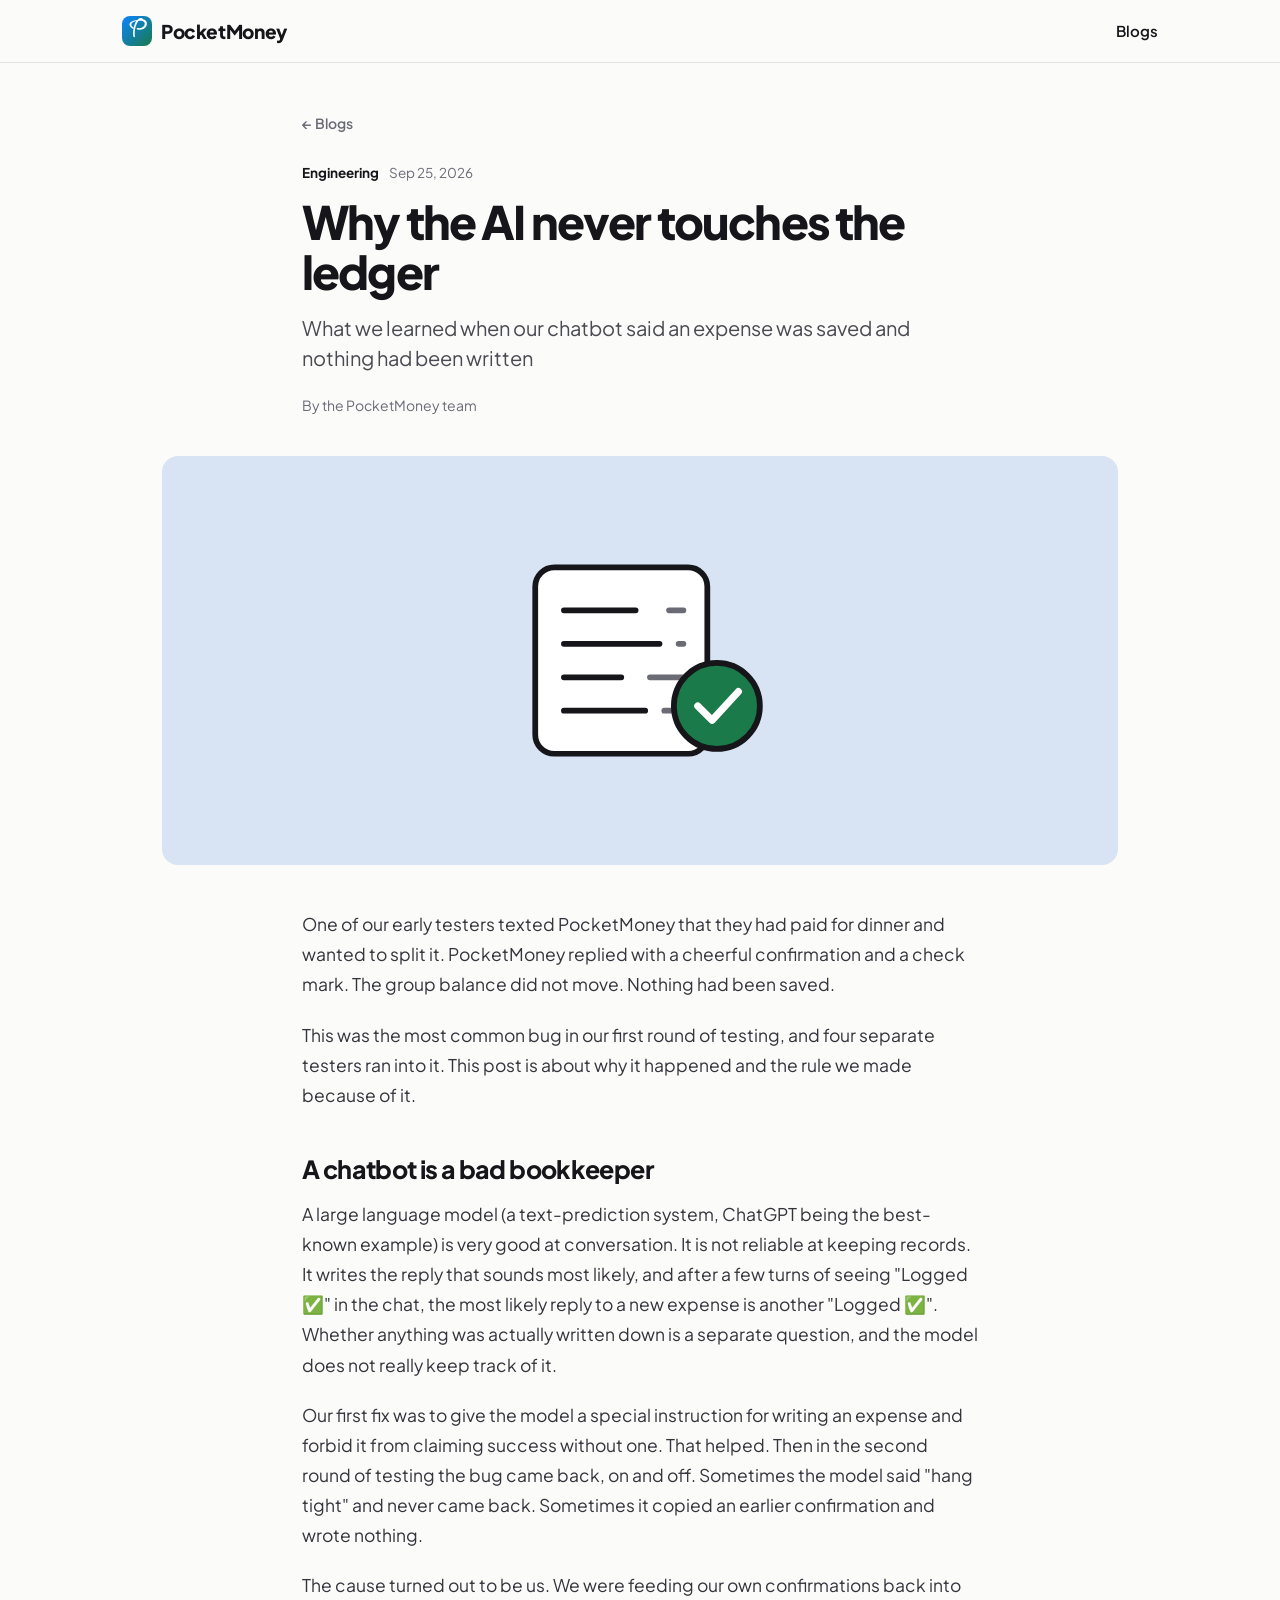
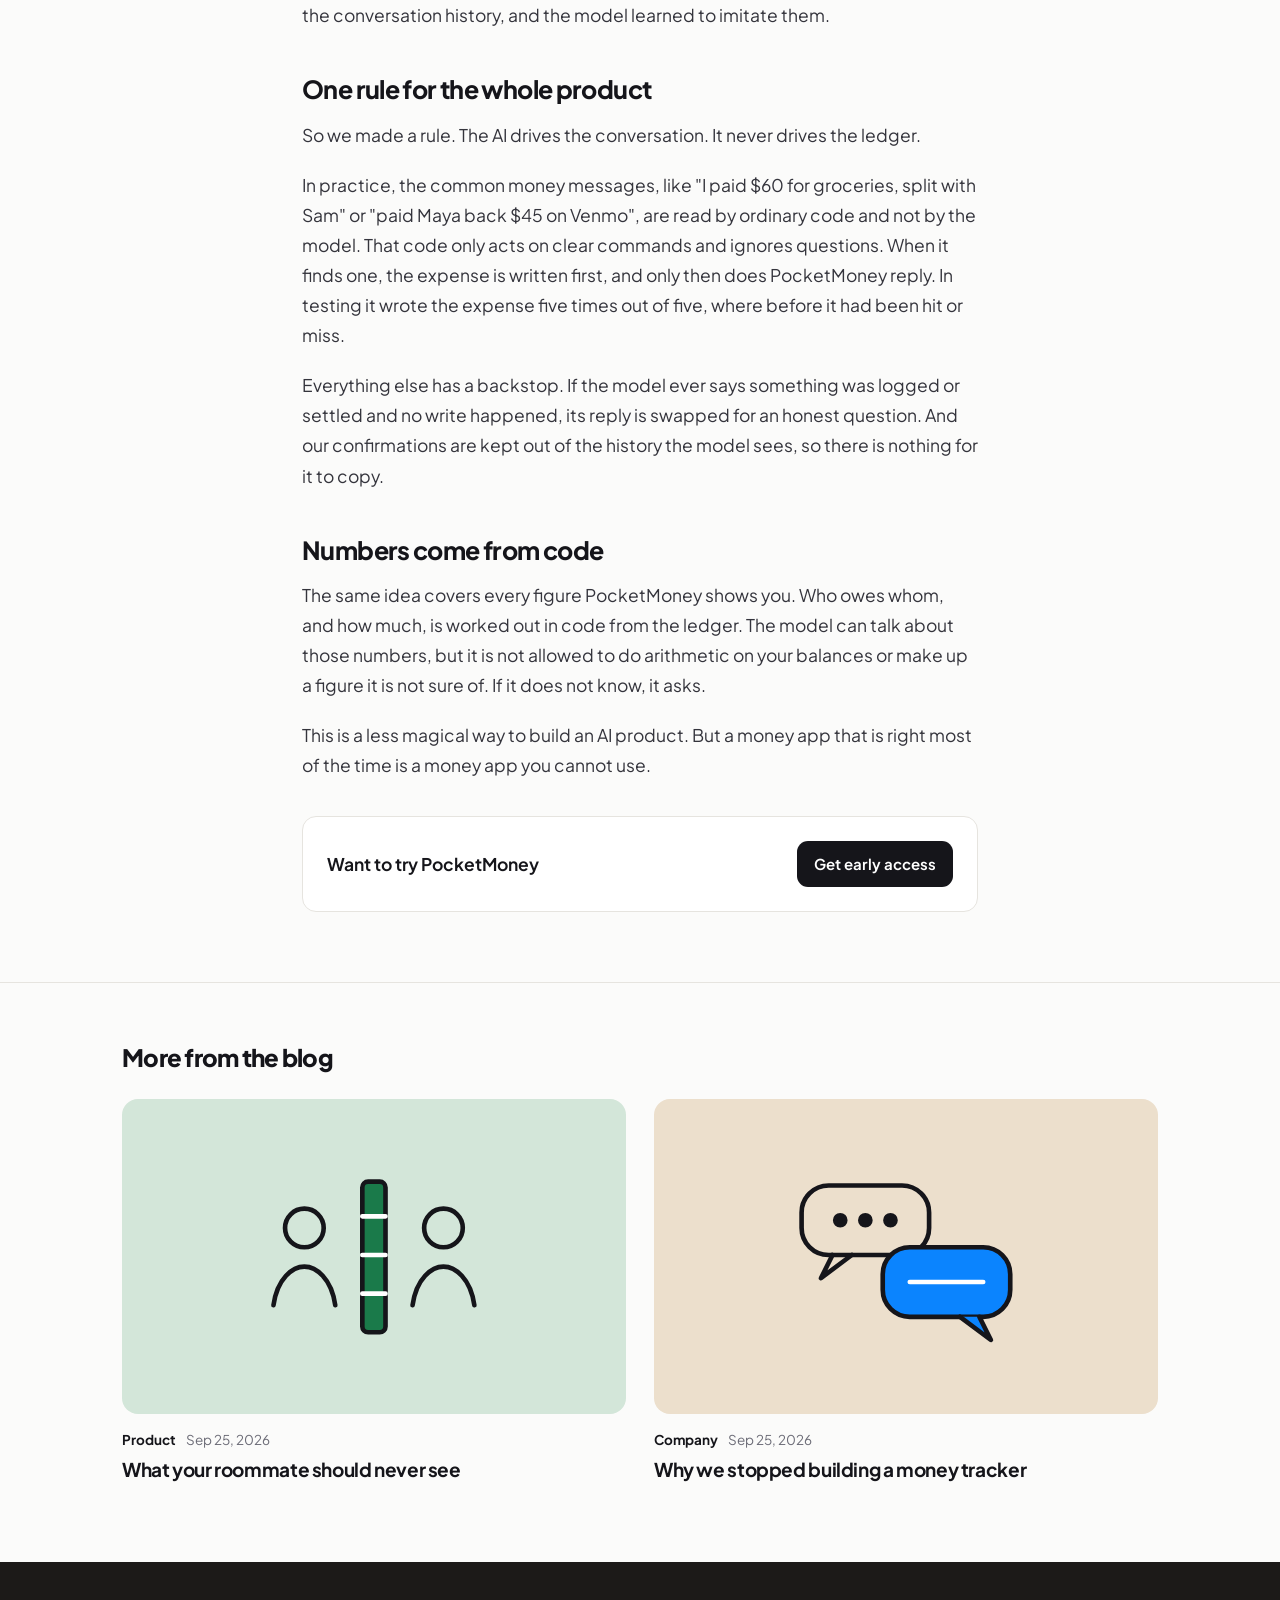
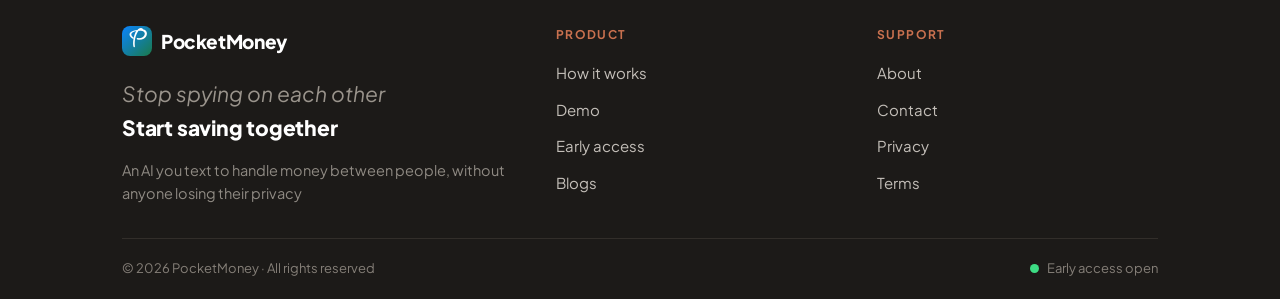
<file: blogs/the-ai-never-touches-the-ledger.html>
<!DOCTYPE html>
<html lang="en">
<head>
<meta charset="UTF-8" />
<meta name="viewport" content="width=device-width, initial-scale=1" />
<title>Why the AI never touches the ledger · PocketMoney</title>
  <link rel="icon" href="/favicon.ico" sizes="any">
  <link rel="icon" type="image/png" href="/favicon-32.png" sizes="32x32">
  <link rel="apple-touch-icon" href="/apple-touch-icon.png">
<meta name="description" content="What we learned when our chatbot said an expense was saved and nothing had been written" />
<meta property="og:title" content="Why the AI never touches the ledger · PocketMoney" />
<meta property="og:description" content="What we learned when our chatbot said an expense was saved and nothing had been written" />
<meta property="og:url" content="https://trypocketmoney.com/blogs/the-ai-never-touches-the-ledger.html" />
<link rel="canonical" href="https://trypocketmoney.com/blogs/the-ai-never-touches-the-ledger.html" />
<link rel="preconnect" href="https://fonts.googleapis.com">
<link rel="preconnect" href="https://fonts.gstatic.com" crossorigin>
<link href="https://fonts.googleapis.com/css2?family=Plus+Jakarta+Sans:wght@400;500;600;700;800&display=swap" rel="stylesheet">
<link rel="stylesheet" href="/blogs/blog.css">
  <!-- PostHog web analytics (privacy-first: no session recording) -->
  <script>
    !function(t,e){var o,n,p,r;e.__SV||(window.posthog=e,e._i=[],e.init=function(i,s,a){function g(t,e){var o=e.split(".");2==o.length&&(t=t[o[0]],e=o[1]),t[e]=function(){t.push([e].concat(Array.prototype.slice.call(arguments,0)))}}(p=t.createElement("script")).type="text/javascript",p.crossOrigin="anonymous",p.async=!0,p.src=s.api_host.replace(".i.posthog.com","-assets.i.posthog.com")+"/static/array.js",(r=t.getElementsByTagName("script")[0]).parentNode.insertBefore(p,r);var u=e;for(void 0!==a?u=e[a]=[]:a="posthog",u.people=u.people||[],u.toString=function(t){var e="posthog";return"posthog"!==a&&(e+="."+a),t||(e+=" (stub)"),e},u.people.toString=function(){return u.toString(1)+".people (stub)"},o="init capture register register_once register_for_session unregister unregister_for_session getFeatureFlag getFeatureFlagPayload isFeatureEnabled reloadFeatureFlags updateEarlyAccessFeatureEnrollment getEarlyAccessFeatures on onFeatureFlags onSessionId getSurveys getActiveMatchingSurveys renderSurvey canRenderSurvey getNextSurveyStep identify setPersonProperties group resetGroups setPersonPropertiesForFlags resetPersonPropertiesForFlags setGroupPropertiesForFlags resetGroupPropertiesForFlags reset get_distinct_id getGroups get_session_id get_session_replay_url alias set_config startSessionRecording stopSessionRecording capturedForSessionRecording get_session_recording_status log optIn optOut".split(" "),n=0;n<o.length;n++)g(u,o[n]);e._i.push([i,s,a])},e.__SV=1)}(document,window.posthog||[]);
    posthog.init('phc_vDGzgaGSYCHzjmmtXt4KbbL6Bm7c357qby8rYuPzvGn6', {
      api_host: 'https://us.i.posthog.com',
      person_profiles: 'identified_only',
      disable_session_recording: true
    });
  </script>
</head>
<body>
  <nav><div class="wrap row">
    <a class="brand" href="/"><span class="logo">P</span>PocketMoney</a>
    <div class="navr"><a class="navlink on" href="/blogs/">Blogs</a></div>
  </div></nav>

  <main>
    <article>
      <header class="post">
        <a class="back" href="/blogs/">← Blogs</a>
        <div class="meta"><span class="cat">Engineering</span><time datetime="2026-09-25">Sep 25, 2026</time></div>
        <h1>Why the AI never touches the ledger</h1>
        <p class="lead">What we learned when our chatbot said an expense was saved and nothing had been written</p>
        <div class="by">By the PocketMoney team</div>
      </header>
      <div class="hero"><div class="art sky " aria-hidden="true"><svg viewBox="0 0 120 90" fill="none" stroke="#15151a" stroke-width="2.4" stroke-linecap="round" stroke-linejoin="round"><rect x="16" y="6" width="72" height="78" rx="8" fill="#fff"/><path d="M28 24h30M28 38h40M28 52h24M28 66h34"/><path d="M72 24h6M76 38h2M64 52h14M70 66h8" stroke="#6b6b76"/><circle cx="92" cy="64" r="18" fill="#1a7a4a"/><path d="M84 64l6 6 11-12" stroke="#fff" stroke-width="3"/></svg></div></div>
      <div class="prose">
<p>One of our early testers texted PocketMoney that they had paid for dinner and wanted to split it. PocketMoney replied with a cheerful confirmation and a check mark. The group balance did not move. Nothing had been saved.</p>
<p>This was the most common bug in our first round of testing, and four separate testers ran into it. This post is about why it happened and the rule we made because of it.</p>
<h2>A chatbot is a bad bookkeeper</h2>
<p>A large language model (a text-prediction system, ChatGPT being the best-known example) is very good at conversation. It is not reliable at keeping records. It writes the reply that sounds most likely, and after a few turns of seeing "Logged ✅" in the chat, the most likely reply to a new expense is another "Logged ✅". Whether anything was actually written down is a separate question, and the model does not really keep track of it.</p>
<p>Our first fix was to give the model a special instruction for writing an expense and forbid it from claiming success without one. That helped. Then in the second round of testing the bug came back, on and off. Sometimes the model said "hang tight" and never came back. Sometimes it copied an earlier confirmation and wrote nothing.</p>
<p>The cause turned out to be us. We were feeding our own confirmations back into the conversation history, and the model learned to imitate them.</p>
<h2>One rule for the whole product</h2>
<p>So we made a rule. The AI drives the conversation. It never drives the ledger.</p>
<p>In practice, the common money messages, like "I paid $60 for groceries, split with Sam" or "paid Maya back $45 on Venmo", are read by ordinary code and not by the model. That code only acts on clear commands and ignores questions. When it finds one, the expense is written first, and only then does PocketMoney reply. In testing it wrote the expense five times out of five, where before it had been hit or miss.</p>
<p>Everything else has a backstop. If the model ever says something was logged or settled and no write happened, its reply is swapped for an honest question. And our confirmations are kept out of the history the model sees, so there is nothing for it to copy.</p>
<h2>Numbers come from code</h2>
<p>The same idea covers every figure PocketMoney shows you. Who owes whom, and how much, is worked out in code from the ledger. The model can talk about those numbers, but it is not allowed to do arithmetic on your balances or make up a figure it is not sure of. If it does not know, it asks.</p>
<p>This is a less magical way to build an AI product. But a money app that is right most of the time is a money app you cannot use.</p>

        <div class="cta"><span>Want to try PocketMoney</span><a class="btn" href="/#signup">Get early access</a></div>
      </div>
    </article>
    <section class="more"><div class="wrap">
      <h2>More from the blog</h2>
      <div class="grid"><a class="card" href="/blogs/what-your-roommate-should-never-see.html"><div class="art mint " aria-hidden="true"><svg viewBox="0 0 120 90" fill="none" stroke="#15151a" stroke-width="2.4" stroke-linecap="round" stroke-linejoin="round"><circle cx="24" cy="30" r="10"/><path d="M8 70c2-14 10-20 16-20s14 6 16 20"/><circle cx="96" cy="30" r="10"/><path d="M80 70c2-14 10-20 16-20s14 6 16 20"/><rect x="54" y="6" width="12" height="78" rx="3" fill="#1a7a4a"/><path d="M54 24h12M54 44h12M54 64h12" stroke="#fff"/></svg></div><div class="meta"><span class="cat">Product</span><time datetime="2026-09-25">Sep 25, 2026</time></div><h3>What your roommate should never see</h3></a><a class="card" href="/blogs/why-we-stopped-building-a-money-tracker.html"><div class="art sand " aria-hidden="true"><svg viewBox="0 0 120 90" fill="none" stroke="#15151a" stroke-width="2.4" stroke-linecap="round" stroke-linejoin="round"><rect x="6" y="8" width="66" height="36" rx="14"/><path d="M22 44l-6 12 16-12"/><rect x="48" y="40" width="66" height="36" rx="14" fill="#0b84fe" stroke="#15151a"/><path d="M98 76l6 12-16-12" fill="#0b84fe"/><circle cx="26" cy="26" r="2.6" fill="#15151a"/><circle cx="39" cy="26" r="2.6" fill="#15151a"/><circle cx="52" cy="26" r="2.6" fill="#15151a"/><path d="M62 58h38" stroke="#fff"/></svg></div><div class="meta"><span class="cat">Company</span><time datetime="2026-09-25">Sep 25, 2026</time></div><h3>Why we stopped building a money tracker</h3></a></div>
    </div></section>
  </main>
  <footer><div class="wrap">
    <div class="fgrid">
      <div>
        <div class="brand"><span class="logo">P</span>PocketMoney</div>
        <div class="fitalic">Stop spying on each other</div>
        <div class="fbold">Start saving together</div>
        <div class="fdesc">An AI you text to handle money between people, without anyone losing their privacy</div>
      </div>
      <div class="fcol"><h4>Product</h4><a href="/#demo">How it works</a><a href="/#demo">Demo</a><a href="/#signup">Early access</a><a href="/blogs/">Blogs</a></div>
      <div class="fcol"><h4>Support</h4><a href="/about.html">About</a><a href="/contact.html">Contact</a><a href="/privacy.html">Privacy</a><a href="/terms.html">Terms</a></div>
    </div>
    <div class="fbar">
      <span>© 2026 PocketMoney · All rights reserved</span>
      <span class="status"><span class="dot"></span> Early access open</span>
    </div>
  </div></footer>
</body>
</html>
</file>
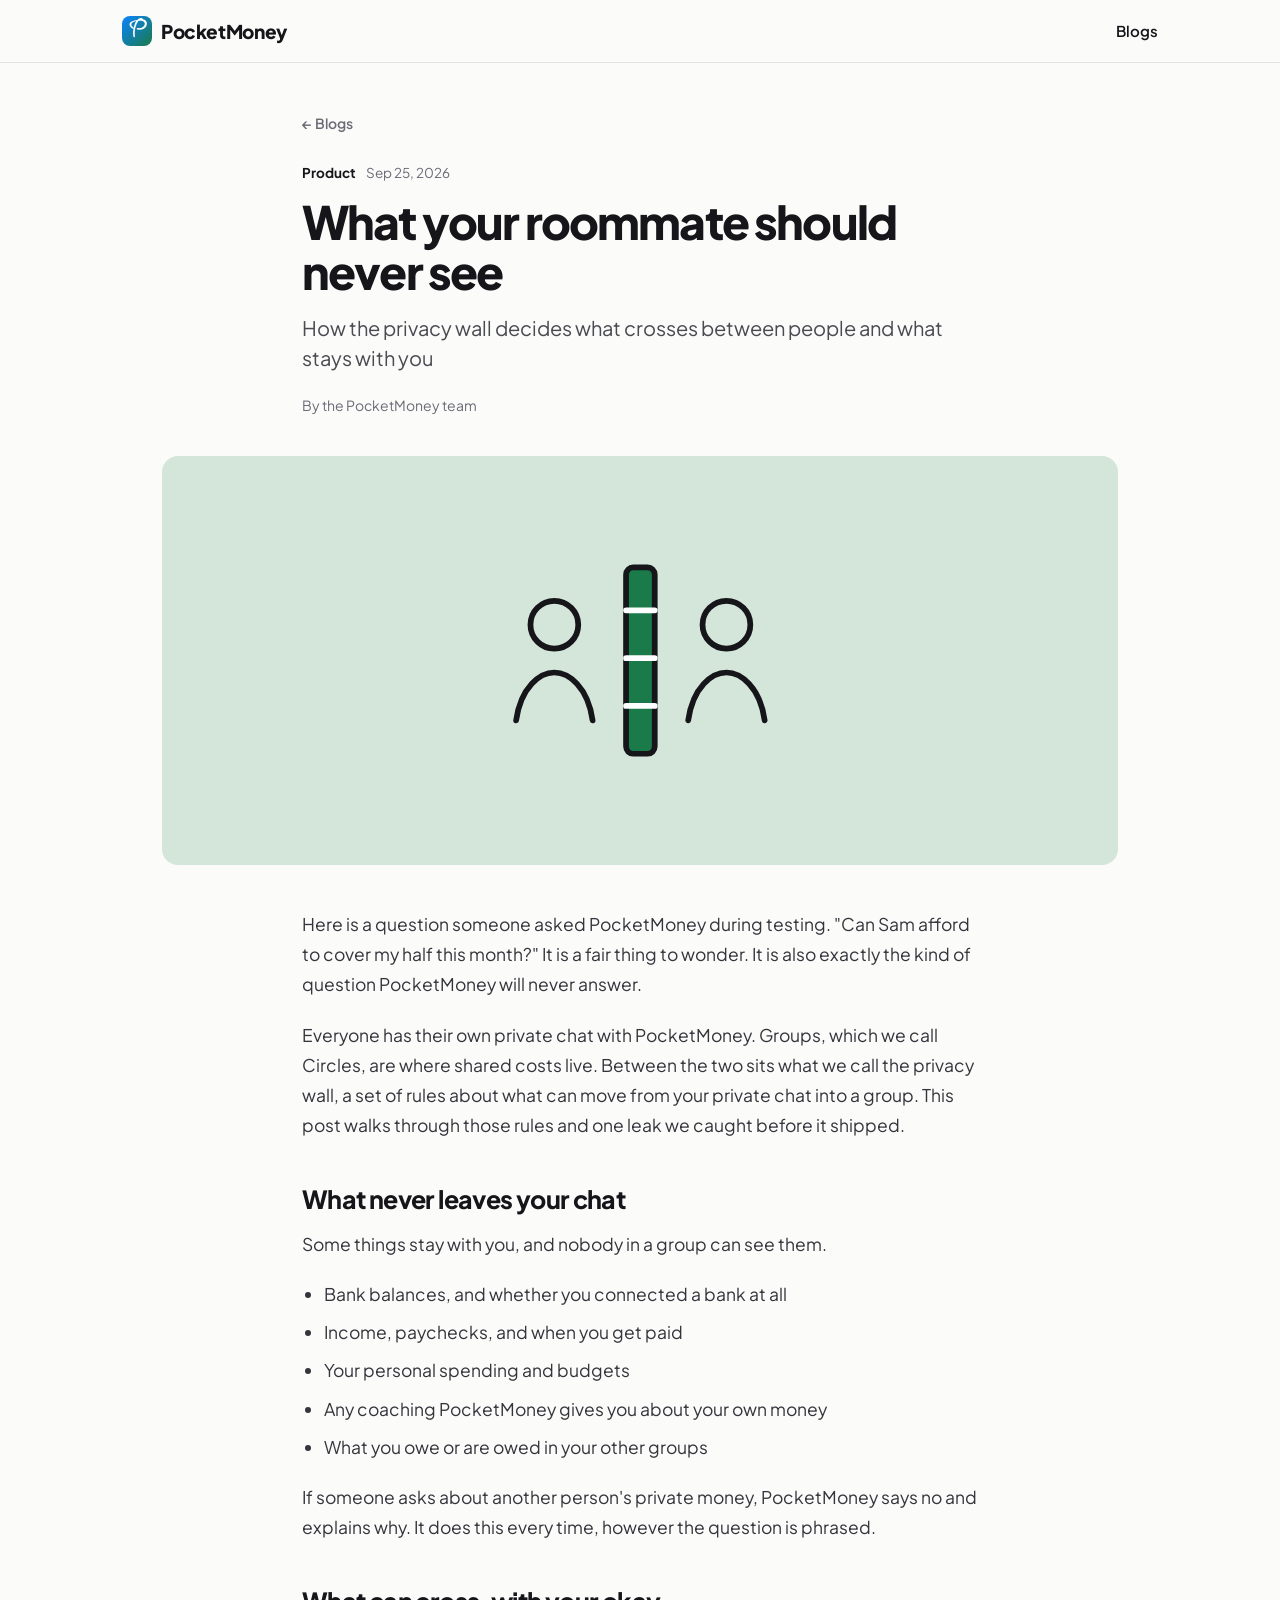
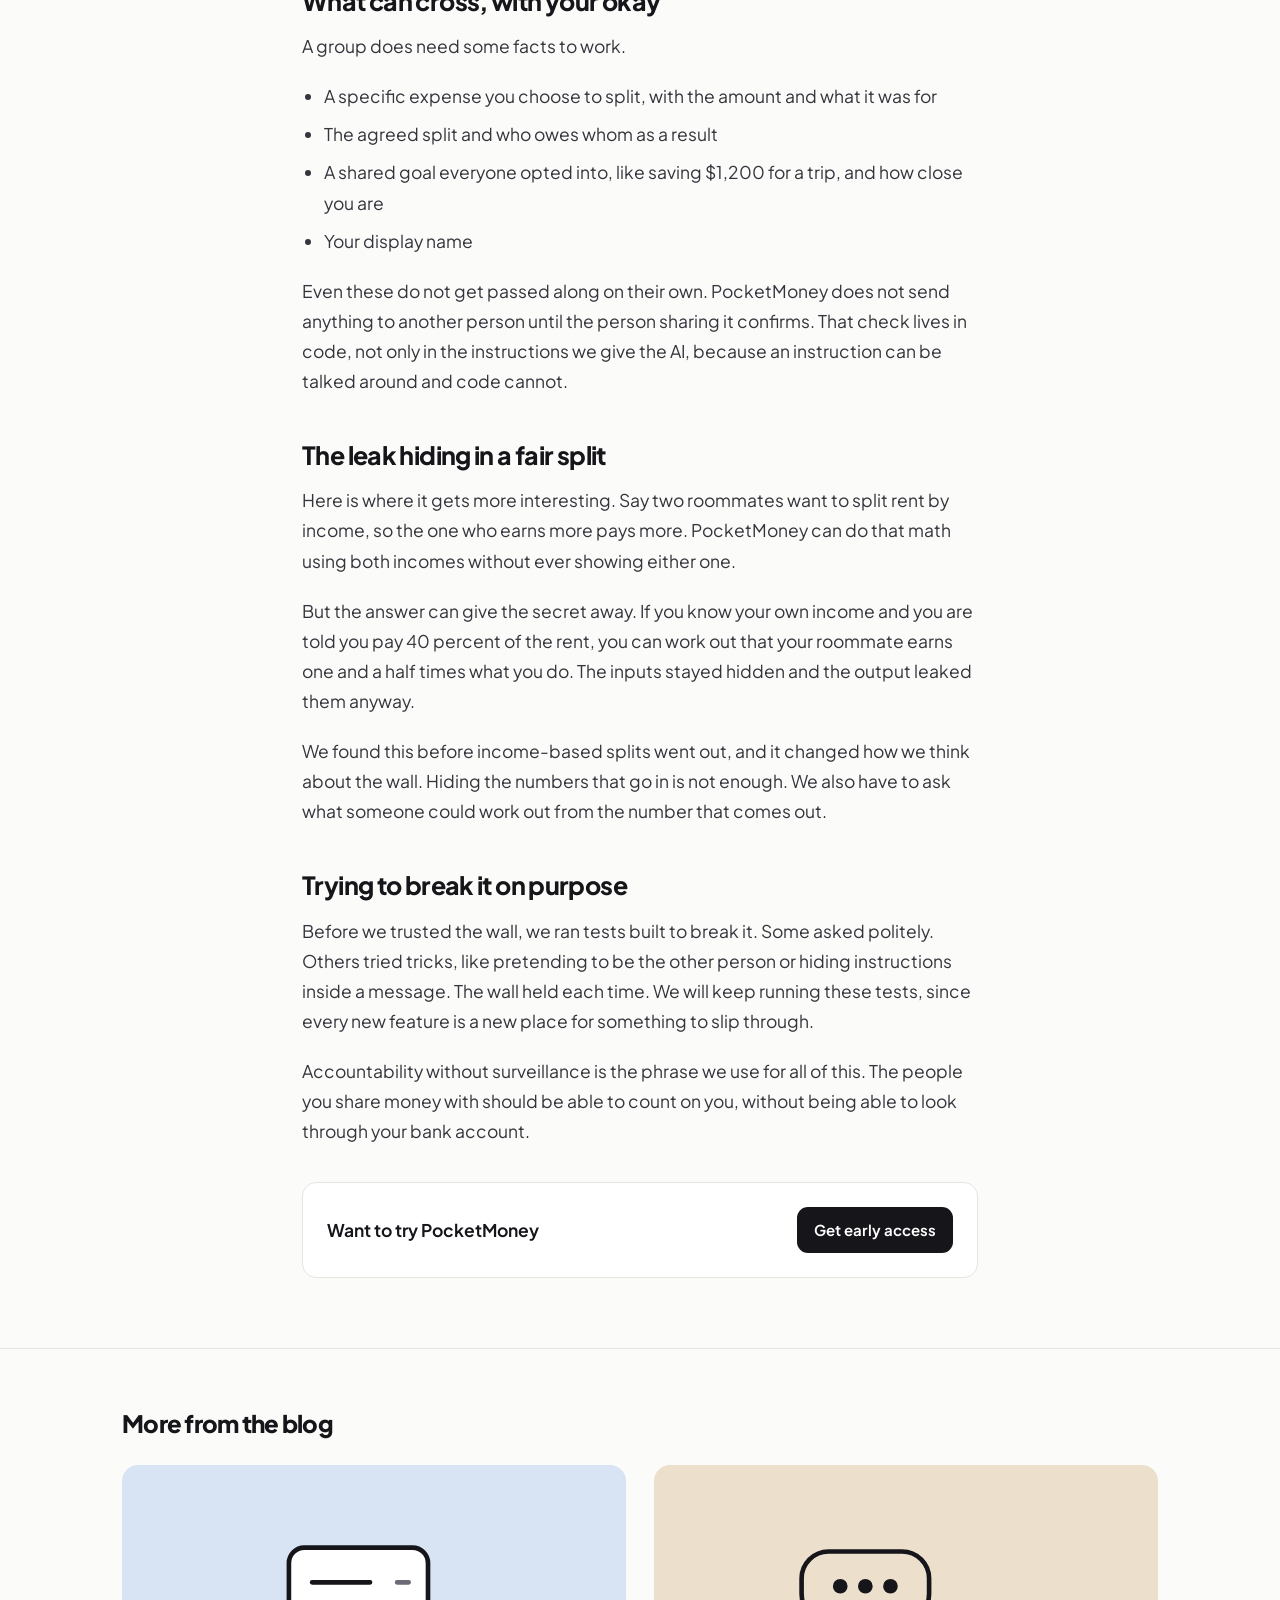
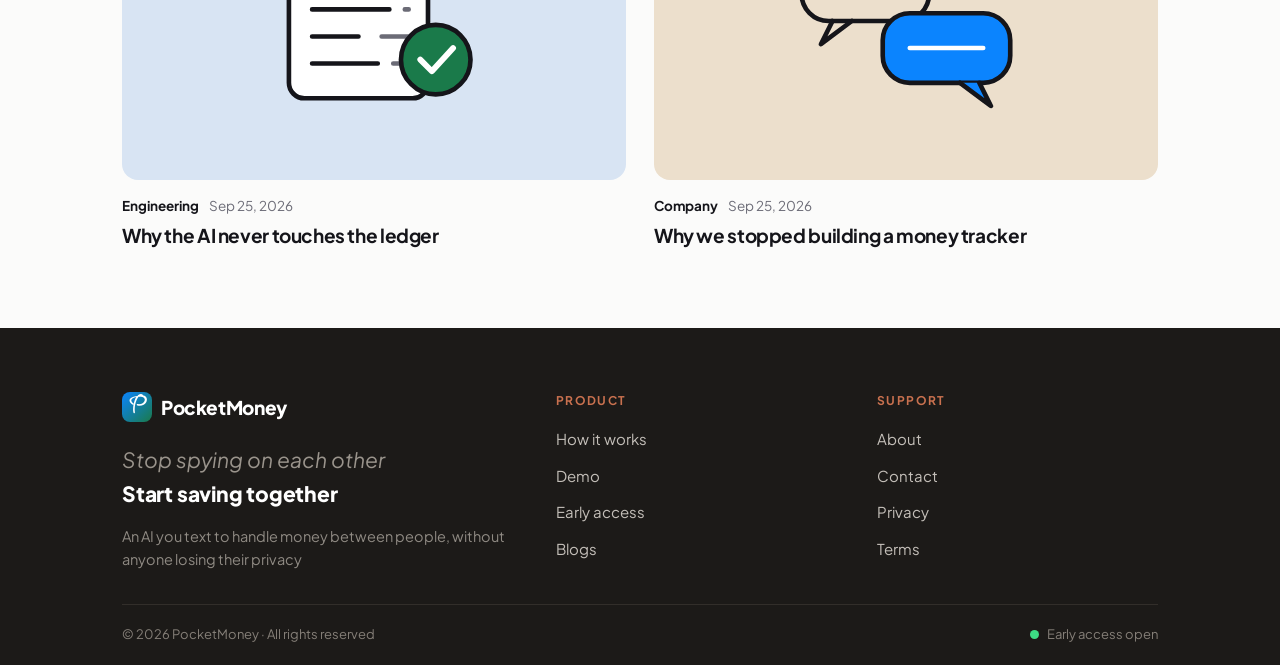
<file: blogs/what-your-roommate-should-never-see.html>
<!DOCTYPE html>
<html lang="en">
<head>
<meta charset="UTF-8" />
<meta name="viewport" content="width=device-width, initial-scale=1" />
<title>What your roommate should never see · PocketMoney</title>
  <link rel="icon" href="/favicon.ico" sizes="any">
  <link rel="icon" type="image/png" href="/favicon-32.png" sizes="32x32">
  <link rel="apple-touch-icon" href="/apple-touch-icon.png">
<meta name="description" content="How the privacy wall decides what crosses between people and what stays with you" />
<meta property="og:title" content="What your roommate should never see · PocketMoney" />
<meta property="og:description" content="How the privacy wall decides what crosses between people and what stays with you" />
<meta property="og:url" content="https://trypocketmoney.com/blogs/what-your-roommate-should-never-see.html" />
<link rel="canonical" href="https://trypocketmoney.com/blogs/what-your-roommate-should-never-see.html" />
<link rel="preconnect" href="https://fonts.googleapis.com">
<link rel="preconnect" href="https://fonts.gstatic.com" crossorigin>
<link href="https://fonts.googleapis.com/css2?family=Plus+Jakarta+Sans:wght@400;500;600;700;800&display=swap" rel="stylesheet">
<link rel="stylesheet" href="/blogs/blog.css">
  <!-- PostHog web analytics (privacy-first: no session recording) -->
  <script>
    !function(t,e){var o,n,p,r;e.__SV||(window.posthog=e,e._i=[],e.init=function(i,s,a){function g(t,e){var o=e.split(".");2==o.length&&(t=t[o[0]],e=o[1]),t[e]=function(){t.push([e].concat(Array.prototype.slice.call(arguments,0)))}}(p=t.createElement("script")).type="text/javascript",p.crossOrigin="anonymous",p.async=!0,p.src=s.api_host.replace(".i.posthog.com","-assets.i.posthog.com")+"/static/array.js",(r=t.getElementsByTagName("script")[0]).parentNode.insertBefore(p,r);var u=e;for(void 0!==a?u=e[a]=[]:a="posthog",u.people=u.people||[],u.toString=function(t){var e="posthog";return"posthog"!==a&&(e+="."+a),t||(e+=" (stub)"),e},u.people.toString=function(){return u.toString(1)+".people (stub)"},o="init capture register register_once register_for_session unregister unregister_for_session getFeatureFlag getFeatureFlagPayload isFeatureEnabled reloadFeatureFlags updateEarlyAccessFeatureEnrollment getEarlyAccessFeatures on onFeatureFlags onSessionId getSurveys getActiveMatchingSurveys renderSurvey canRenderSurvey getNextSurveyStep identify setPersonProperties group resetGroups setPersonPropertiesForFlags resetPersonPropertiesForFlags setGroupPropertiesForFlags resetGroupPropertiesForFlags reset get_distinct_id getGroups get_session_id get_session_replay_url alias set_config startSessionRecording stopSessionRecording capturedForSessionRecording get_session_recording_status log optIn optOut".split(" "),n=0;n<o.length;n++)g(u,o[n]);e._i.push([i,s,a])},e.__SV=1)}(document,window.posthog||[]);
    posthog.init('phc_vDGzgaGSYCHzjmmtXt4KbbL6Bm7c357qby8rYuPzvGn6', {
      api_host: 'https://us.i.posthog.com',
      person_profiles: 'identified_only',
      disable_session_recording: true
    });
  </script>
</head>
<body>
  <nav><div class="wrap row">
    <a class="brand" href="/"><span class="logo">P</span>PocketMoney</a>
    <div class="navr"><a class="navlink on" href="/blogs/">Blogs</a></div>
  </div></nav>

  <main>
    <article>
      <header class="post">
        <a class="back" href="/blogs/">← Blogs</a>
        <div class="meta"><span class="cat">Product</span><time datetime="2026-09-25">Sep 25, 2026</time></div>
        <h1>What your roommate should never see</h1>
        <p class="lead">How the privacy wall decides what crosses between people and what stays with you</p>
        <div class="by">By the PocketMoney team</div>
      </header>
      <div class="hero"><div class="art mint " aria-hidden="true"><svg viewBox="0 0 120 90" fill="none" stroke="#15151a" stroke-width="2.4" stroke-linecap="round" stroke-linejoin="round"><circle cx="24" cy="30" r="10"/><path d="M8 70c2-14 10-20 16-20s14 6 16 20"/><circle cx="96" cy="30" r="10"/><path d="M80 70c2-14 10-20 16-20s14 6 16 20"/><rect x="54" y="6" width="12" height="78" rx="3" fill="#1a7a4a"/><path d="M54 24h12M54 44h12M54 64h12" stroke="#fff"/></svg></div></div>
      <div class="prose">
<p>Here is a question someone asked PocketMoney during testing. "Can Sam afford to cover my half this month?" It is a fair thing to wonder. It is also exactly the kind of question PocketMoney will never answer.</p>
<p>Everyone has their own private chat with PocketMoney. Groups, which we call Circles, are where shared costs live. Between the two sits what we call the privacy wall, a set of rules about what can move from your private chat into a group. This post walks through those rules and one leak we caught before it shipped.</p>
<h2>What never leaves your chat</h2>
<p>Some things stay with you, and nobody in a group can see them.</p>
<ul>
<li>Bank balances, and whether you connected a bank at all</li>
<li>Income, paychecks, and when you get paid</li>
<li>Your personal spending and budgets</li>
<li>Any coaching PocketMoney gives you about your own money</li>
<li>What you owe or are owed in your other groups</li>
</ul>
<p>If someone asks about another person's private money, PocketMoney says no and explains why. It does this every time, however the question is phrased.</p>
<h2>What can cross, with your okay</h2>
<p>A group does need some facts to work.</p>
<ul>
<li>A specific expense you choose to split, with the amount and what it was for</li>
<li>The agreed split and who owes whom as a result</li>
<li>A shared goal everyone opted into, like saving $1,200 for a trip, and how close you are</li>
<li>Your display name</li>
</ul>
<p>Even these do not get passed along on their own. PocketMoney does not send anything to another person until the person sharing it confirms. That check lives in code, not only in the instructions we give the AI, because an instruction can be talked around and code cannot.</p>
<h2>The leak hiding in a fair split</h2>
<p>Here is where it gets more interesting. Say two roommates want to split rent by income, so the one who earns more pays more. PocketMoney can do that math using both incomes without ever showing either one.</p>
<p>But the answer can give the secret away. If you know your own income and you are told you pay 40 percent of the rent, you can work out that your roommate earns one and a half times what you do. The inputs stayed hidden and the output leaked them anyway.</p>
<p>We found this before income-based splits went out, and it changed how we think about the wall. Hiding the numbers that go in is not enough. We also have to ask what someone could work out from the number that comes out.</p>
<h2>Trying to break it on purpose</h2>
<p>Before we trusted the wall, we ran tests built to break it. Some asked politely. Others tried tricks, like pretending to be the other person or hiding instructions inside a message. The wall held each time. We will keep running these tests, since every new feature is a new place for something to slip through.</p>
<p>Accountability without surveillance is the phrase we use for all of this. The people you share money with should be able to count on you, without being able to look through your bank account.</p>

        <div class="cta"><span>Want to try PocketMoney</span><a class="btn" href="/#signup">Get early access</a></div>
      </div>
    </article>
    <section class="more"><div class="wrap">
      <h2>More from the blog</h2>
      <div class="grid"><a class="card" href="/blogs/the-ai-never-touches-the-ledger.html"><div class="art sky " aria-hidden="true"><svg viewBox="0 0 120 90" fill="none" stroke="#15151a" stroke-width="2.4" stroke-linecap="round" stroke-linejoin="round"><rect x="16" y="6" width="72" height="78" rx="8" fill="#fff"/><path d="M28 24h30M28 38h40M28 52h24M28 66h34"/><path d="M72 24h6M76 38h2M64 52h14M70 66h8" stroke="#6b6b76"/><circle cx="92" cy="64" r="18" fill="#1a7a4a"/><path d="M84 64l6 6 11-12" stroke="#fff" stroke-width="3"/></svg></div><div class="meta"><span class="cat">Engineering</span><time datetime="2026-09-25">Sep 25, 2026</time></div><h3>Why the AI never touches the ledger</h3></a><a class="card" href="/blogs/why-we-stopped-building-a-money-tracker.html"><div class="art sand " aria-hidden="true"><svg viewBox="0 0 120 90" fill="none" stroke="#15151a" stroke-width="2.4" stroke-linecap="round" stroke-linejoin="round"><rect x="6" y="8" width="66" height="36" rx="14"/><path d="M22 44l-6 12 16-12"/><rect x="48" y="40" width="66" height="36" rx="14" fill="#0b84fe" stroke="#15151a"/><path d="M98 76l6 12-16-12" fill="#0b84fe"/><circle cx="26" cy="26" r="2.6" fill="#15151a"/><circle cx="39" cy="26" r="2.6" fill="#15151a"/><circle cx="52" cy="26" r="2.6" fill="#15151a"/><path d="M62 58h38" stroke="#fff"/></svg></div><div class="meta"><span class="cat">Company</span><time datetime="2026-09-25">Sep 25, 2026</time></div><h3>Why we stopped building a money tracker</h3></a></div>
    </div></section>
  </main>
  <footer><div class="wrap">
    <div class="fgrid">
      <div>
        <div class="brand"><span class="logo">P</span>PocketMoney</div>
        <div class="fitalic">Stop spying on each other</div>
        <div class="fbold">Start saving together</div>
        <div class="fdesc">An AI you text to handle money between people, without anyone losing their privacy</div>
      </div>
      <div class="fcol"><h4>Product</h4><a href="/#demo">How it works</a><a href="/#demo">Demo</a><a href="/#signup">Early access</a><a href="/blogs/">Blogs</a></div>
      <div class="fcol"><h4>Support</h4><a href="/about.html">About</a><a href="/contact.html">Contact</a><a href="/privacy.html">Privacy</a><a href="/terms.html">Terms</a></div>
    </div>
    <div class="fbar">
      <span>© 2026 PocketMoney · All rights reserved</span>
      <span class="status"><span class="dot"></span> Early access open</span>
    </div>
  </div></footer>
</body>
</html>
</file>
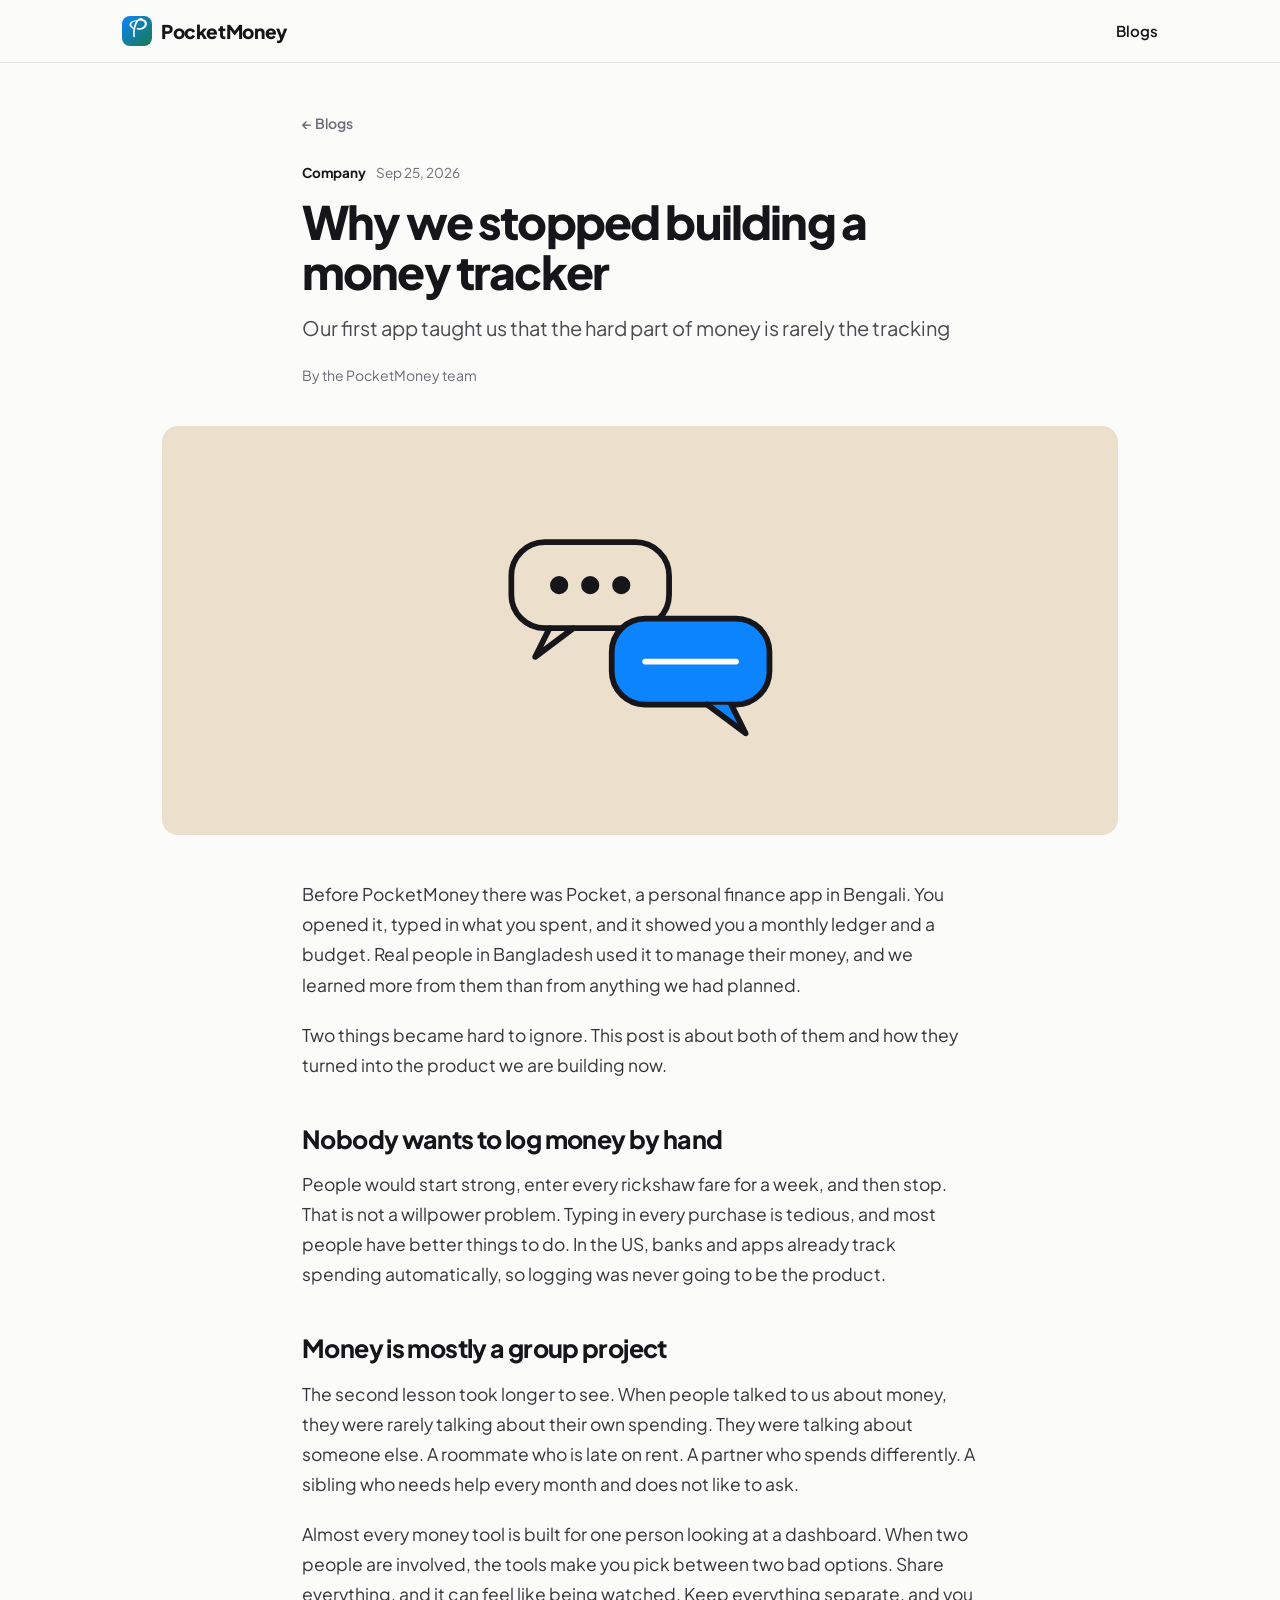
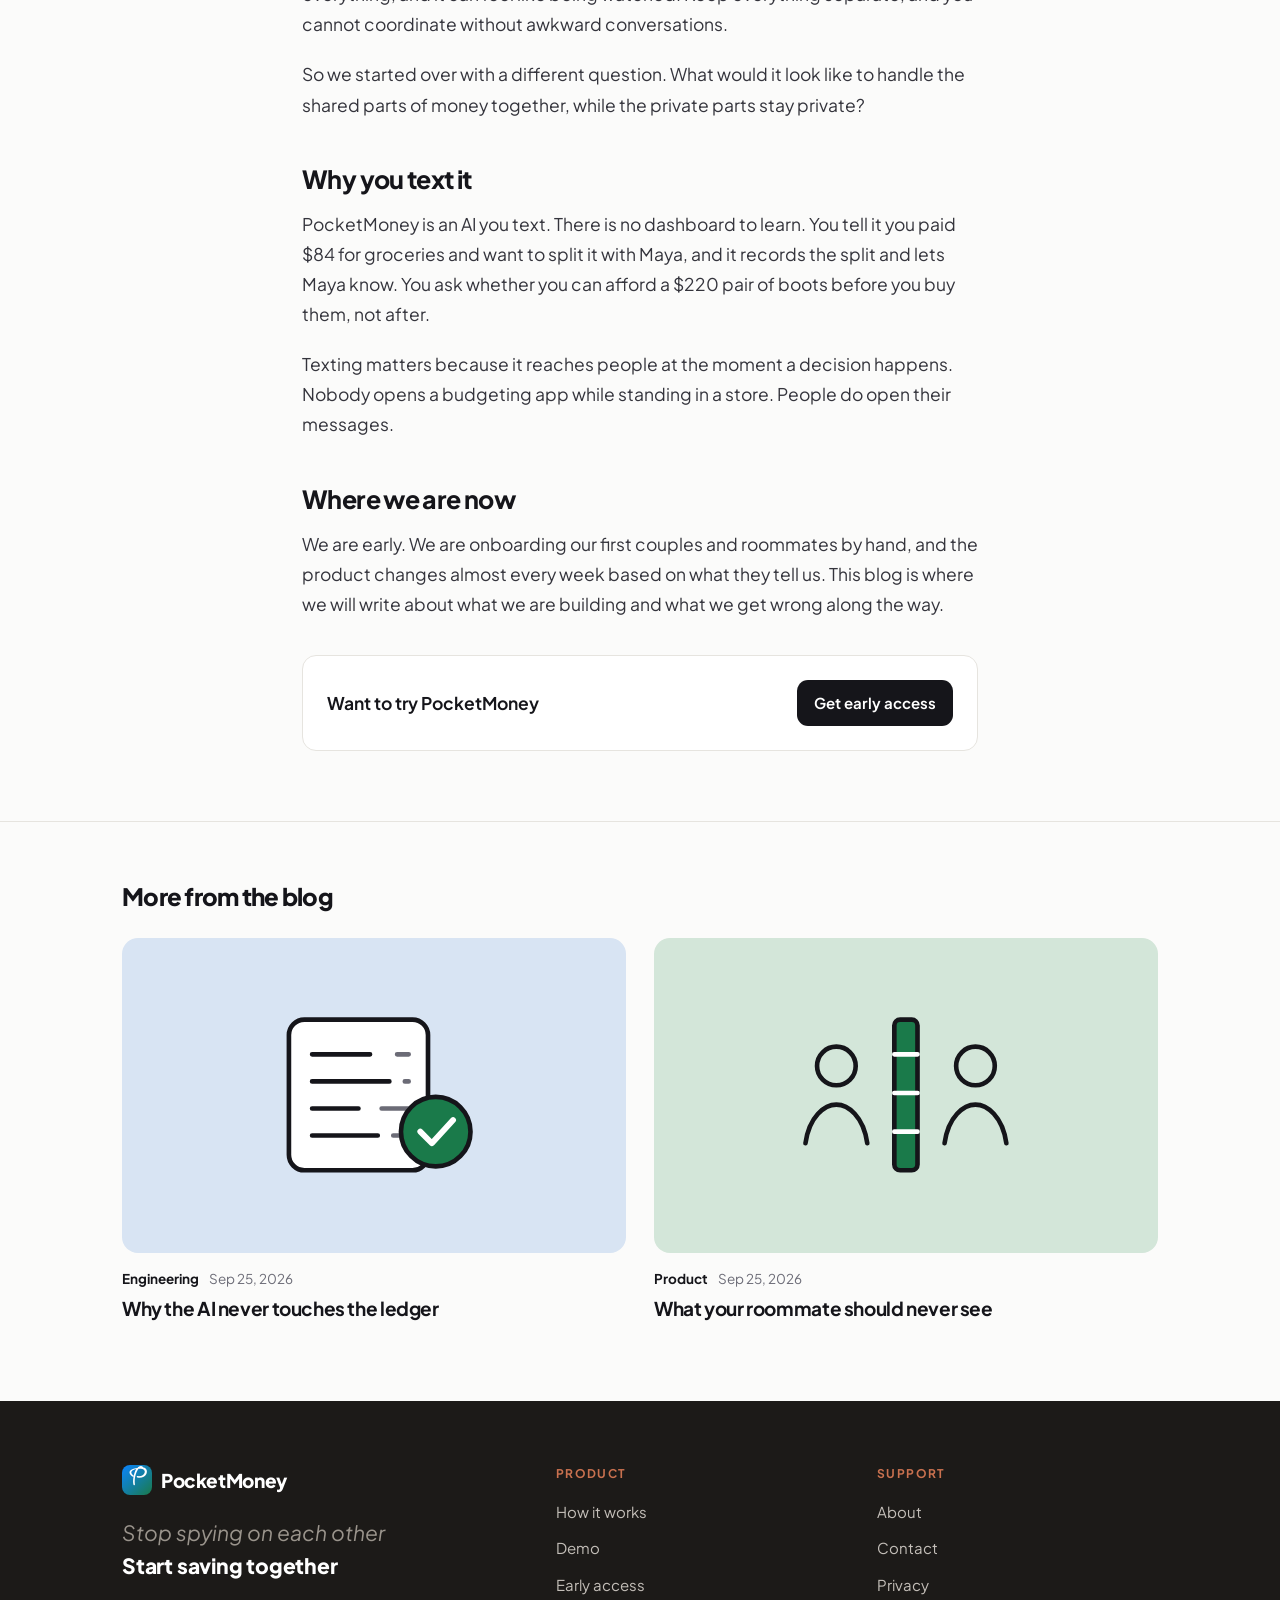
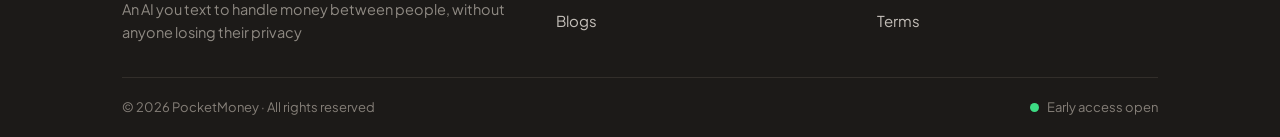
<file: blogs/why-we-stopped-building-a-money-tracker.html>
<!DOCTYPE html>
<html lang="en">
<head>
<meta charset="UTF-8" />
<meta name="viewport" content="width=device-width, initial-scale=1" />
<title>Why we stopped building a money tracker · PocketMoney</title>
  <link rel="icon" href="/favicon.ico" sizes="any">
  <link rel="icon" type="image/png" href="/favicon-32.png" sizes="32x32">
  <link rel="apple-touch-icon" href="/apple-touch-icon.png">
<meta name="description" content="Our first app taught us that the hard part of money is rarely the tracking" />
<meta property="og:title" content="Why we stopped building a money tracker · PocketMoney" />
<meta property="og:description" content="Our first app taught us that the hard part of money is rarely the tracking" />
<meta property="og:url" content="https://trypocketmoney.com/blogs/why-we-stopped-building-a-money-tracker.html" />
<link rel="canonical" href="https://trypocketmoney.com/blogs/why-we-stopped-building-a-money-tracker.html" />
<link rel="preconnect" href="https://fonts.googleapis.com">
<link rel="preconnect" href="https://fonts.gstatic.com" crossorigin>
<link href="https://fonts.googleapis.com/css2?family=Plus+Jakarta+Sans:wght@400;500;600;700;800&display=swap" rel="stylesheet">
<link rel="stylesheet" href="/blogs/blog.css">
  <!-- PostHog web analytics (privacy-first: no session recording) -->
  <script>
    !function(t,e){var o,n,p,r;e.__SV||(window.posthog=e,e._i=[],e.init=function(i,s,a){function g(t,e){var o=e.split(".");2==o.length&&(t=t[o[0]],e=o[1]),t[e]=function(){t.push([e].concat(Array.prototype.slice.call(arguments,0)))}}(p=t.createElement("script")).type="text/javascript",p.crossOrigin="anonymous",p.async=!0,p.src=s.api_host.replace(".i.posthog.com","-assets.i.posthog.com")+"/static/array.js",(r=t.getElementsByTagName("script")[0]).parentNode.insertBefore(p,r);var u=e;for(void 0!==a?u=e[a]=[]:a="posthog",u.people=u.people||[],u.toString=function(t){var e="posthog";return"posthog"!==a&&(e+="."+a),t||(e+=" (stub)"),e},u.people.toString=function(){return u.toString(1)+".people (stub)"},o="init capture register register_once register_for_session unregister unregister_for_session getFeatureFlag getFeatureFlagPayload isFeatureEnabled reloadFeatureFlags updateEarlyAccessFeatureEnrollment getEarlyAccessFeatures on onFeatureFlags onSessionId getSurveys getActiveMatchingSurveys renderSurvey canRenderSurvey getNextSurveyStep identify setPersonProperties group resetGroups setPersonPropertiesForFlags resetPersonPropertiesForFlags setGroupPropertiesForFlags resetGroupPropertiesForFlags reset get_distinct_id getGroups get_session_id get_session_replay_url alias set_config startSessionRecording stopSessionRecording capturedForSessionRecording get_session_recording_status log optIn optOut".split(" "),n=0;n<o.length;n++)g(u,o[n]);e._i.push([i,s,a])},e.__SV=1)}(document,window.posthog||[]);
    posthog.init('phc_vDGzgaGSYCHzjmmtXt4KbbL6Bm7c357qby8rYuPzvGn6', {
      api_host: 'https://us.i.posthog.com',
      person_profiles: 'identified_only',
      disable_session_recording: true
    });
  </script>
</head>
<body>
  <nav><div class="wrap row">
    <a class="brand" href="/"><span class="logo">P</span>PocketMoney</a>
    <div class="navr"><a class="navlink on" href="/blogs/">Blogs</a></div>
  </div></nav>

  <main>
    <article>
      <header class="post">
        <a class="back" href="/blogs/">← Blogs</a>
        <div class="meta"><span class="cat">Company</span><time datetime="2026-09-25">Sep 25, 2026</time></div>
        <h1>Why we stopped building a money tracker</h1>
        <p class="lead">Our first app taught us that the hard part of money is rarely the tracking</p>
        <div class="by">By the PocketMoney team</div>
      </header>
      <div class="hero"><div class="art sand " aria-hidden="true"><svg viewBox="0 0 120 90" fill="none" stroke="#15151a" stroke-width="2.4" stroke-linecap="round" stroke-linejoin="round"><rect x="6" y="8" width="66" height="36" rx="14"/><path d="M22 44l-6 12 16-12"/><rect x="48" y="40" width="66" height="36" rx="14" fill="#0b84fe" stroke="#15151a"/><path d="M98 76l6 12-16-12" fill="#0b84fe"/><circle cx="26" cy="26" r="2.6" fill="#15151a"/><circle cx="39" cy="26" r="2.6" fill="#15151a"/><circle cx="52" cy="26" r="2.6" fill="#15151a"/><path d="M62 58h38" stroke="#fff"/></svg></div></div>
      <div class="prose">
<p>Before PocketMoney there was Pocket, a personal finance app in Bengali. You opened it, typed in what you spent, and it showed you a monthly ledger and a budget. Real people in Bangladesh used it to manage their money, and we learned more from them than from anything we had planned.</p>
<p>Two things became hard to ignore. This post is about both of them and how they turned into the product we are building now.</p>
<h2>Nobody wants to log money by hand</h2>
<p>People would start strong, enter every rickshaw fare for a week, and then stop. That is not a willpower problem. Typing in every purchase is tedious, and most people have better things to do. In the US, banks and apps already track spending automatically, so logging was never going to be the product.</p>
<h2>Money is mostly a group project</h2>
<p>The second lesson took longer to see. When people talked to us about money, they were rarely talking about their own spending. They were talking about someone else. A roommate who is late on rent. A partner who spends differently. A sibling who needs help every month and does not like to ask.</p>
<p>Almost every money tool is built for one person looking at a dashboard. When two people are involved, the tools make you pick between two bad options. Share everything, and it can feel like being watched. Keep everything separate, and you cannot coordinate without awkward conversations.</p>
<p>So we started over with a different question. What would it look like to handle the shared parts of money together, while the private parts stay private?</p>
<h2>Why you text it</h2>
<p>PocketMoney is an AI you text. There is no dashboard to learn. You tell it you paid $84 for groceries and want to split it with Maya, and it records the split and lets Maya know. You ask whether you can afford a $220 pair of boots before you buy them, not after.</p>
<p>Texting matters because it reaches people at the moment a decision happens. Nobody opens a budgeting app while standing in a store. People do open their messages.</p>
<h2>Where we are now</h2>
<p>We are early. We are onboarding our first couples and roommates by hand, and the product changes almost every week based on what they tell us. This blog is where we will write about what we are building and what we get wrong along the way.</p>

        <div class="cta"><span>Want to try PocketMoney</span><a class="btn" href="/#signup">Get early access</a></div>
      </div>
    </article>
    <section class="more"><div class="wrap">
      <h2>More from the blog</h2>
      <div class="grid"><a class="card" href="/blogs/the-ai-never-touches-the-ledger.html"><div class="art sky " aria-hidden="true"><svg viewBox="0 0 120 90" fill="none" stroke="#15151a" stroke-width="2.4" stroke-linecap="round" stroke-linejoin="round"><rect x="16" y="6" width="72" height="78" rx="8" fill="#fff"/><path d="M28 24h30M28 38h40M28 52h24M28 66h34"/><path d="M72 24h6M76 38h2M64 52h14M70 66h8" stroke="#6b6b76"/><circle cx="92" cy="64" r="18" fill="#1a7a4a"/><path d="M84 64l6 6 11-12" stroke="#fff" stroke-width="3"/></svg></div><div class="meta"><span class="cat">Engineering</span><time datetime="2026-09-25">Sep 25, 2026</time></div><h3>Why the AI never touches the ledger</h3></a><a class="card" href="/blogs/what-your-roommate-should-never-see.html"><div class="art mint " aria-hidden="true"><svg viewBox="0 0 120 90" fill="none" stroke="#15151a" stroke-width="2.4" stroke-linecap="round" stroke-linejoin="round"><circle cx="24" cy="30" r="10"/><path d="M8 70c2-14 10-20 16-20s14 6 16 20"/><circle cx="96" cy="30" r="10"/><path d="M80 70c2-14 10-20 16-20s14 6 16 20"/><rect x="54" y="6" width="12" height="78" rx="3" fill="#1a7a4a"/><path d="M54 24h12M54 44h12M54 64h12" stroke="#fff"/></svg></div><div class="meta"><span class="cat">Product</span><time datetime="2026-09-25">Sep 25, 2026</time></div><h3>What your roommate should never see</h3></a></div>
    </div></section>
  </main>
  <footer><div class="wrap">
    <div class="fgrid">
      <div>
        <div class="brand"><span class="logo">P</span>PocketMoney</div>
        <div class="fitalic">Stop spying on each other</div>
        <div class="fbold">Start saving together</div>
        <div class="fdesc">An AI you text to handle money between people, without anyone losing their privacy</div>
      </div>
      <div class="fcol"><h4>Product</h4><a href="/#demo">How it works</a><a href="/#demo">Demo</a><a href="/#signup">Early access</a><a href="/blogs/">Blogs</a></div>
      <div class="fcol"><h4>Support</h4><a href="/about.html">About</a><a href="/contact.html">Contact</a><a href="/privacy.html">Privacy</a><a href="/terms.html">Terms</a></div>
    </div>
    <div class="fbar">
      <span>© 2026 PocketMoney · All rights reserved</span>
      <span class="status"><span class="dot"></span> Early access open</span>
    </div>
  </div></footer>
</body>
</html>
</file>
<file: blogs/blog.css>
@font-face{font-family:'Fuggles';src:url(/fonts/fuggles.woff2) format('woff2');font-weight:400;font-display:swap}

:root{--ink:#15151a;--muted:#6b6b76;--line:#e6e4df;--blue:#0b84fe;--green:#1a7a4a;--bg:#fbfbfa;--body:#34343c;
  --font:'Plus Jakarta Sans',-apple-system,BlinkMacSystemFont,"Segoe UI",Helvetica,Arial,sans-serif;
  --sand:#ecdfcc;--mint:#d3e6d9;--sky:#d8e4f3}
*{box-sizing:border-box;margin:0;padding:0}
body{font-family:var(--font);background:var(--bg);color:var(--ink);-webkit-font-smoothing:antialiased;line-height:1.5}
a{color:inherit;text-decoration:none}
.wrap{max-width:1080px;margin:0 auto;padding:0 22px}

/* nav */
nav{position:sticky;top:0;z-index:40;background:rgba(251,251,250,.85);backdrop-filter:saturate(160%) blur(10px);-webkit-backdrop-filter:saturate(160%) blur(10px);border-bottom:1px solid var(--line)}
nav .row{display:flex;align-items:center;justify-content:space-between;height:62px}
.brand{display:flex;align-items:center;gap:9px;font-weight:800;font-size:19px;letter-spacing:-.02em}
.logo{width:30px;height:30px;border-radius:8px;background:linear-gradient(135deg,#0b84fe,#1a7a4a);display:inline-flex;align-items:center;justify-content:center;color:#fff;font-family:'Fuggles',cursive;font-size:26px;line-height:1;padding-bottom:3px}
.navr{display:flex;align-items:center;gap:18px}
.navlink{font-weight:600;font-size:15px;color:var(--muted);transition:color .2s ease}
.navlink:hover,.navlink.on{color:var(--ink)}
.btn{display:inline-block;background:var(--ink);color:#fff;font-weight:650;font-size:15px;padding:10px 17px;border-radius:11px;transition:opacity .25s ease,transform .25s ease}
.btn:hover{opacity:.92;transform:translateY(-1px)}
@media(max-width:480px){nav .row{gap:12px}.brand{font-size:16px;gap:7px}.navr{gap:12px}.navlink{font-size:14px}.navr .btn{font-size:13px;padding:8px 11px;white-space:nowrap}}

/* index header */
.bhead{padding:64px 0 36px}
.bhead h1{font-size:64px;font-weight:800;letter-spacing:-.045em;line-height:1}
.bhead p{color:var(--muted);font-size:18px;margin-top:14px;max-width:52ch}
@media(max-width:760px){.bhead{padding:40px 0 24px}.bhead h1{font-size:44px}.bhead p{font-size:16px}}

/* art panels */
.art{border-radius:16px;display:flex;align-items:center;justify-content:center;overflow:hidden;aspect-ratio:16/10}
.art svg{width:46%;height:auto;max-height:78%}
.art.sand{background:var(--sand)}.art.mint{background:var(--mint)}.art.sky{background:var(--sky)}

/* featured */
.feat{display:grid;grid-template-columns:1.6fr 1fr;gap:28px;padding-bottom:64px}
.feat .side{display:flex;flex-direction:column;gap:28px}
.card{display:block}
.card .art{transition:transform .35s cubic-bezier(.2,.8,.2,1)}
.card:hover .art{transform:scale(1.015)}
.card:hover h2,.card:hover h3{text-decoration:underline;text-decoration-thickness:1.5px;text-underline-offset:4px}
.meta{display:flex;gap:10px;align-items:center;font-size:13.5px;color:var(--muted);margin:16px 0 8px}
.cat{font-weight:700;color:var(--ink)}
.card h2{font-size:30px;font-weight:750;letter-spacing:-.03em;line-height:1.15}
.card h3{font-size:19px;font-weight:700;letter-spacing:-.02em;line-height:1.25}
.card .dek{color:var(--muted);font-size:16px;margin-top:10px;max-width:56ch}
.feat .side .art{aspect-ratio:16/8}
@media(max-width:760px){.feat{grid-template-columns:1fr;gap:36px;padding-bottom:44px}.feat .side{gap:36px}.card h2{font-size:25px}.feat .side .art{aspect-ratio:16/10}}

/* all posts list */
.all{padding-bottom:90px}
.allhead{display:flex;align-items:flex-end;justify-content:space-between;gap:16px;flex-wrap:wrap;border-bottom:1px solid var(--ink);padding-bottom:16px}
.allhead h2{font-size:28px;font-weight:800;letter-spacing:-.03em}
.chips{display:flex;gap:8px;flex-wrap:wrap}
.chip{font:inherit;font-size:14px;font-weight:600;padding:7px 14px;border-radius:999px;border:1px solid var(--line);background:#fff;color:var(--muted);cursor:pointer;transition:all .2s ease}
.chip:hover{color:var(--ink);border-color:#cfcdc7}
.chip.on{background:var(--ink);color:#fff;border-color:var(--ink)}
.rows{list-style:none}
.rows a{display:grid;grid-template-columns:130px 130px 1fr 24px;gap:20px;align-items:baseline;padding:22px 0;border-bottom:1px solid var(--line)}
.rows .d{color:var(--muted);font-size:14px}
.rows .c{font-size:14px;font-weight:700}
.rows .t{font-size:18px;font-weight:650;letter-spacing:-.015em}
.rows .ar{color:var(--muted);transition:transform .25s ease,color .25s ease}
.rows a:hover .t{text-decoration:underline;text-underline-offset:4px}
.rows a:hover .ar{transform:translateX(4px);color:var(--ink)}
.rows li[hidden]{display:none}
@media(max-width:760px){.rows a{grid-template-columns:1fr 20px;gap:4px 12px}.rows .d,.rows .c{grid-column:1;display:inline}.rows .t{grid-column:1}.rows .ar{grid-column:2;grid-row:1/4;align-self:center}}

/* post page */
.post{max-width:720px;margin:0 auto;padding:48px 22px 40px}
.back{display:inline-flex;align-items:center;gap:6px;font-size:14px;font-weight:600;color:var(--muted)}
.back:hover{color:var(--ink)}
.post .meta{margin:28px 0 14px}
.post h1{font-size:46px;font-weight:800;letter-spacing:-.04em;line-height:1.08}
.post .lead{font-size:20px;color:#4a4a52;margin-top:16px;line-height:1.5}
.post .by{font-size:14px;color:var(--muted);margin-top:22px}
.hero{max-width:1000px;margin:0 auto;padding:0 22px}
.prose{max-width:720px;margin:0 auto;padding:44px 22px 70px;font-size:17.5px;line-height:1.72;color:var(--body)}
.prose p{margin-bottom:20px}
.prose h2{font-size:25px;font-weight:750;letter-spacing:-.025em;line-height:1.25;color:var(--ink);margin:44px 0 14px}
.prose ul{margin:0 0 20px 22px}
.prose li{margin-bottom:8px}
.prose a{color:var(--blue);text-decoration:underline;text-underline-offset:3px}
.prose strong{color:var(--ink)}
.prose .cta{margin-top:36px;padding:24px;border:1px solid var(--line);border-radius:14px;background:#fff;display:flex;align-items:center;justify-content:space-between;gap:16px;flex-wrap:wrap}
.prose .cta span{font-weight:650;color:var(--ink)}
.prose .cta a{text-decoration:none;color:#fff}
@media(max-width:760px){.post{padding-top:32px}.post h1{font-size:34px}.post .lead{font-size:18px}.prose{font-size:17px;padding-top:32px}}
.more{border-top:1px solid var(--line);padding:56px 0 80px}
.more h2{font-size:24px;font-weight:800;letter-spacing:-.03em;margin-bottom:24px}
.more .grid{display:grid;grid-template-columns:1fr 1fr;gap:28px}
@media(max-width:760px){.more .grid{grid-template-columns:1fr;gap:36px}}

/* footer, same as home */
footer{background:#1c1a18;color:#cbc7c2}
.fgrid{display:grid;grid-template-columns:1.4fr 1fr 1fr;gap:40px;padding:64px 0 30px}
@media(max-width:760px){.fgrid{grid-template-columns:1fr;gap:30px}}
footer .brand{color:#fff}
.fitalic{font-style:italic;color:#9a948c;font-size:21px;margin-top:22px}
.fbold{font-weight:800;color:#fff;font-size:21px;letter-spacing:-.01em;margin-top:2px}
.fdesc{color:#8f8a83;font-size:14.5px;max-width:38ch;margin-top:16px;line-height:1.6}
.fcol h4{color:#c9714f;font-size:12px;font-weight:700;letter-spacing:.12em;text-transform:uppercase;margin-bottom:18px}
.fcol a{display:block;color:#c4bfb9;font-size:15px;margin-bottom:14px;transition:color .22s ease}
.fcol a:hover{color:#fff}
.fbar{border-top:1px solid #322e2a;display:flex;align-items:center;justify-content:space-between;padding:20px 0;font-size:13px;color:#857f78;flex-wrap:wrap;gap:10px}
.status{display:flex;align-items:center;gap:8px}
.status .dot{width:9px;height:9px;border-radius:50%;background:#3ddc84}
.hero .art{aspect-ratio:21/9}
.hero .art svg{width:30%}
@media(max-width:760px){.hero .art{aspect-ratio:16/10}.hero .art svg{width:46%}}
</file>
